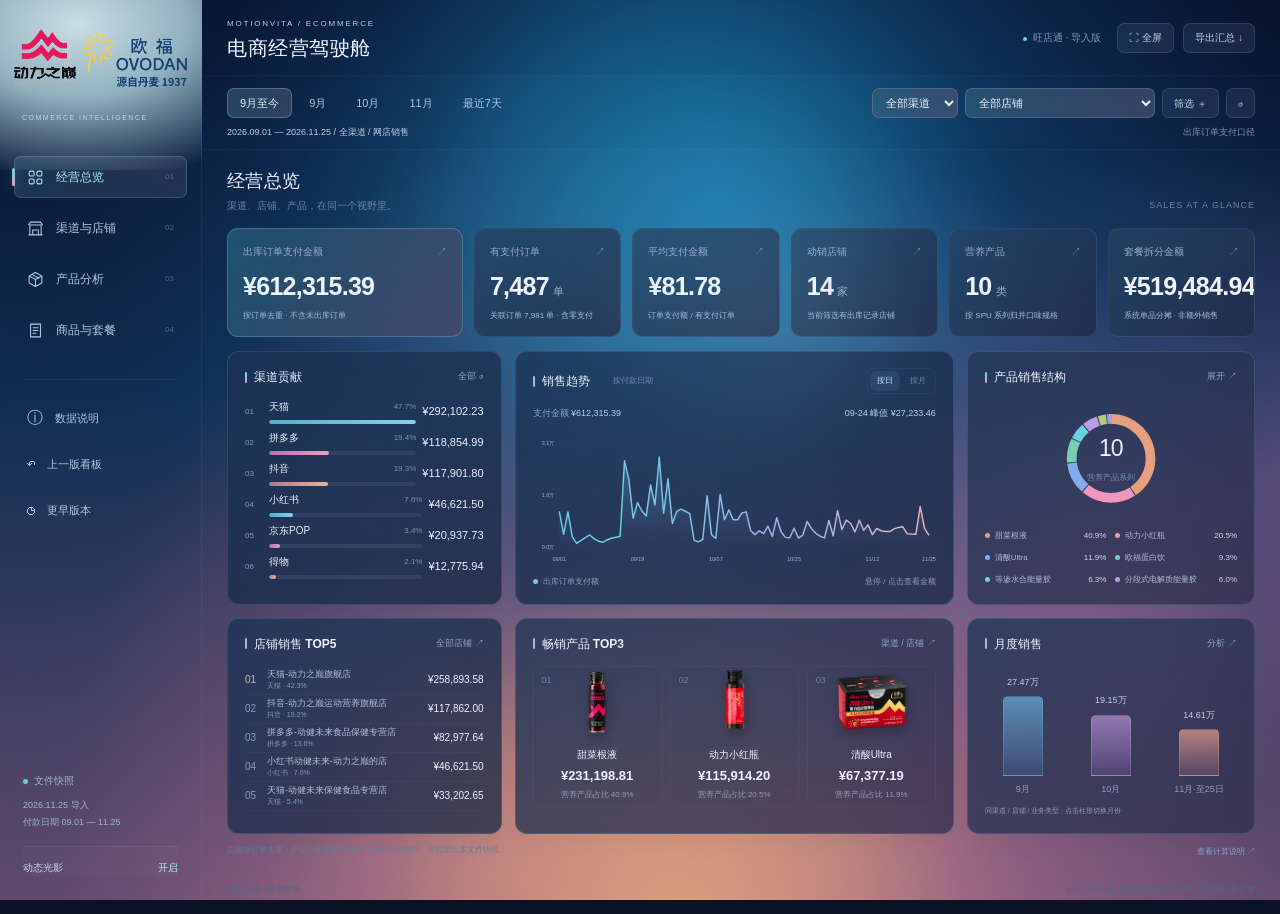
<file: index.html>
<!doctype html>
<html lang="zh-CN"><head><meta charset="utf-8"><meta name="viewport" content="width=device-width,initial-scale=1"><meta name="theme-color" content="#0c1226"><title>动力之巅｜电商经营驾驶舱</title><link rel="stylesheet" href="cockpit.css?v=20261126-v8"></head>
<body><div class="light-field" aria-hidden="true"><i></i><i></i><i></i></div><div class="pointer-glow" aria-hidden="true"></div>
<aside class="sidebar"><a class="brand" href="#overview" aria-label="动力之巅与欧福 · 经营总览"><img src="brand-dual-20261126.svg" alt="动力之巅 × 欧福 OVODAN"></a><div class="sidebar-label">COMMERCE INTELLIGENCE</div><nav aria-label="看板模块"><button data-view="overview" class="active"><svg viewBox="0 0 24 24"><rect x="3" y="3" width="7" height="7" rx="2"/><rect x="14" y="3" width="7" height="7" rx="2"/><rect x="3" y="14" width="7" height="7" rx="2"/><rect x="14" y="14" width="7" height="7" rx="2"/></svg><span>经营总览</span><small>01</small></button><button data-view="channels"><svg viewBox="0 0 24 24"><path d="M4 21V7h16v14M2 7l3-4h14l3 4M8 21v-7h8v7M2 21h20"/></svg><span>渠道与店铺</span><small>02</small></button><button data-view="products"><svg viewBox="0 0 24 24"><path d="m12 2 9 5v10l-9 5-9-5V7l9-5ZM3 7l9 5 9-5M12 12v10M7 4.8l10 5.5"/></svg><span>产品分析</span><small>03</small></button><button data-view="details"><svg viewBox="0 0 24 24"><path d="M5 3h14v18H5zM8 8h8M8 12h8M8 16h5"/></svg><span>商品与套餐</span><small>04</small></button></nav><div class="sidebar-separator"></div><button class="side-utility" id="notes"><span>ⓘ</span> 数据说明</button><a class="side-utility" href="snapshot-cockpit-v7.html"><span>↶</span> 上一版看板</a><a class="side-utility" href="previous.html"><span>◷</span> 更早版本</a><div class="sidebar-bottom"><span class="snapshot-dot"></span><b>文件快照</b><p>2026.11.25 导入<br>付款日期 09.01 — 11.25</p><button id="motion" aria-pressed="false">动态光影 <span>开启</span></button></div></aside>
<div class="workspace"><header class="app-header"><div><a class="mobile-brand" href="#overview" aria-label="动力之巅与欧福"><img src="brand-dual-20261126.svg" alt="动力之巅 × 欧福"></a><span class="header-eyebrow">MOTIONVITA / ECOMMERCE</span><h1 id="page-title">电商经营驾驶舱</h1></div><div class="header-actions"><a class="header-rollback" href="snapshot-cockpit-v7.html">上一版 ↶</a><span class="file-badge"><i></i>旺店通 · 导入版</span><button id="fullscreen" title="进入或退出全屏">⛶ <span>全屏</span></button><button id="export">导出汇总 ↓</button></div></header>
<section class="global-controls" aria-label="全局筛选"><div class="filter-row"><div class="range-tabs" role="group" aria-label="快捷周期"><button data-range="all" class="selected">9月至今</button><button data-range="09">9月</button><button data-range="10">10月</button><button data-range="11">11月</button><button data-range="week">最近7天</button></div><div class="filter-selects"><select id="channel" aria-label="选择渠道"><option value="all">全部渠道</option></select><select id="store" aria-label="选择店铺"><option value="all">全部店铺</option></select><button id="more" aria-expanded="false">筛选 <span>＋</span></button><button id="reset" title="重置全部筛选">↺</button></div></div><div id="extra-filters" hidden><label>开始 <input id="from" type="date" min="2026-09-01" max="2026-11-25" value="2026-09-01"></label><label>截止 <input id="to" type="date" min="2026-09-01" max="2026-11-25" value="2026-11-25"></label><label>业务类型 <select id="type"><option>网店销售</option><option value="all">全部出库业务</option><option>线下零售</option><option>订单补发</option></select></label></div><div class="filter-context"><span id="context">正在读取旺店通数据…</span><span id="filter-alert" role="alert"></span><span class="data-scope">出库订单支付口径</span></div></section>
<main id="main"><div class="loading" role="status">正在整理渠道、店铺与产品数据…</div></main><footer><span>动力之巅 × 丹麦欧福</span><span>出库订单去重 · 套餐按系统单品分摊 · 不含未出库订单</span></footer></div>
<dialog id="detail-dialog"><button class="dialog-close" aria-label="关闭详情">×</button><div id="dialog-body"></div></dialog><div id="toast" role="status"></div><script src="cockpit.js?v=20261126-v8"></script></body></html>
</file>
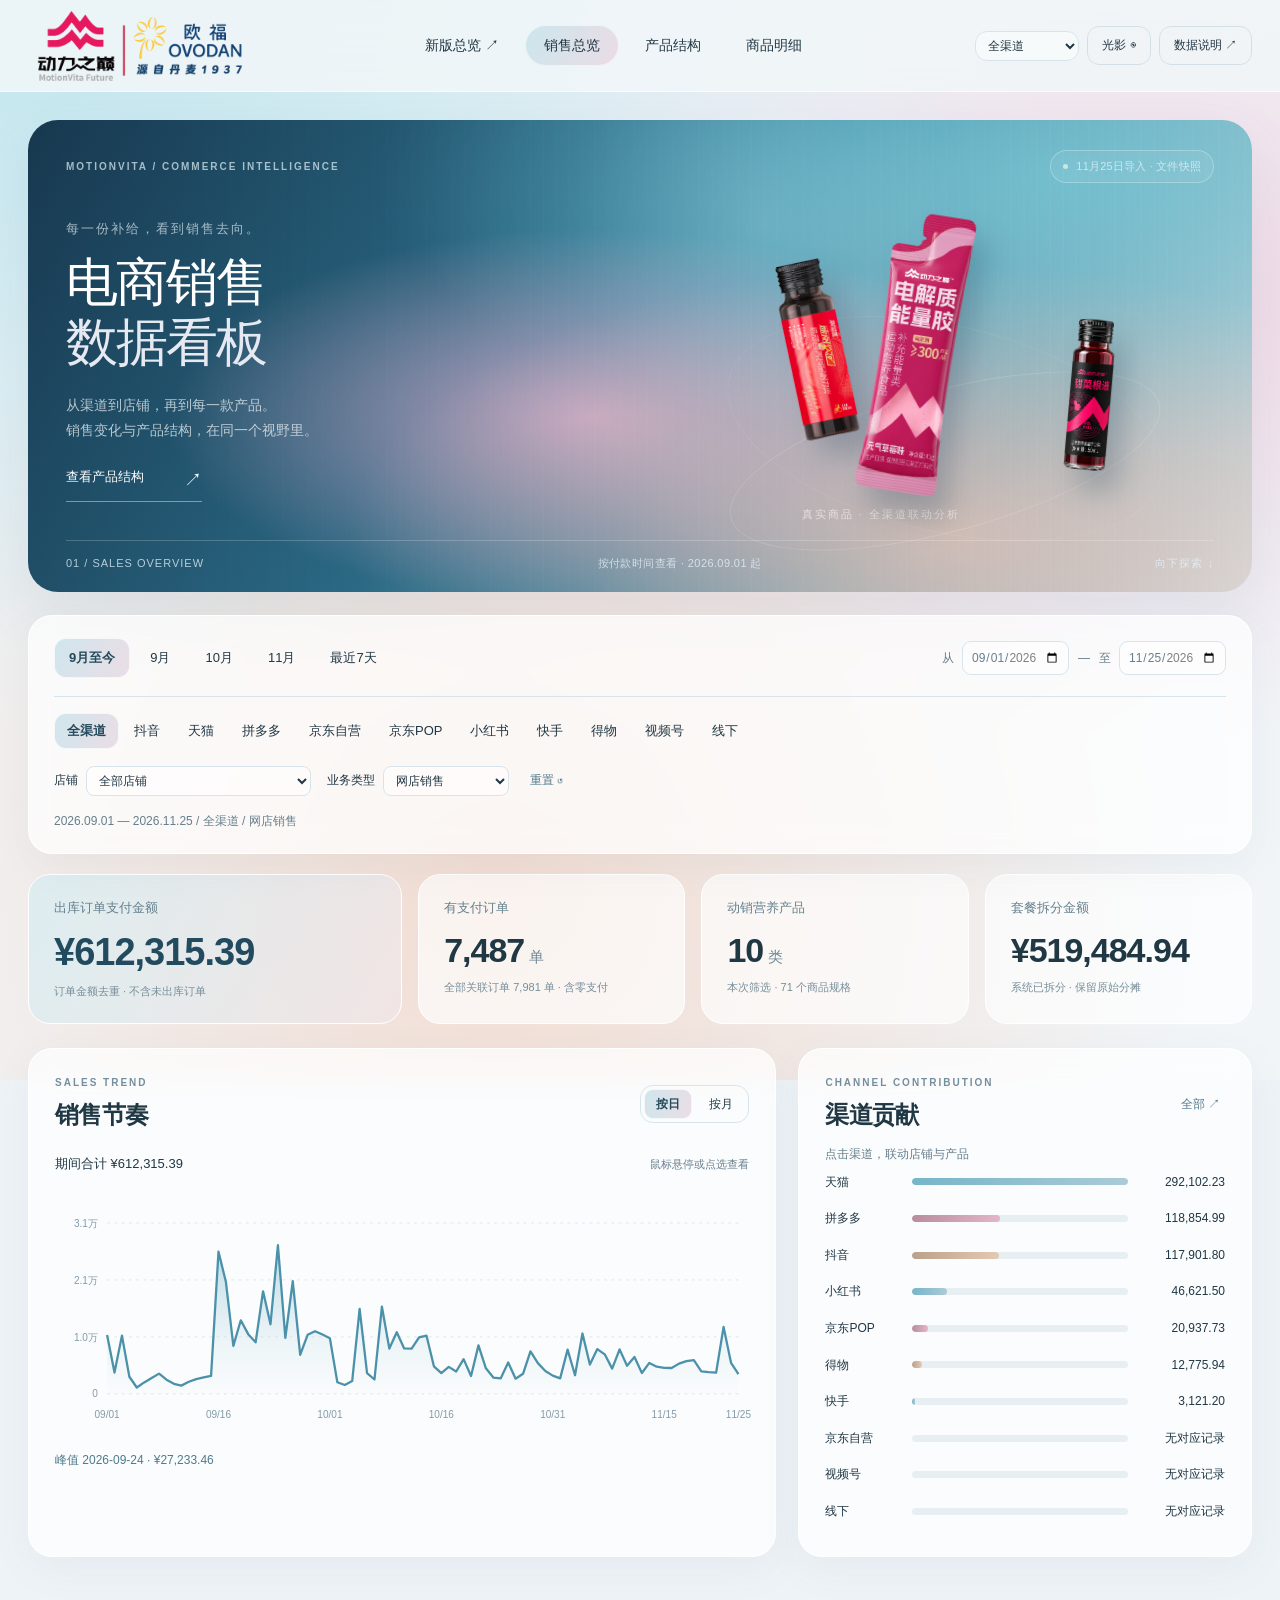
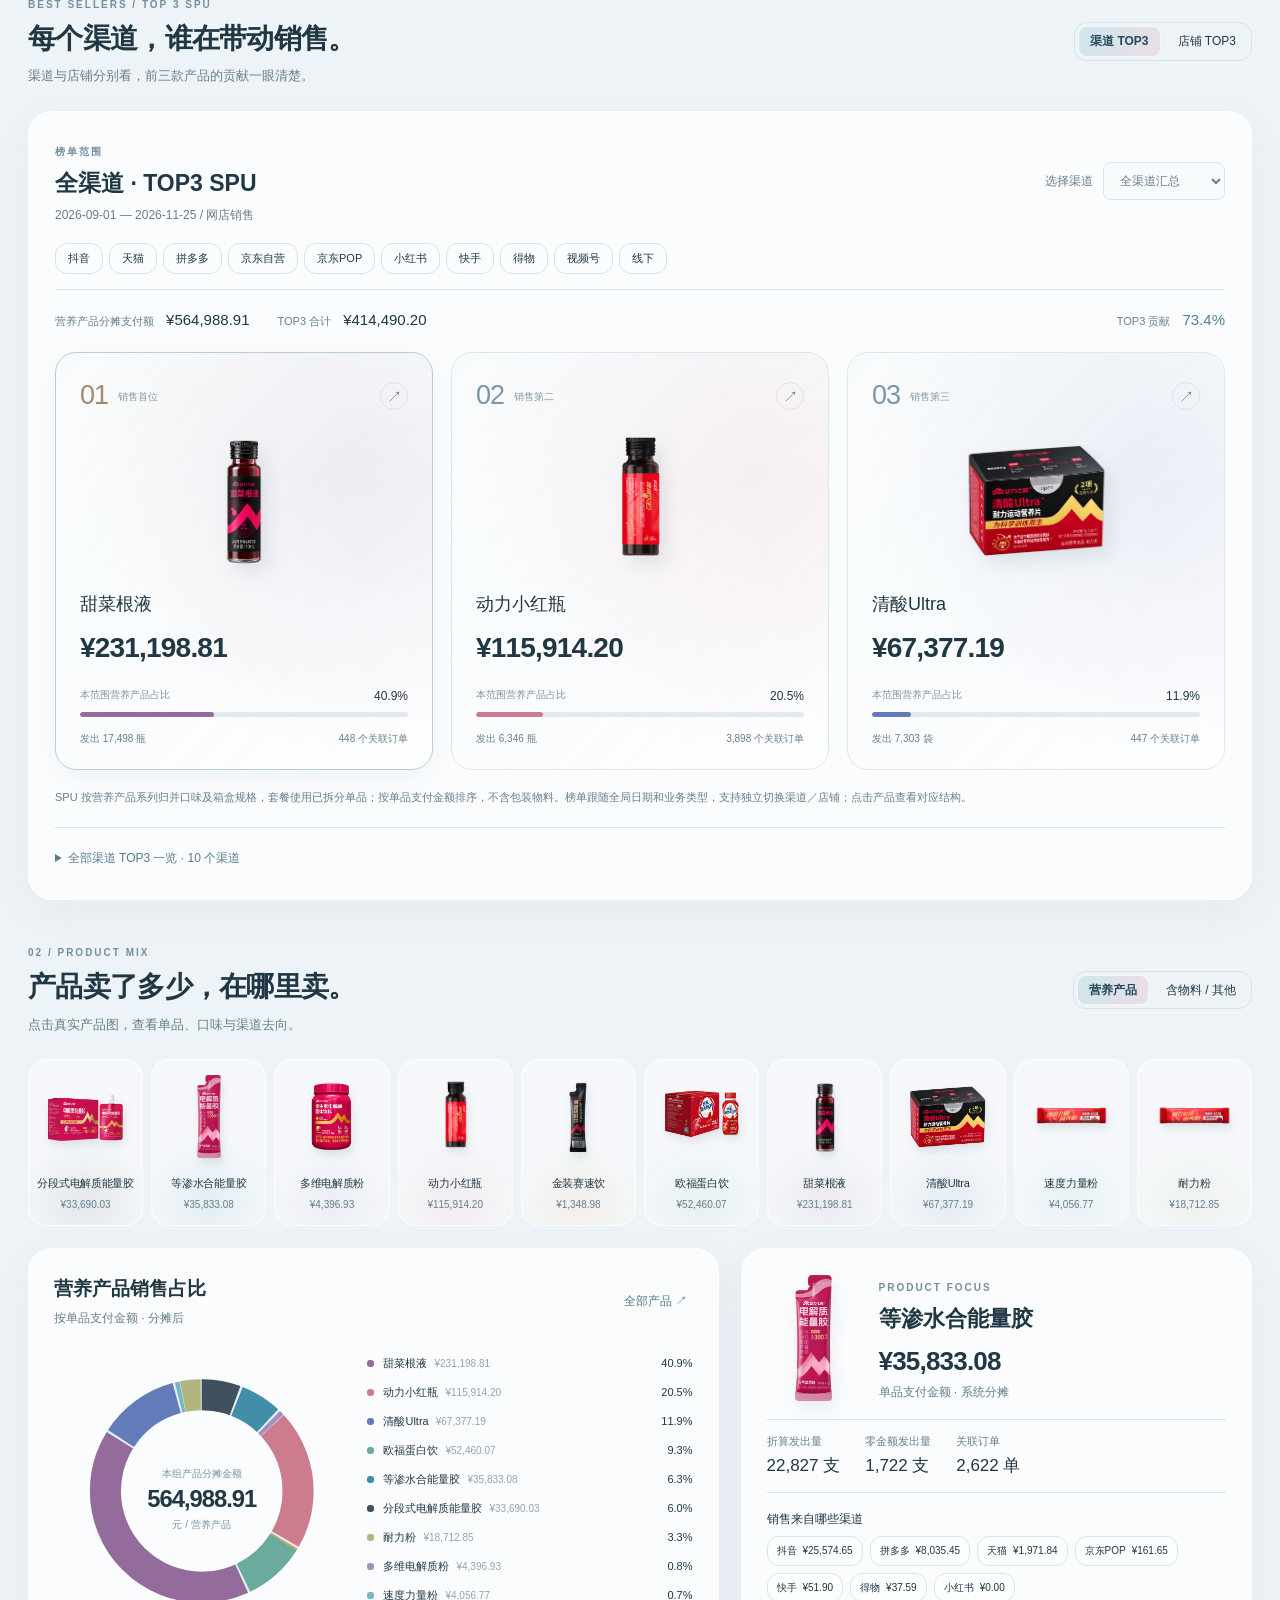
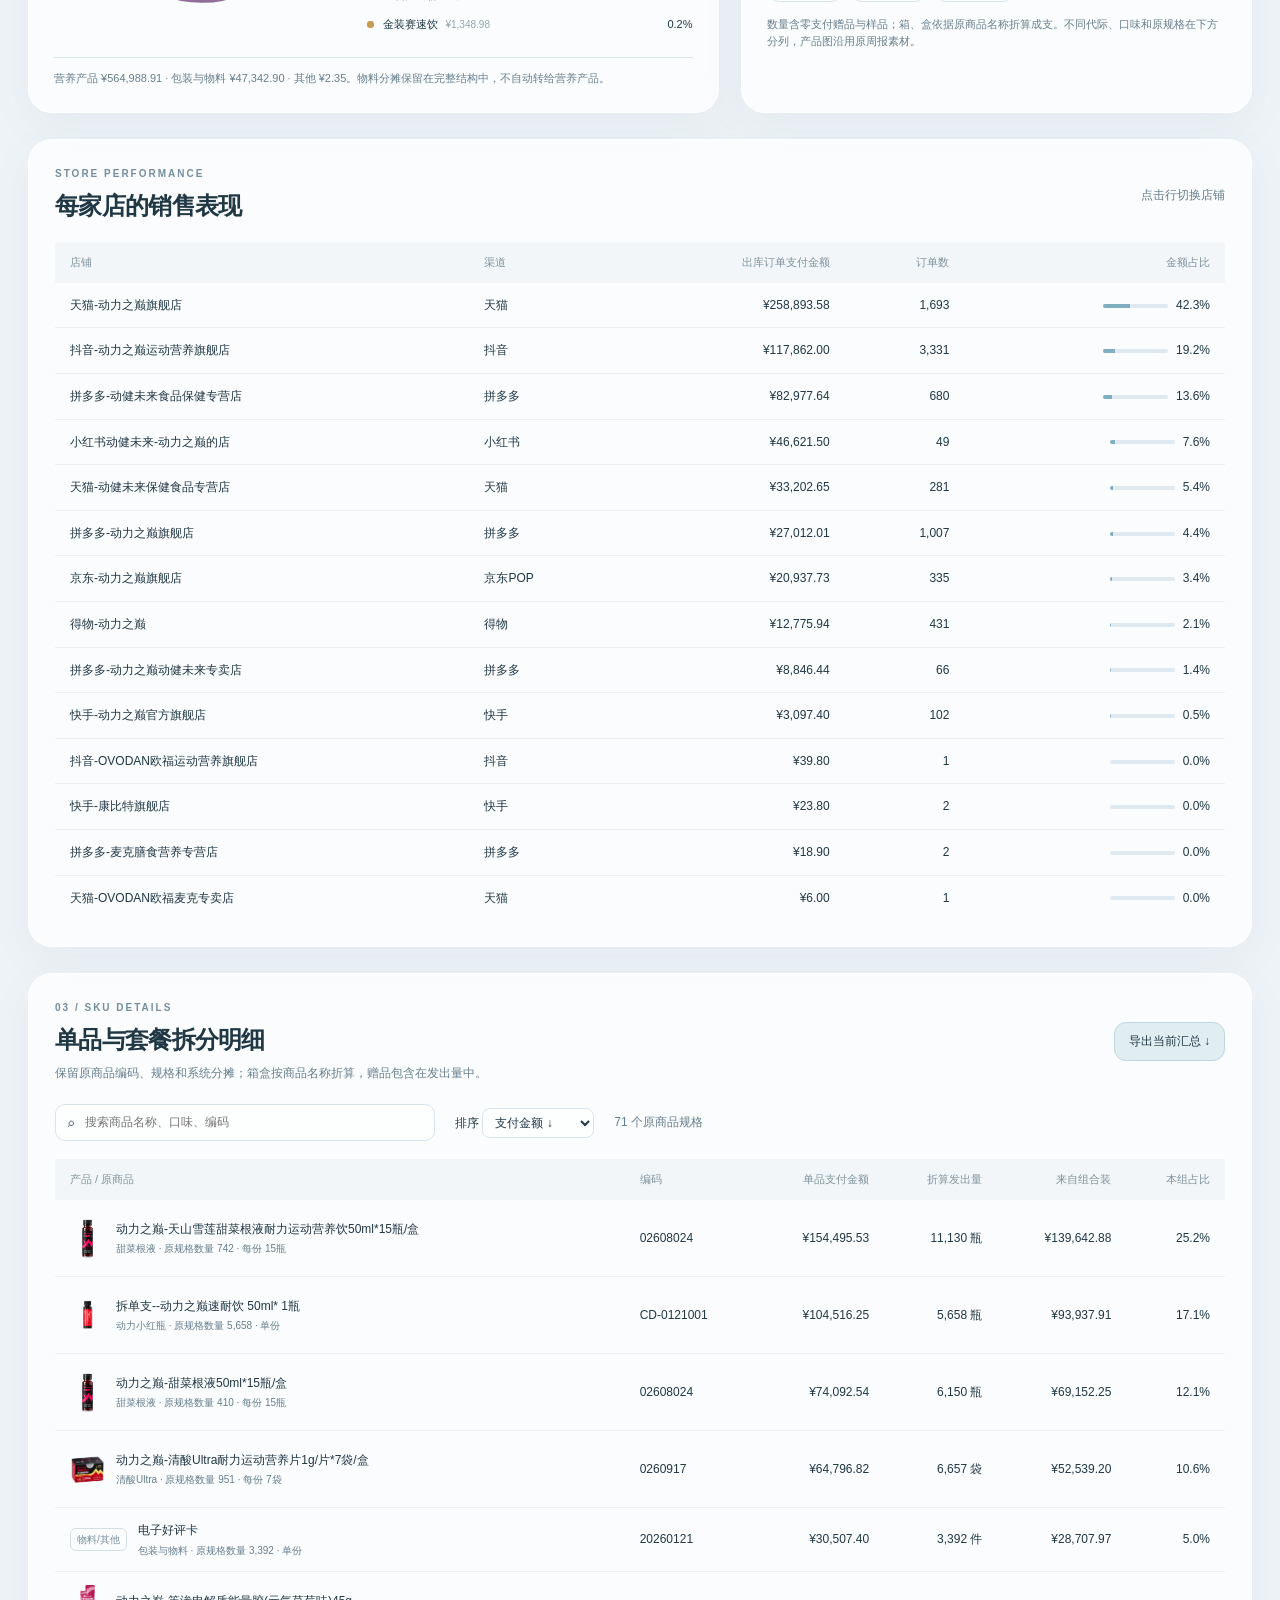
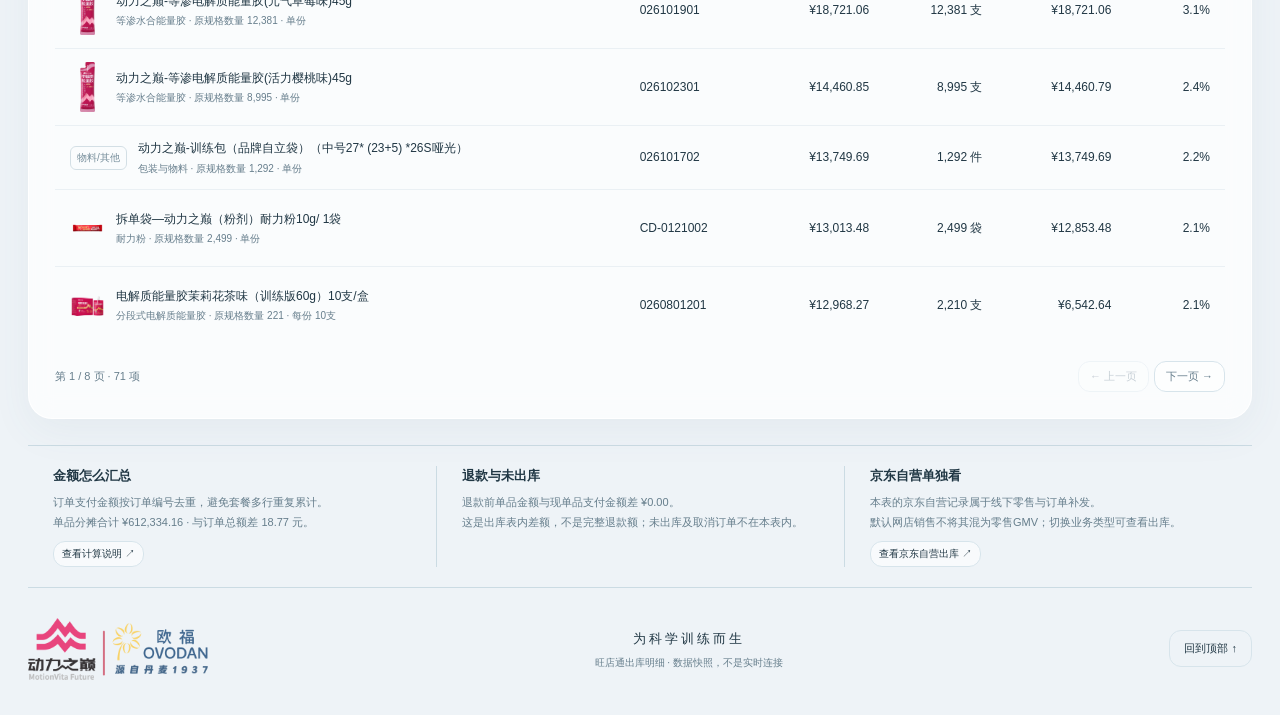
<file: previous.html>
<!doctype html><html lang="zh-CN"><head><meta charset="utf-8"><meta name="viewport" content="width=device-width,initial-scale=1"><meta name="theme-color" content="#d8e9ef"><title>动力之巅｜电商数据看板</title><link rel="stylesheet" href="style.css"><link rel="stylesheet" href="enhancements.css"></head><body>
<div class="ambient" aria-hidden="true"></div><div class="cursor-light" aria-hidden="true"></div>
<header class="topbar"><a class="brand" href="#overview" aria-label="动力之巅与欧福"><img src="assets/brand-dual-header.svg" alt="动力之巅 × 欧福 OVODAN"></a><nav aria-label="主导航"><a href="index.html">新版总览 ↗</a><a class="active" href="#overview">销售总览</a><a href="#products">产品结构</a><a href="#details">商品明细</a></nav><div class="top-actions"><select id="quick-channel" aria-label="随时切换渠道"><option value="all">全渠道</option></select><button id="motion" aria-pressed="false" title="暂停动态光影">光影 <span>◉</span></button><button id="help">数据说明 ↗</button></div></header>
<main><section class="hero" id="overview"><div class="hero-flutes" aria-hidden="true"></div><div class="hero-top"><span class="eyebrow">MOTIONVITA / COMMERCE INTELLIGENCE</span><span class="snapshot"><i></i> 11月25日导入 · 文件快照</span></div><div class="hero-body"><div><p class="hero-kicker">每一份补给，看到销售去向。</p><h1>电商销售<span>数据看板</span></h1><p class="hero-sub">从渠道到店铺，再到每一款产品。<br>销售变化与产品结构，在同一个视野里。</p><a class="hero-link" href="#products">查看产品结构 <span>↗</span></a></div><div class="hero-products" aria-label="动力之巅真实产品展示"><div class="orbit one"></div><div class="orbit two"></div><img class="hp hp1" src="assets/product-red-bottle.png" alt="动力小红瓶"><img class="hp hp2" src="assets/product-isotonic-gel.png" alt="等渗能量胶"><img class="hp hp3" src="assets/product-beet.png" alt="甜菜根液"><div class="hero-product-caption">真实商品 · 全渠道联动分析</div></div></div><div class="hero-bottom"><span>01 / SALES OVERVIEW</span><p>按付款时间查看 · 2026.09.01 起</p><span>向下探索 ↓</span></div></section>
<div id="filter-sentinel" aria-hidden="true"></div><section class="controls panel" aria-label="数据筛选"><div class="control-top"><div class="range-tabs" aria-label="快捷日期"><button data-range="all" class="selected">9月至今</button><button data-range="09">9月</button><button data-range="10">10月</button><button data-range="11">11月</button><button data-range="week">最近7天</button></div><button id="filter-expand" aria-expanded="false">更多筛选 ＋</button><div class="date-fields"><label>从 <input type="date" id="from" value="2026-09-01" min="2026-09-01" max="2026-11-25"></label><span>—</span><label>至 <input type="date" id="to" value="2026-11-25" min="2026-09-01" max="2026-11-25"></label></div></div><div class="control-bottom"><div id="channel-tabs" class="channel-tabs" aria-label="渠道选择"></div><div class="selectors"><label>店铺 <select id="store"><option value="all">全部店铺</option></select></label><label>业务类型 <select id="type"><option value="网店销售">网店销售</option><option value="all">全部出库业务</option><option value="线下零售">线下零售</option><option value="订单补发">订单补发</option></select></label><button id="reset" class="text-button">重置 ↺</button></div></div><div class="scope"><span id="scope-text">正在读取数据…</span><span id="filter-product"></span><span id="validation" role="alert"></span></div></section>
<div id="loading" role="status">正在读取旺店通明细…</div><div id="dashboard" hidden>
<section class="kpis" aria-label="销售核心数据" id="kpis"></section>
<section class="analysis-grid"><article class="panel trend-panel"><div class="section-heading"><div><span class="eyebrow">SALES TREND</span><h2>销售节奏</h2></div><div class="segmented" aria-label="趋势粒度"><button data-grain="day" class="selected">按日</button><button data-grain="month">按月</button></div></div><div class="chart-meta"><strong id="trend-caption"></strong><span>鼠标悬停或点选查看</span></div><div id="trend" class="trend"></div><div id="trend-tooltip" class="chart-tooltip" aria-live="polite"></div></article><article class="panel channels-panel"><div class="section-heading"><div><span class="eyebrow">CHANNEL CONTRIBUTION</span><h2>渠道贡献</h2></div><button class="text-button" id="all-channels">全部 ↗</button></div><p class="subtle">点击渠道，联动店铺与产品</p><div id="channel-chart"></div></article></section>
<section id="spu-ranking" class="ranking-section"><div class="section-heading section-large"><div><span class="eyebrow">BEST SELLERS / TOP 3 SPU</span><h2>每个渠道，谁在带动销售。</h2><p>渠道与店铺分别看，前三款产品的贡献一眼清楚。</p></div><div class="segmented" aria-label="TOP3榜单类型"><button data-rank-mode="channel" class="selected">渠道 TOP3</button><button data-rank-mode="store">店铺 TOP3</button></div></div><div class="panel ranking-panel"><div class="rank-toolbar"><div><span class="eyebrow">榜单范围</span><h3 id="rank-title"></h3><p id="rank-period" class="subtle"></p></div><label><span id="rank-select-label">选择渠道</span><select id="rank-entity" aria-label="切换TOP3榜单范围"></select></label></div><div id="rank-switches" class="rank-switches"></div><div id="rank-summary" class="rank-summary"></div><div id="rank-cards" class="rank-cards" aria-live="polite"></div><p class="rank-note">SPU 按营养产品系列归并口味及箱盒规格，套餐使用已拆分单品；按单品支付金额排序，不含包装物料。榜单跟随全局日期和业务类型，支持独立切换渠道／店铺；点击产品查看对应结构。</p><details class="rank-overview"><summary id="rank-overview-title">全部渠道 TOP3 一览</summary><div id="rank-overview"></div></details></div></section>
<section id="products" class="products-section"><div class="section-heading section-large"><div><span class="eyebrow">02 / PRODUCT MIX</span><h2>产品卖了多少，在哪里卖。</h2><p>点击真实产品图，查看单品、口味与渠道去向。</p></div><div class="segmented" aria-label="产品结构范围"><button data-mix="nutrition" class="selected">营养产品</button><button data-mix="all">含物料 / 其他</button></div></div><div class="product-deck" id="product-deck" aria-label="选择产品"></div><div class="mix-grid"><article class="panel mix-panel"><div class="section-heading"><div><h3 id="mix-heading">产品销售占比</h3><p class="subtle">按单品支付金额 · 分摊后</p></div><button id="clear-product" class="text-button">全部产品 ↗</button></div><div class="donut-layout"><div id="donut"></div><div id="mix-list"></div></div><div class="mix-foot" id="mix-foot"></div></article><article class="panel focus-panel" id="focus-panel"></article></div></section>
<section class="panel store-panel"><div class="section-heading"><div><span class="eyebrow">STORE PERFORMANCE</span><h2>每家店的销售表现</h2></div><span class="subtle">点击行切换店铺</span></div><div class="table-scroll"><table><thead><tr><th>店铺</th><th>渠道</th><th id="store-amount-label">支付金额</th><th>订单数</th><th>金额占比</th></tr></thead><tbody id="store-table"></tbody></table></div></section>
<section id="details" class="panel detail-panel"><div class="section-heading"><div><span class="eyebrow">03 / SKU DETAILS</span><h2>单品与套餐拆分明细</h2><p class="subtle">保留原商品编码、规格和系统分摊；箱盒按商品名称折算，赠品包含在发出量中。</p></div><button id="export" class="primary-button">导出当前汇总 ↓</button></div><div class="table-toolbar"><label class="search">⌕ <input id="search" type="search" placeholder="搜索商品名称、口味、编码"></label><label>排序 <select id="sort"><option value="amount">支付金额 ↓</option><option value="quantity">发出量 ↓</option><option value="name">商品名称</option></select></label><span id="sku-count" class="subtle"></span></div><div class="table-scroll"><table class="sku-table"><thead><tr><th>产品 / 原商品</th><th>编码</th><th>单品支付金额</th><th>折算发出量</th><th>来自组合装</th><th>本组占比</th></tr></thead><tbody id="sku-table"></tbody></table></div><div class="pagination"><span id="page-label"></span><div><button id="prev">← 上一页</button><button id="next">下一页 →</button></div></div></section>
<section class="audit-strip" id="audit"></section></div>
<footer><img src="assets/brand-dual-header.svg" alt="动力之巅与欧福"><div><strong>为科学训练而生</strong><p>旺店通出库明细 · 数据快照，不是实时连接</p></div><button id="backtop">回到顶部 ↑</button></footer></main>
<dialog id="method"><div class="modal-head"><span class="eyebrow">DATA NOTES</span><button id="close-help" aria-label="关闭说明">×</button></div><h2>看数据前，先看清范围</h2><div id="method-body"></div></dialog><script src="previous-app.js"></script></body></html>
</file>
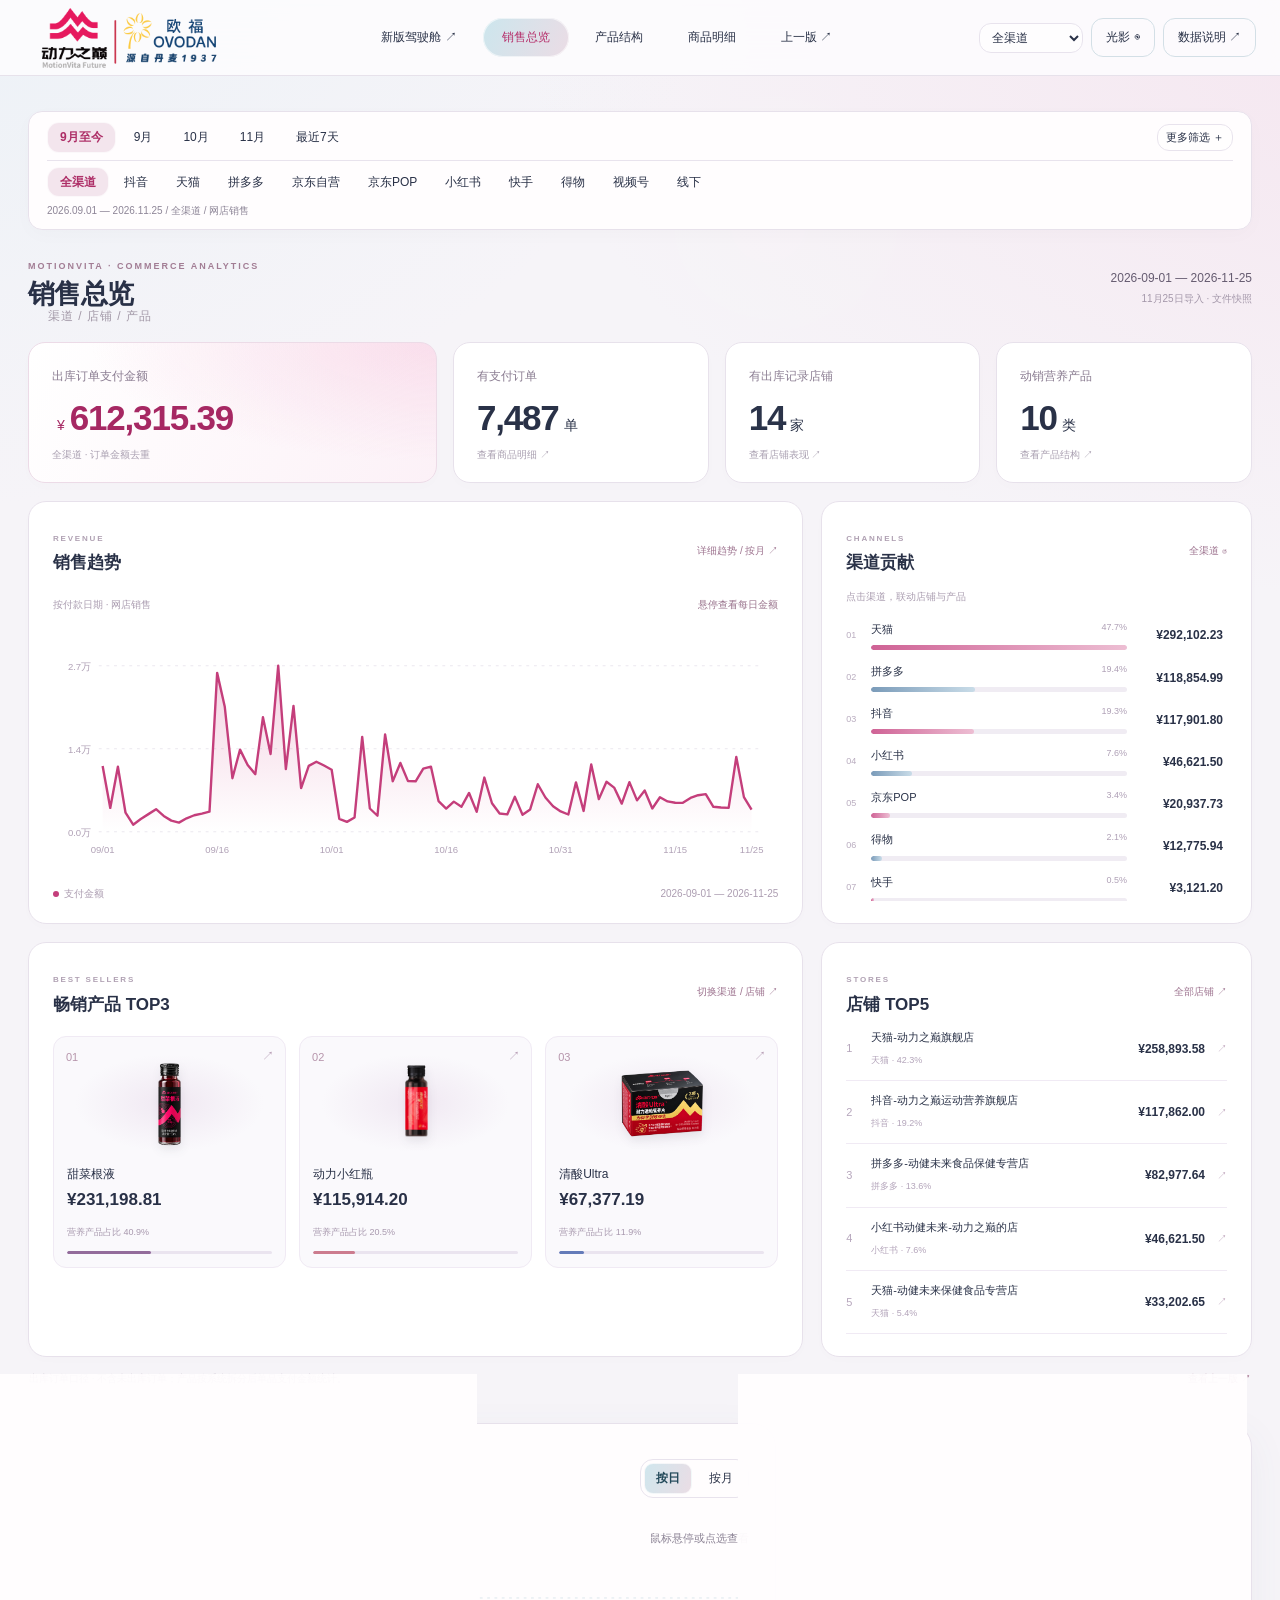
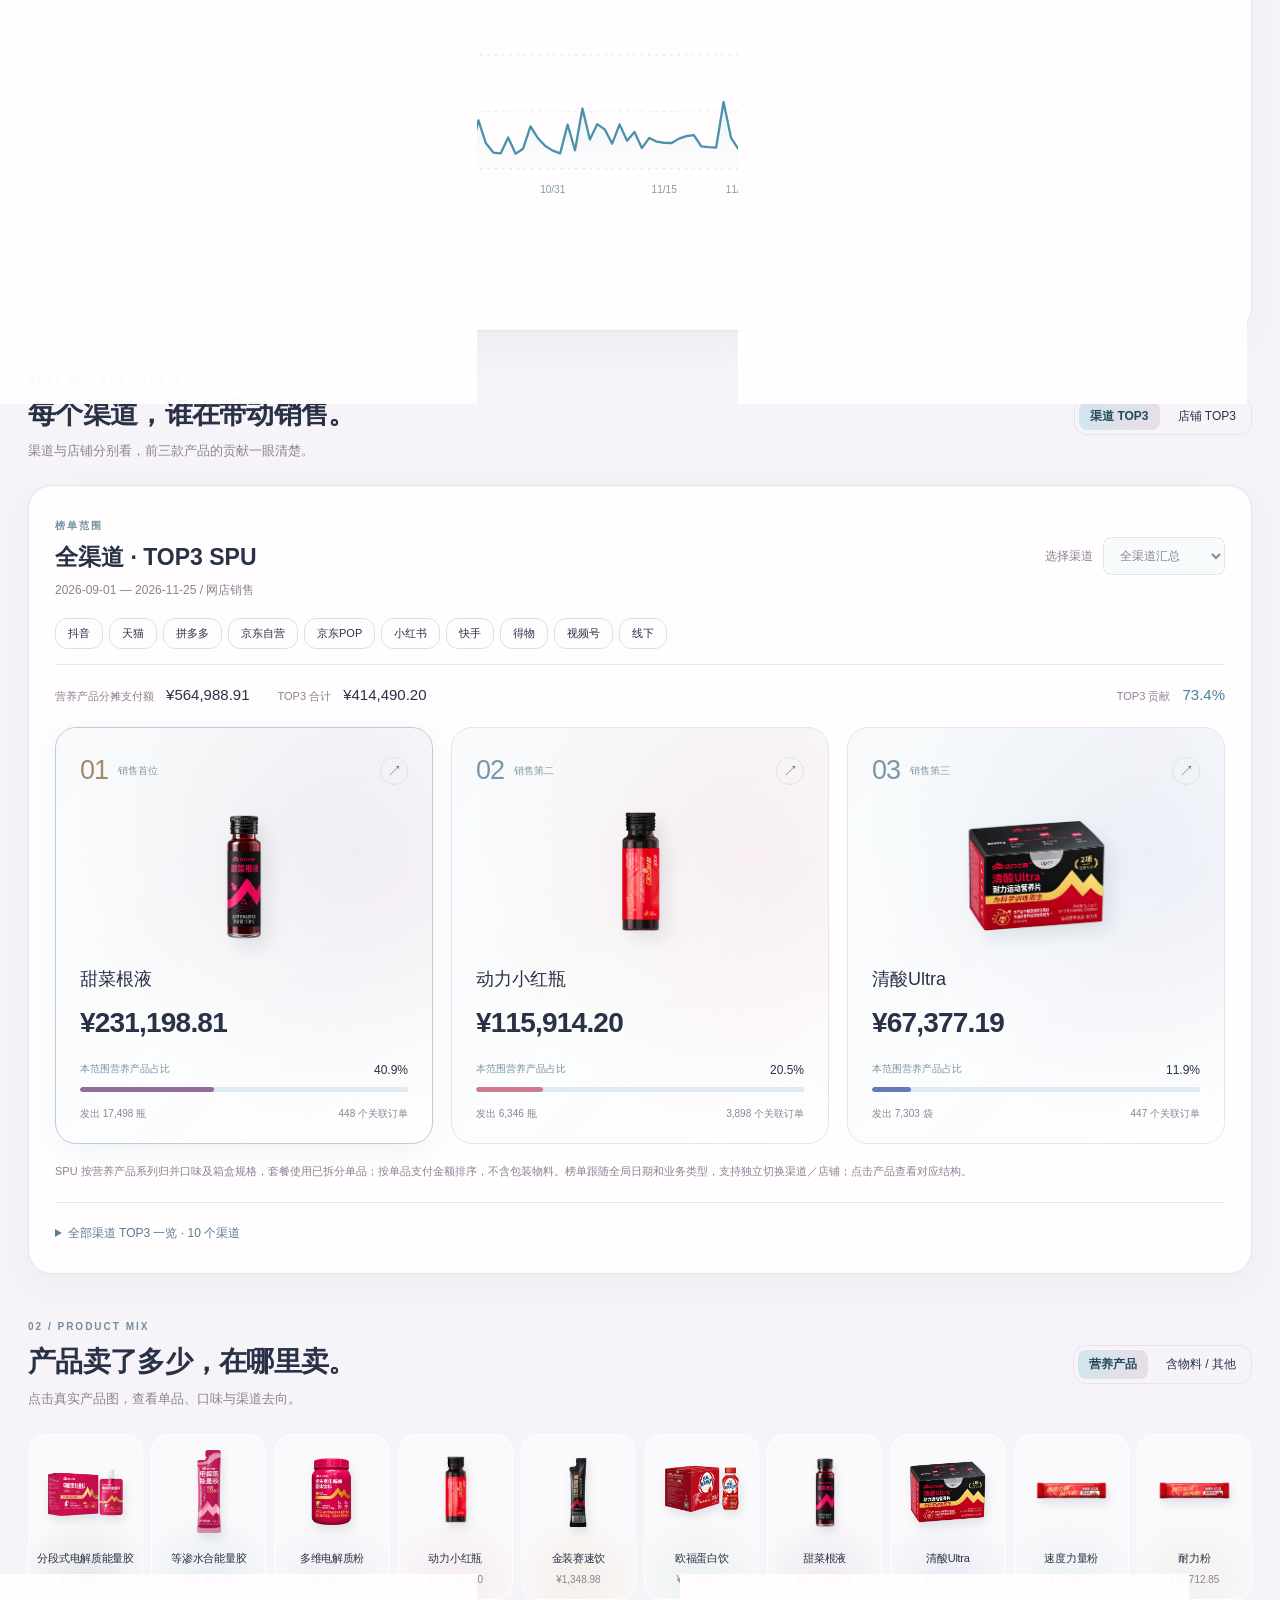
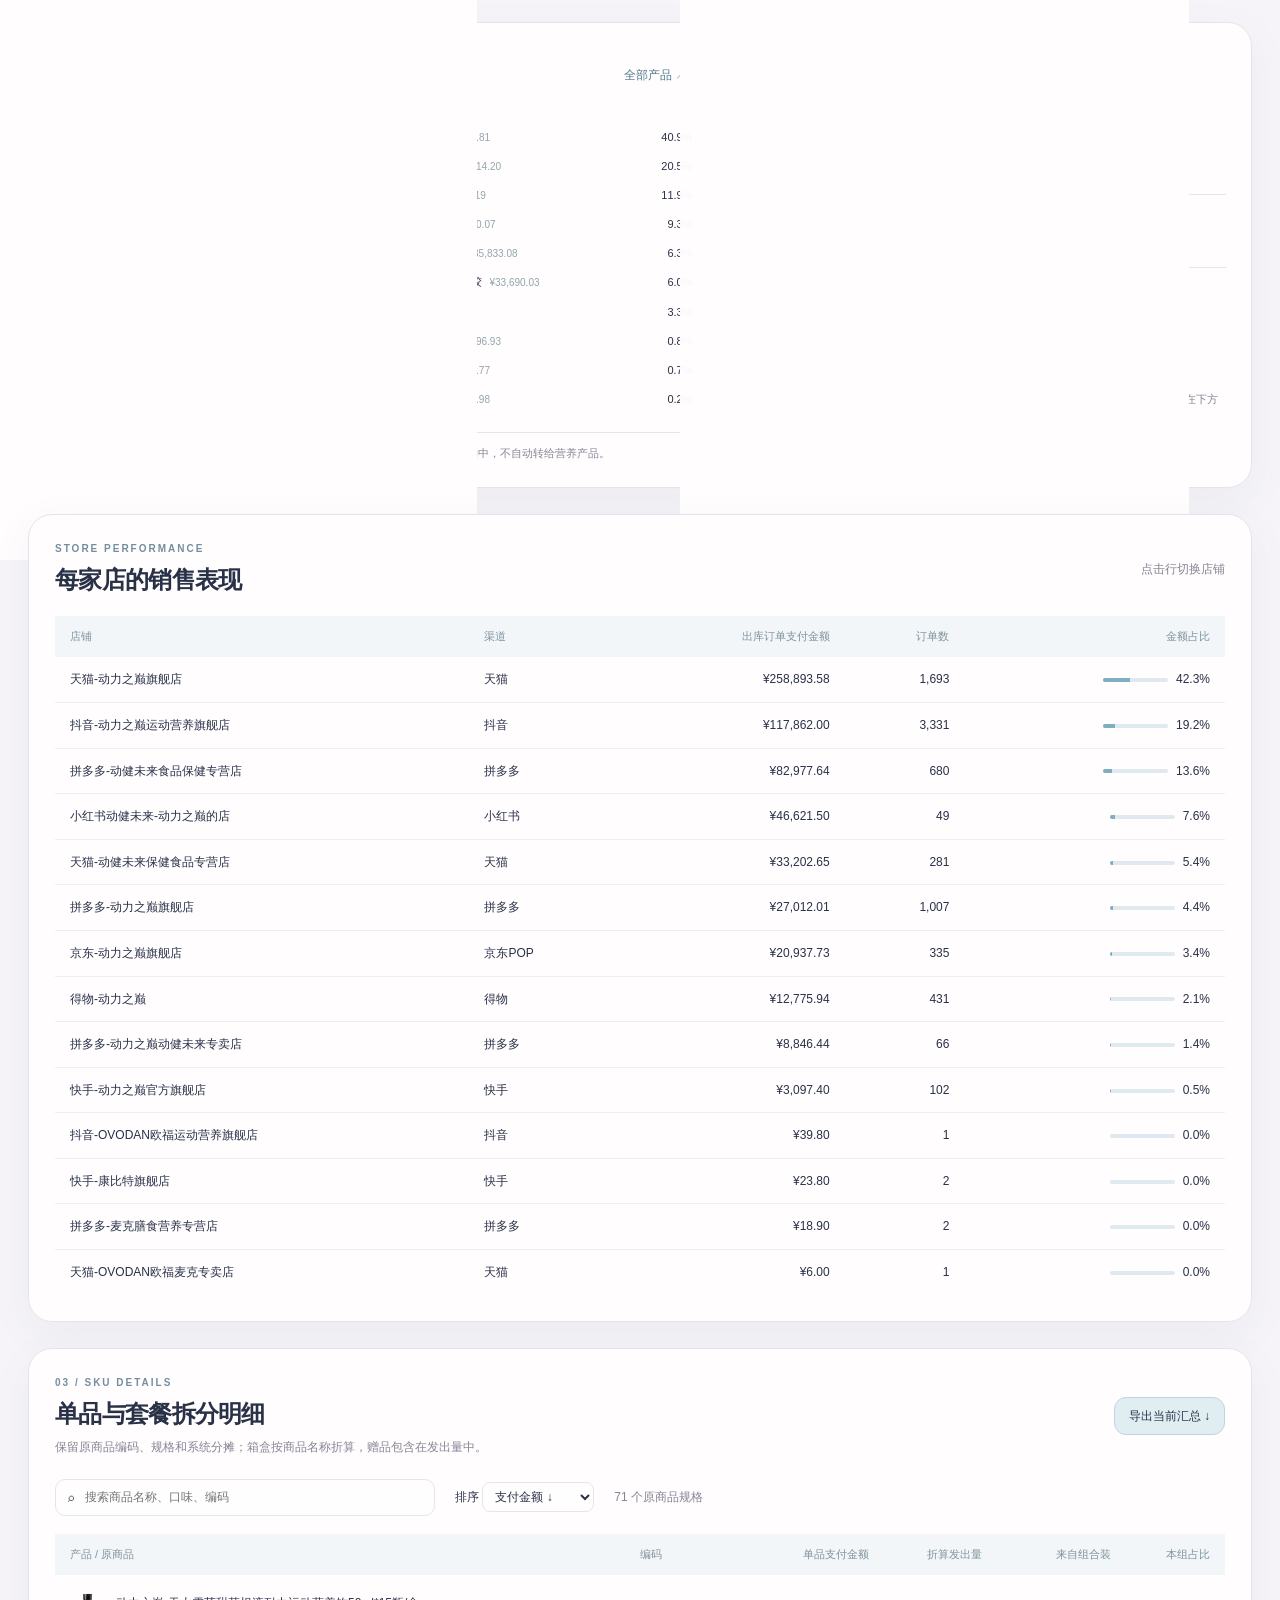
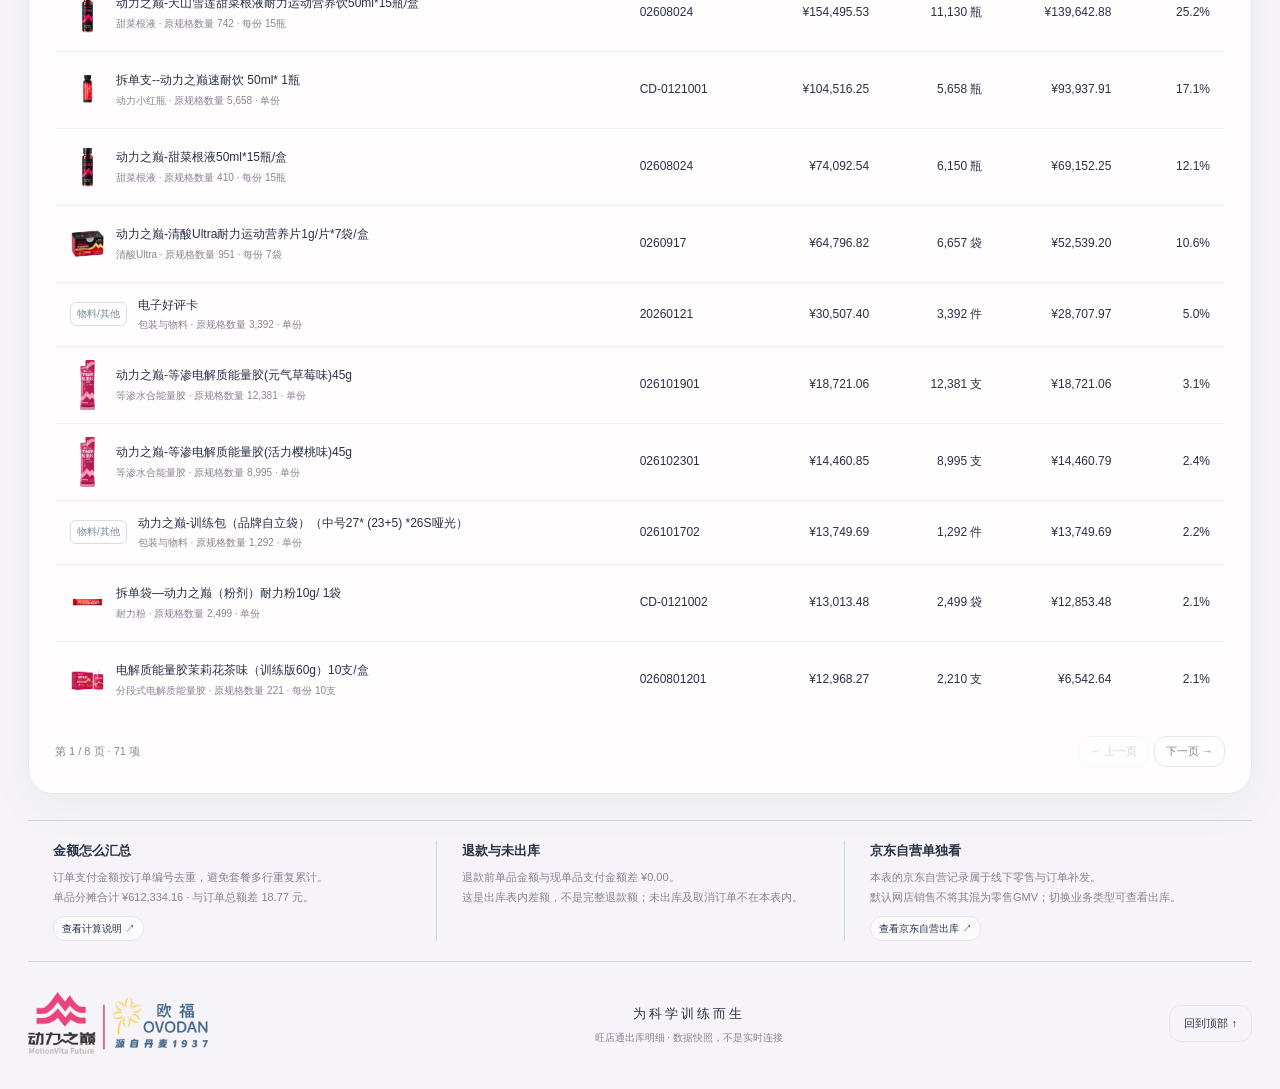
<file: snapshot-20261126.html>
<!doctype html><html lang="zh-CN"><head><meta charset="utf-8"><meta name="viewport" content="width=device-width,initial-scale=1"><meta name="theme-color" content="#d8e9ef"><title>动力之巅｜上一版看板</title><link rel="stylesheet" href="style.css?v=20261126-clear1"><link rel="stylesheet" href="enhancements.css?v=20261126-clear1"><link rel="stylesheet" href="panorama.css?v=20261126-clear1"></head><body>
<div class="ambient" aria-hidden="true"></div><div class="cursor-light" aria-hidden="true"></div>
<header class="topbar"><a class="brand" href="#panorama" aria-label="动力之巅与欧福"><img src="assets/brand-dual-header.svg" alt="动力之巅 × 欧福 OVODAN"></a><nav aria-label="主导航"><a href="index.html">新版驾驶舱 ↗</a><a class="active" href="#panorama">销售总览</a><a href="#products">产品结构</a><a href="#details">商品明细</a><a href="previous.html">上一版 ↗</a></nav><div class="top-actions"><select id="quick-channel" aria-label="随时切换渠道"><option value="all">全渠道</option></select><button id="motion" aria-pressed="false" title="暂停动态光影">光影 <span>◉</span></button><button id="help">数据说明 ↗</button></div></header>
<main><section class="hero" id="overview"><div class="hero-flutes" aria-hidden="true"></div><div class="hero-top"><span class="eyebrow">MOTIONVITA / COMMERCE INTELLIGENCE</span><span class="snapshot"><i></i> 11月25日导入 · 文件快照</span></div><div class="hero-body"><div><p class="hero-kicker">每一份补给，看到销售去向。</p><h1>电商销售<span>数据看板</span></h1><p class="hero-sub">从渠道到店铺，再到每一款产品。<br>销售变化与产品结构，在同一个视野里。</p><a class="hero-link" href="#products">查看产品结构 <span>↗</span></a></div><div class="hero-products" aria-label="动力之巅真实产品展示"><div class="orbit one"></div><div class="orbit two"></div><img class="hp hp1" src="assets/product-red-bottle.png" alt="动力小红瓶"><img class="hp hp2" src="assets/product-isotonic-gel.png" alt="等渗能量胶"><img class="hp hp3" src="assets/product-beet.png" alt="甜菜根液"><div class="hero-product-caption">真实商品 · 全渠道联动分析</div></div></div><div class="hero-bottom"><span>01 / SALES OVERVIEW</span><p>按付款时间查看 · 2026.09.01 起</p><span>向下探索 ↓</span></div></section>
<div id="filter-sentinel" aria-hidden="true"></div><section class="controls panel" aria-label="数据筛选"><div class="control-top"><div class="range-tabs" aria-label="快捷日期"><button data-range="all" class="selected">9月至今</button><button data-range="09">9月</button><button data-range="10">10月</button><button data-range="11">11月</button><button data-range="week">最近7天</button></div><button id="filter-expand" aria-expanded="false">更多筛选 ＋</button><div class="date-fields"><label>从 <input type="date" id="from" value="2026-09-01" min="2026-09-01" max="2026-11-25"></label><span>—</span><label>至 <input type="date" id="to" value="2026-11-25" min="2026-09-01" max="2026-11-25"></label></div></div><div class="control-bottom"><div id="channel-tabs" class="channel-tabs" aria-label="渠道选择"></div><div class="selectors"><label>店铺 <select id="store"><option value="all">全部店铺</option></select></label><label>业务类型 <select id="type"><option value="网店销售">网店销售</option><option value="all">全部出库业务</option><option value="线下零售">线下零售</option><option value="订单补发">订单补发</option></select></label><button id="reset" class="text-button">重置 ↺</button></div></div><div class="scope"><span id="scope-text">正在读取数据…</span><span id="filter-product"></span><span id="validation" role="alert"></span></div></section>
<section id="panorama" aria-label="电商经营全景"></section><div id="loading" role="status">正在读取旺店通明细…</div><div id="dashboard" hidden>
<section class="kpis" aria-label="销售核心数据" id="kpis"></section>
<section class="analysis-grid"><article class="panel trend-panel"><div class="section-heading"><div><span class="eyebrow">SALES TREND</span><h2>销售节奏</h2></div><div class="segmented" aria-label="趋势粒度"><button data-grain="day" class="selected">按日</button><button data-grain="month">按月</button></div></div><div class="chart-meta"><strong id="trend-caption"></strong><span>鼠标悬停或点选查看</span></div><div id="trend" class="trend"></div><div id="trend-tooltip" class="chart-tooltip" aria-live="polite"></div></article><article class="panel channels-panel"><div class="section-heading"><div><span class="eyebrow">CHANNEL CONTRIBUTION</span><h2>渠道贡献</h2></div><button class="text-button" id="all-channels">全部 ↗</button></div><p class="subtle">点击渠道，联动店铺与产品</p><div id="channel-chart"></div></article></section>
<section id="spu-ranking" class="ranking-section"><div class="section-heading section-large"><div><span class="eyebrow">BEST SELLERS / TOP 3 SPU</span><h2>每个渠道，谁在带动销售。</h2><p>渠道与店铺分别看，前三款产品的贡献一眼清楚。</p></div><div class="segmented" aria-label="TOP3榜单类型"><button data-rank-mode="channel" class="selected">渠道 TOP3</button><button data-rank-mode="store">店铺 TOP3</button></div></div><div class="panel ranking-panel"><div class="rank-toolbar"><div><span class="eyebrow">榜单范围</span><h3 id="rank-title"></h3><p id="rank-period" class="subtle"></p></div><label><span id="rank-select-label">选择渠道</span><select id="rank-entity" aria-label="切换TOP3榜单范围"></select></label></div><div id="rank-switches" class="rank-switches"></div><div id="rank-summary" class="rank-summary"></div><div id="rank-cards" class="rank-cards" aria-live="polite"></div><p class="rank-note">SPU 按营养产品系列归并口味及箱盒规格，套餐使用已拆分单品；按单品支付金额排序，不含包装物料。榜单跟随全局日期和业务类型，支持独立切换渠道／店铺；点击产品查看对应结构。</p><details class="rank-overview"><summary id="rank-overview-title">全部渠道 TOP3 一览</summary><div id="rank-overview"></div></details></div></section>
<section id="products" class="products-section"><div class="section-heading section-large"><div><span class="eyebrow">02 / PRODUCT MIX</span><h2>产品卖了多少，在哪里卖。</h2><p>点击真实产品图，查看单品、口味与渠道去向。</p></div><div class="segmented" aria-label="产品结构范围"><button data-mix="nutrition" class="selected">营养产品</button><button data-mix="all">含物料 / 其他</button></div></div><div class="product-deck" id="product-deck" aria-label="选择产品"></div><div class="mix-grid"><article class="panel mix-panel"><div class="section-heading"><div><h3 id="mix-heading">产品销售占比</h3><p class="subtle">按单品支付金额 · 分摊后</p></div><button id="clear-product" class="text-button">全部产品 ↗</button></div><div class="donut-layout"><div id="donut"></div><div id="mix-list"></div></div><div class="mix-foot" id="mix-foot"></div></article><article class="panel focus-panel" id="focus-panel"></article></div></section>
<section class="panel store-panel"><div class="section-heading"><div><span class="eyebrow">STORE PERFORMANCE</span><h2>每家店的销售表现</h2></div><span class="subtle">点击行切换店铺</span></div><div class="table-scroll"><table><thead><tr><th>店铺</th><th>渠道</th><th id="store-amount-label">支付金额</th><th>订单数</th><th>金额占比</th></tr></thead><tbody id="store-table"></tbody></table></div></section>
<section id="details" class="panel detail-panel"><div class="section-heading"><div><span class="eyebrow">03 / SKU DETAILS</span><h2>单品与套餐拆分明细</h2><p class="subtle">保留原商品编码、规格和系统分摊；箱盒按商品名称折算，赠品包含在发出量中。</p></div><button id="export" class="primary-button">导出当前汇总 ↓</button></div><div class="table-toolbar"><label class="search">⌕ <input id="search" type="search" placeholder="搜索商品名称、口味、编码"></label><label>排序 <select id="sort"><option value="amount">支付金额 ↓</option><option value="quantity">发出量 ↓</option><option value="name">商品名称</option></select></label><span id="sku-count" class="subtle"></span></div><div class="table-scroll"><table class="sku-table"><thead><tr><th>产品 / 原商品</th><th>编码</th><th>单品支付金额</th><th>折算发出量</th><th>来自组合装</th><th>本组占比</th></tr></thead><tbody id="sku-table"></tbody></table></div><div class="pagination"><span id="page-label"></span><div><button id="prev">← 上一页</button><button id="next">下一页 →</button></div></div></section>
<section class="audit-strip" id="audit"></section></div>
<footer><img src="assets/brand-dual-header.svg" alt="动力之巅与欧福"><div><strong>为科学训练而生</strong><p>旺店通出库明细 · 数据快照，不是实时连接</p></div><button id="backtop">回到顶部 ↑</button></footer></main>
<dialog id="method"><div class="modal-head"><span class="eyebrow">DATA NOTES</span><button id="close-help" aria-label="关闭说明">×</button></div><h2>看数据前，先看清范围</h2><div id="method-body"></div></dialog><script src="app.js?v=20261126-clear1"></script><script src="panorama.js?v=20261126-clear1"></script></body></html>
</file>
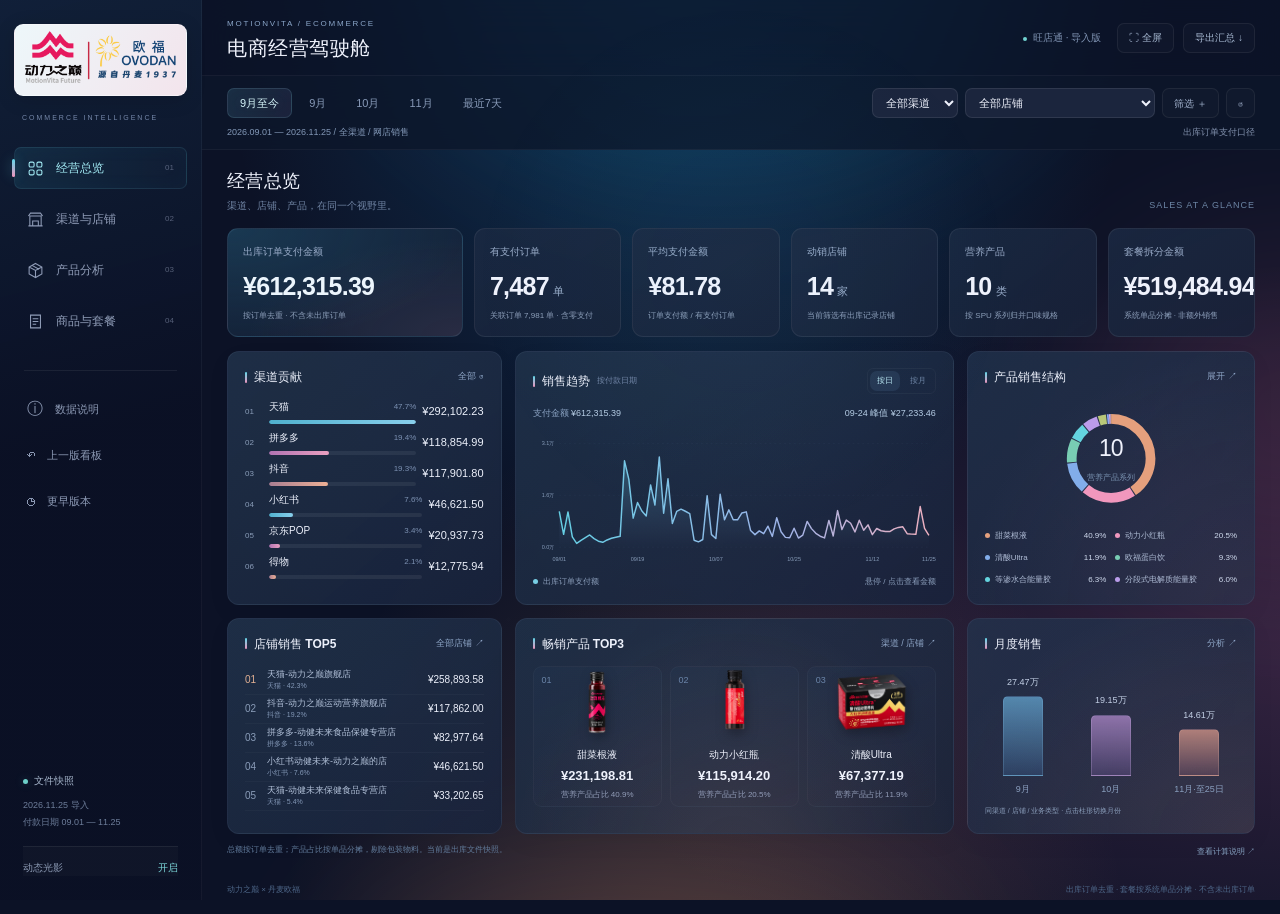
<file: snapshot-cockpit-v5.html>
<!doctype html>
<html lang="zh-CN"><head><meta charset="utf-8"><meta name="viewport" content="width=device-width,initial-scale=1"><meta name="theme-color" content="#0c1226"><title>动力之巅｜电商经营驾驶舱</title><link rel="stylesheet" href="cockpit-v5.css"></head>
<body><div class="light-field" aria-hidden="true"><i></i><i></i><i></i></div><div class="pointer-glow" aria-hidden="true"></div>
<aside class="sidebar"><a class="brand" href="#overview" aria-label="动力之巅与欧福 · 经营总览"><img src="assets/brand-dual-header.svg" alt="动力之巅 × 欧福 OVODAN"></a><div class="sidebar-label">COMMERCE INTELLIGENCE</div><nav aria-label="看板模块"><button data-view="overview" class="active"><svg viewBox="0 0 24 24"><rect x="3" y="3" width="7" height="7" rx="2"/><rect x="14" y="3" width="7" height="7" rx="2"/><rect x="3" y="14" width="7" height="7" rx="2"/><rect x="14" y="14" width="7" height="7" rx="2"/></svg><span>经营总览</span><small>01</small></button><button data-view="channels"><svg viewBox="0 0 24 24"><path d="M4 21V7h16v14M2 7l3-4h14l3 4M8 21v-7h8v7M2 21h20"/></svg><span>渠道与店铺</span><small>02</small></button><button data-view="products"><svg viewBox="0 0 24 24"><path d="m12 2 9 5v10l-9 5-9-5V7l9-5ZM3 7l9 5 9-5M12 12v10M7 4.8l10 5.5"/></svg><span>产品分析</span><small>03</small></button><button data-view="details"><svg viewBox="0 0 24 24"><path d="M5 3h14v18H5zM8 8h8M8 12h8M8 16h5"/></svg><span>商品与套餐</span><small>04</small></button></nav><div class="sidebar-separator"></div><button class="side-utility" id="notes"><span>ⓘ</span> 数据说明</button><a class="side-utility" href="snapshot-20261126.html"><span>↶</span> 上一版看板</a><a class="side-utility" href="previous.html"><span>◷</span> 更早版本</a><div class="sidebar-bottom"><span class="snapshot-dot"></span><b>文件快照</b><p>2026.11.25 导入<br>付款日期 09.01 — 11.25</p><button id="motion" aria-pressed="false">动态光影 <span>开启</span></button></div></aside>
<div class="workspace"><header class="app-header"><div><a class="mobile-brand" href="#overview" aria-label="动力之巅与欧福"><img src="assets/brand-dual-header.svg" alt="动力之巅 × 欧福"></a><span class="header-eyebrow">MOTIONVITA / ECOMMERCE</span><h1 id="page-title">电商经营驾驶舱</h1></div><div class="header-actions"><a class="header-rollback" href="snapshot-20261126.html">上一版 ↶</a><span class="file-badge"><i></i>旺店通 · 导入版</span><button id="fullscreen" title="进入或退出全屏">⛶ <span>全屏</span></button><button id="export">导出汇总 ↓</button></div></header>
<section class="global-controls" aria-label="全局筛选"><div class="filter-row"><div class="range-tabs" role="group" aria-label="快捷周期"><button data-range="all" class="selected">9月至今</button><button data-range="09">9月</button><button data-range="10">10月</button><button data-range="11">11月</button><button data-range="week">最近7天</button></div><div class="filter-selects"><select id="channel" aria-label="选择渠道"><option value="all">全部渠道</option></select><select id="store" aria-label="选择店铺"><option value="all">全部店铺</option></select><button id="more" aria-expanded="false">筛选 <span>＋</span></button><button id="reset" title="重置全部筛选">↺</button></div></div><div id="extra-filters" hidden><label>开始 <input id="from" type="date" min="2026-09-01" max="2026-11-25" value="2026-09-01"></label><label>截止 <input id="to" type="date" min="2026-09-01" max="2026-11-25" value="2026-11-25"></label><label>业务类型 <select id="type"><option>网店销售</option><option value="all">全部出库业务</option><option>线下零售</option><option>订单补发</option></select></label></div><div class="filter-context"><span id="context">正在读取旺店通数据…</span><span id="filter-alert" role="alert"></span><span class="data-scope">出库订单支付口径</span></div></section>
<main id="main"><div class="loading" role="status">正在整理渠道、店铺与产品数据…</div></main><footer><span>动力之巅 × 丹麦欧福</span><span>出库订单去重 · 套餐按系统单品分摊 · 不含未出库订单</span></footer></div>
<dialog id="detail-dialog"><button class="dialog-close" aria-label="关闭详情">×</button><div id="dialog-body"></div></dialog><div id="toast" role="status"></div><script src="cockpit-v5.js"></script></body></html>
</file>
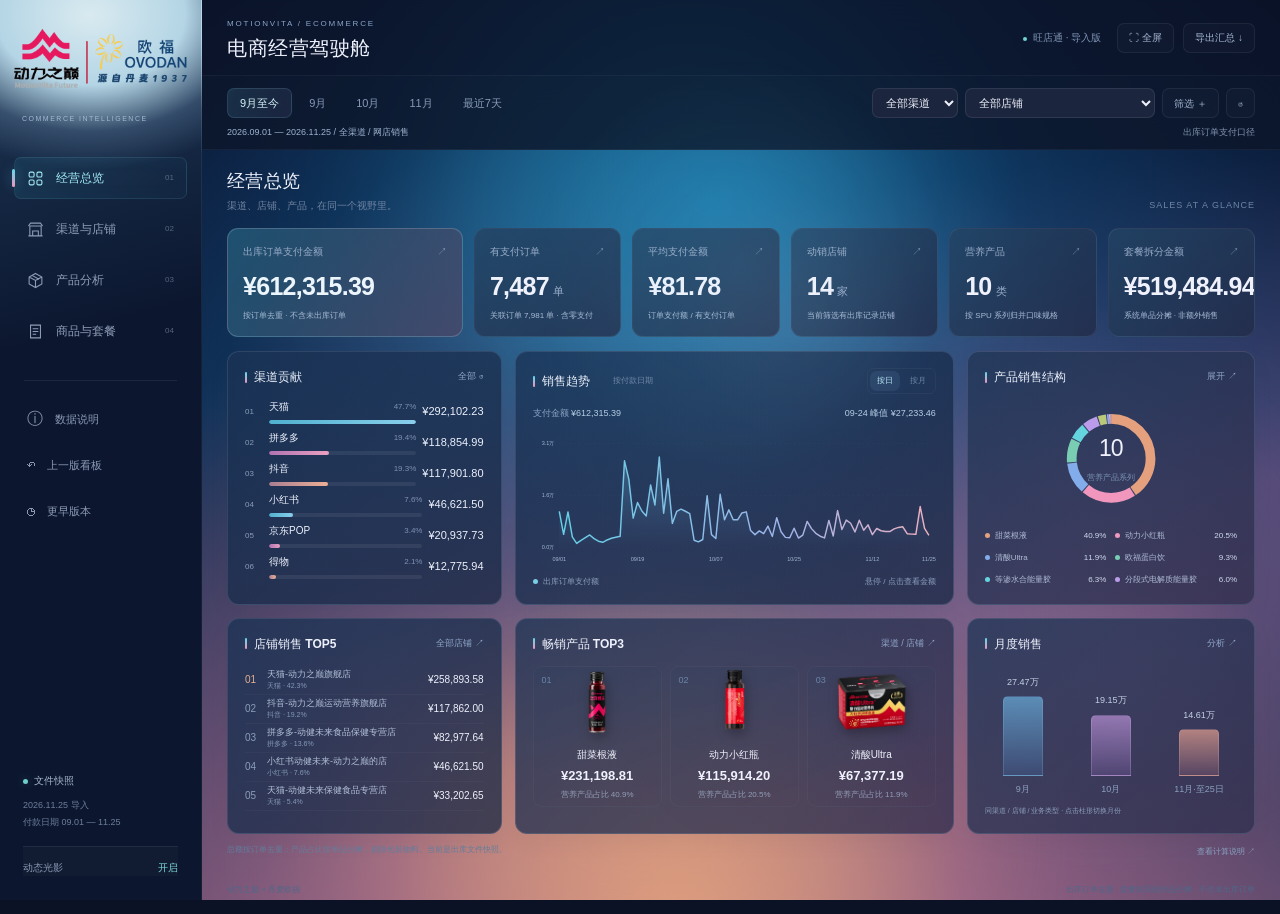
<file: snapshot-cockpit-v6.html>
<!doctype html>
<html lang="zh-CN"><head><meta charset="utf-8"><meta name="viewport" content="width=device-width,initial-scale=1"><meta name="theme-color" content="#0c1226"><title>动力之巅｜电商经营驾驶舱</title><link rel="stylesheet" href="cockpit-v6.css"></head>
<body><div class="light-field" aria-hidden="true"><i></i><i></i><i></i></div><div class="pointer-glow" aria-hidden="true"></div>
<aside class="sidebar"><a class="brand" href="#overview" aria-label="动力之巅与欧福 · 经营总览"><img src="assets/brand-dual-header.svg" alt="动力之巅 × 欧福 OVODAN"></a><div class="sidebar-label">COMMERCE INTELLIGENCE</div><nav aria-label="看板模块"><button data-view="overview" class="active"><svg viewBox="0 0 24 24"><rect x="3" y="3" width="7" height="7" rx="2"/><rect x="14" y="3" width="7" height="7" rx="2"/><rect x="3" y="14" width="7" height="7" rx="2"/><rect x="14" y="14" width="7" height="7" rx="2"/></svg><span>经营总览</span><small>01</small></button><button data-view="channels"><svg viewBox="0 0 24 24"><path d="M4 21V7h16v14M2 7l3-4h14l3 4M8 21v-7h8v7M2 21h20"/></svg><span>渠道与店铺</span><small>02</small></button><button data-view="products"><svg viewBox="0 0 24 24"><path d="m12 2 9 5v10l-9 5-9-5V7l9-5ZM3 7l9 5 9-5M12 12v10M7 4.8l10 5.5"/></svg><span>产品分析</span><small>03</small></button><button data-view="details"><svg viewBox="0 0 24 24"><path d="M5 3h14v18H5zM8 8h8M8 12h8M8 16h5"/></svg><span>商品与套餐</span><small>04</small></button></nav><div class="sidebar-separator"></div><button class="side-utility" id="notes"><span>ⓘ</span> 数据说明</button><a class="side-utility" href="snapshot-cockpit-v5.html"><span>↶</span> 上一版看板</a><a class="side-utility" href="previous.html"><span>◷</span> 更早版本</a><div class="sidebar-bottom"><span class="snapshot-dot"></span><b>文件快照</b><p>2026.11.25 导入<br>付款日期 09.01 — 11.25</p><button id="motion" aria-pressed="false">动态光影 <span>开启</span></button></div></aside>
<div class="workspace"><header class="app-header"><div><a class="mobile-brand" href="#overview" aria-label="动力之巅与欧福"><img src="assets/brand-dual-header.svg" alt="动力之巅 × 欧福"></a><span class="header-eyebrow">MOTIONVITA / ECOMMERCE</span><h1 id="page-title">电商经营驾驶舱</h1></div><div class="header-actions"><a class="header-rollback" href="snapshot-cockpit-v5.html">上一版 ↶</a><span class="file-badge"><i></i>旺店通 · 导入版</span><button id="fullscreen" title="进入或退出全屏">⛶ <span>全屏</span></button><button id="export">导出汇总 ↓</button></div></header>
<section class="global-controls" aria-label="全局筛选"><div class="filter-row"><div class="range-tabs" role="group" aria-label="快捷周期"><button data-range="all" class="selected">9月至今</button><button data-range="09">9月</button><button data-range="10">10月</button><button data-range="11">11月</button><button data-range="week">最近7天</button></div><div class="filter-selects"><select id="channel" aria-label="选择渠道"><option value="all">全部渠道</option></select><select id="store" aria-label="选择店铺"><option value="all">全部店铺</option></select><button id="more" aria-expanded="false">筛选 <span>＋</span></button><button id="reset" title="重置全部筛选">↺</button></div></div><div id="extra-filters" hidden><label>开始 <input id="from" type="date" min="2026-09-01" max="2026-11-25" value="2026-09-01"></label><label>截止 <input id="to" type="date" min="2026-09-01" max="2026-11-25" value="2026-11-25"></label><label>业务类型 <select id="type"><option>网店销售</option><option value="all">全部出库业务</option><option>线下零售</option><option>订单补发</option></select></label></div><div class="filter-context"><span id="context">正在读取旺店通数据…</span><span id="filter-alert" role="alert"></span><span class="data-scope">出库订单支付口径</span></div></section>
<main id="main"><div class="loading" role="status">正在整理渠道、店铺与产品数据…</div></main><footer><span>动力之巅 × 丹麦欧福</span><span>出库订单去重 · 套餐按系统单品分摊 · 不含未出库订单</span></footer></div>
<dialog id="detail-dialog"><button class="dialog-close" aria-label="关闭详情">×</button><div id="dialog-body"></div></dialog><div id="toast" role="status"></div><script src="cockpit-v6.js"></script></body></html>
</file>
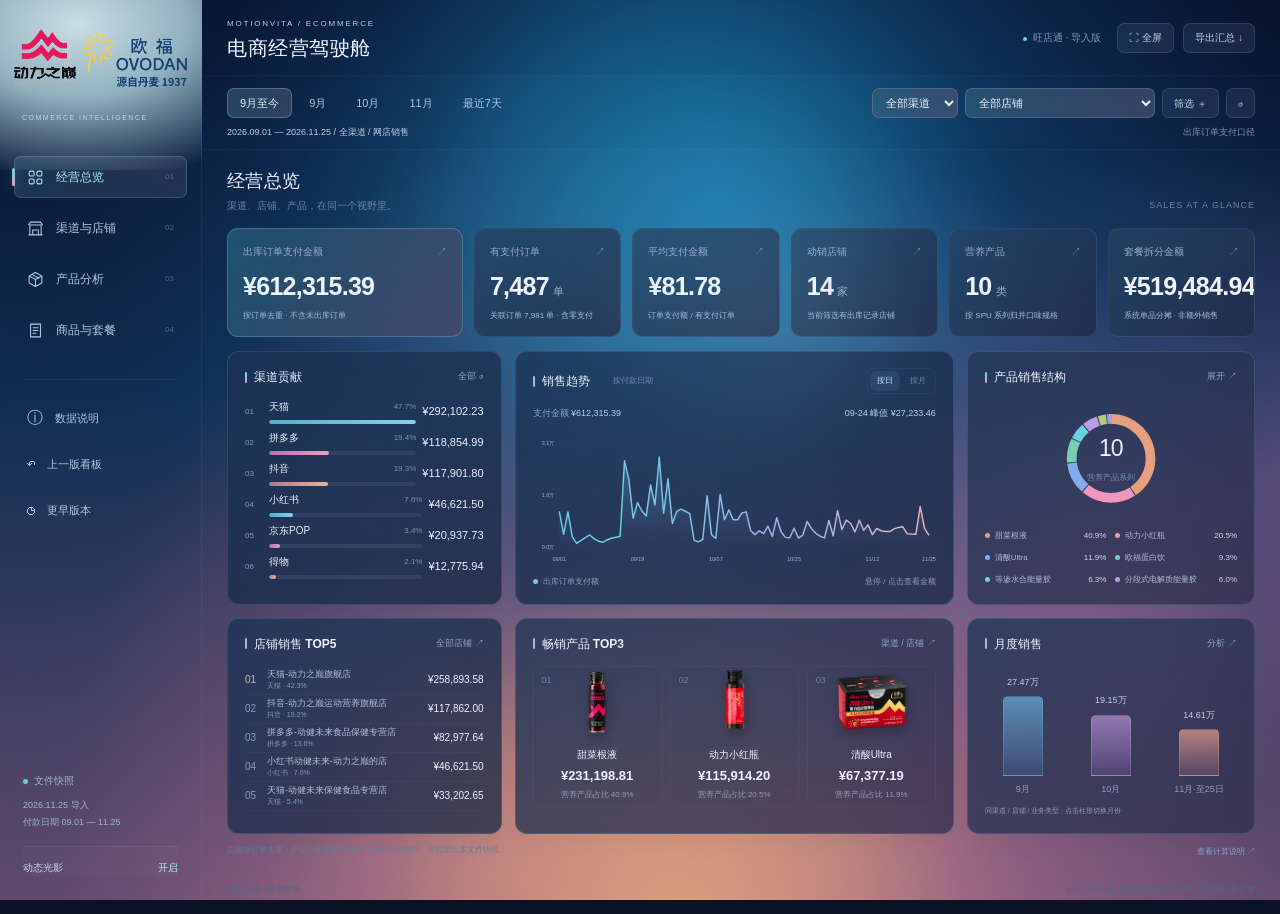
<file: snapshot-cockpit-v7.html>
<!doctype html>
<html lang="zh-CN"><head><meta charset="utf-8"><meta name="viewport" content="width=device-width,initial-scale=1"><meta name="theme-color" content="#0c1226"><title>动力之巅｜电商经营驾驶舱</title><link rel="stylesheet" href="cockpit-v7.css"></head>
<body><div class="light-field" aria-hidden="true"><i></i><i></i><i></i></div><div class="pointer-glow" aria-hidden="true"></div>
<aside class="sidebar"><a class="brand" href="#overview" aria-label="动力之巅与欧福 · 经营总览"><img src="brand-dual-20261126.svg" alt="动力之巅 × 欧福 OVODAN"></a><div class="sidebar-label">COMMERCE INTELLIGENCE</div><nav aria-label="看板模块"><button data-view="overview" class="active"><svg viewBox="0 0 24 24"><rect x="3" y="3" width="7" height="7" rx="2"/><rect x="14" y="3" width="7" height="7" rx="2"/><rect x="3" y="14" width="7" height="7" rx="2"/><rect x="14" y="14" width="7" height="7" rx="2"/></svg><span>经营总览</span><small>01</small></button><button data-view="channels"><svg viewBox="0 0 24 24"><path d="M4 21V7h16v14M2 7l3-4h14l3 4M8 21v-7h8v7M2 21h20"/></svg><span>渠道与店铺</span><small>02</small></button><button data-view="products"><svg viewBox="0 0 24 24"><path d="m12 2 9 5v10l-9 5-9-5V7l9-5ZM3 7l9 5 9-5M12 12v10M7 4.8l10 5.5"/></svg><span>产品分析</span><small>03</small></button><button data-view="details"><svg viewBox="0 0 24 24"><path d="M5 3h14v18H5zM8 8h8M8 12h8M8 16h5"/></svg><span>商品与套餐</span><small>04</small></button></nav><div class="sidebar-separator"></div><button class="side-utility" id="notes"><span>ⓘ</span> 数据说明</button><a class="side-utility" href="snapshot-cockpit-v6.html"><span>↶</span> 上一版看板</a><a class="side-utility" href="previous.html"><span>◷</span> 更早版本</a><div class="sidebar-bottom"><span class="snapshot-dot"></span><b>文件快照</b><p>2026.11.25 导入<br>付款日期 09.01 — 11.25</p><button id="motion" aria-pressed="false">动态光影 <span>开启</span></button></div></aside>
<div class="workspace"><header class="app-header"><div><a class="mobile-brand" href="#overview" aria-label="动力之巅与欧福"><img src="brand-dual-20261126.svg" alt="动力之巅 × 欧福"></a><span class="header-eyebrow">MOTIONVITA / ECOMMERCE</span><h1 id="page-title">电商经营驾驶舱</h1></div><div class="header-actions"><a class="header-rollback" href="snapshot-cockpit-v6.html">上一版 ↶</a><span class="file-badge"><i></i>旺店通 · 导入版</span><button id="fullscreen" title="进入或退出全屏">⛶ <span>全屏</span></button><button id="export">导出汇总 ↓</button></div></header>
<section class="global-controls" aria-label="全局筛选"><div class="filter-row"><div class="range-tabs" role="group" aria-label="快捷周期"><button data-range="all" class="selected">9月至今</button><button data-range="09">9月</button><button data-range="10">10月</button><button data-range="11">11月</button><button data-range="week">最近7天</button></div><div class="filter-selects"><select id="channel" aria-label="选择渠道"><option value="all">全部渠道</option></select><select id="store" aria-label="选择店铺"><option value="all">全部店铺</option></select><button id="more" aria-expanded="false">筛选 <span>＋</span></button><button id="reset" title="重置全部筛选">↺</button></div></div><div id="extra-filters" hidden><label>开始 <input id="from" type="date" min="2026-09-01" max="2026-11-25" value="2026-09-01"></label><label>截止 <input id="to" type="date" min="2026-09-01" max="2026-11-25" value="2026-11-25"></label><label>业务类型 <select id="type"><option>网店销售</option><option value="all">全部出库业务</option><option>线下零售</option><option>订单补发</option></select></label></div><div class="filter-context"><span id="context">正在读取旺店通数据…</span><span id="filter-alert" role="alert"></span><span class="data-scope">出库订单支付口径</span></div></section>
<main id="main"><div class="loading" role="status">正在整理渠道、店铺与产品数据…</div></main><footer><span>动力之巅 × 丹麦欧福</span><span>出库订单去重 · 套餐按系统单品分摊 · 不含未出库订单</span></footer></div>
<dialog id="detail-dialog"><button class="dialog-close" aria-label="关闭详情">×</button><div id="dialog-body"></div></dialog><div id="toast" role="status"></div><script src="cockpit-v7.js"></script></body></html>
</file>
<file: cockpit.css>
@charset "UTF-8";
:root{--bg:#0c1226;--surface:#141e34;--line:#ffffff10;--text:#eff2fc;--muted:#929db8;--cyan:#61d9eb;--pink:#ef95bd;--orange:#f4ad8d;--blue:#7da9f3;--x:58%;--y:30%;--side:202px;font-synthesis:none;color-scheme:dark}*{box-sizing:border-box}html{scroll-behavior:smooth}body{margin:0;background:var(--bg);color:var(--text);font:13px/1.5 -apple-system,BlinkMacSystemFont,"PingFang SC","Microsoft YaHei",sans-serif}button,input,select{font:inherit;color:inherit}button,a{-webkit-tap-highlight-color:transparent}button{cursor:pointer;border:1px solid var(--line);background:#ffffff05;border-radius:7px;padding:6px 11px;transition:background .2s,border-color .2s,transform .2s}button:hover{background:#ffffff0b;border-color:#ffffff28}button:active{transform:translateY(1px)}button:focus-visible,a:focus-visible,input:focus-visible,select:focus-visible{outline:2px solid var(--cyan);outline-offset:3px}a{color:inherit;text-decoration:none}h1,h2,h3,p{margin:0}button,select{min-height:30px}select,input{background:#1b253d;border:1px solid #ffffff16;border-radius:7px;padding:6px 9px;font-size:11px;min-width:0}select option{background:#18223a}small{font-size:10px;color:var(--muted)}[hidden]{display:none!important}svg{display:block}.light-field{position:fixed;inset:0;pointer-events:none;z-index:-1;overflow:hidden;background:radial-gradient(ellipse at 58% 0,#0c396a70,transparent 44%),#0c1226}.light-field i{position:absolute;filter:blur(85px);opacity:.22;border-radius:50%;animation:drift 25s ease-in-out infinite alternate}.light-field i:nth-child(1){width:48vw;height:35vw;background:#0d9dca;top:-24vw;left:32%}.light-field i:nth-child(2){width:30vw;height:25vw;background:#f16d9b;right:-16vw;top:28%;animation-delay:-8s;opacity:.13}.light-field i:nth-child(3){width:45vw;height:20vw;background:#d8845c;left:28%;bottom:-18vw;animation-delay:-16s;opacity:.2}.pointer-glow{position:fixed;inset:0;background:radial-gradient(420px circle at var(--x) var(--y),#75d8ff0a,transparent 65%);pointer-events:none;z-index:50}.sidebar{width:var(--side);position:fixed;inset:0 auto 0 0;background:linear-gradient(165deg,#12213aeb,#0b1125f5 48%);border-right:1px solid #ffffff0b;padding:24px 14px;z-index:40;display:flex;flex-direction:column}.brand{display:block;background:linear-gradient(120deg,#edf7fa,#f3e4ec);border-radius:9px;padding:6px 8px;border:1px solid #fff5;box-shadow:0 4px 20px #0002}.brand img{width:100%;height:52px;object-fit:contain}.sidebar-label{font-size:7px;letter-spacing:2px;color:#7689aa;margin:17px 8px 24px}.sidebar nav{display:grid;gap:9px}.sidebar nav button{display:flex;align-items:center;gap:12px;text-align:left;padding:11px 12px;background:none;border:1px solid transparent;position:relative;color:#8f9cb7}.sidebar nav svg{width:17px;height:17px;fill:none;stroke:currentColor;stroke-width:1.5;flex-shrink:0}.sidebar nav span{font-size:12px}.sidebar nav small{margin-left:auto;font-size:8px;opacity:.55}.sidebar nav button.active{color:#a3ecf5;background:linear-gradient(90deg,#3590ab23,#3d6b8f0d);border-color:#6bcade20;box-shadow:inset 0 0 20px #3a91bb0a}.sidebar nav button.active:before{content:'';position:absolute;left:-3px;top:11px;bottom:11px;width:3px;border-radius:3px;background:linear-gradient(var(--cyan),var(--pink));box-shadow:0 0 12px #61d9eb60}.sidebar-separator{height:1px;background:#fff1;margin:28px 10px 15px}.side-utility{display:flex;align-items:center;gap:12px;padding:11px 13px;color:#8c99b4;font-size:11px;text-align:left;border:0;background:none}.side-utility span{font-size:16px}.side-utility:hover{color:#ecf5ff}.sidebar-bottom{margin-top:auto;padding:20px 9px 0;color:#6d7d9a}.sidebar-bottom b{font-size:10px;font-weight:400;color:#a7b7cd}.snapshot-dot{display:inline-block;width:5px;height:5px;background:#6dcfc9;border-radius:50%;margin-right:6px;box-shadow:0 0 9px #6dcfc944}.sidebar-bottom p{font-size:9px;margin-top:7px;line-height:1.9}.sidebar-bottom button{display:flex;justify-content:space-between;width:100%;border:0;border-top:1px solid #fff1;border-radius:0;margin-top:15px;padding:13px 0 0;font-size:10px;color:#8c9ab4}.sidebar-bottom button span{color:#7cd7db}.workspace{margin-left:var(--side);min-width:0}.app-header{height:76px;display:flex;justify-content:space-between;align-items:center;gap:20px;padding:0 25px;border-bottom:1px solid #ffffff0c;position:sticky;top:0;z-index:30;backdrop-filter:blur(24px);background:#0c1428c9}.header-eyebrow{font-size:8px;letter-spacing:1.8px;color:#718fb4}.app-header h1{font-size:20px;font-weight:550;letter-spacing:.5px;margin-top:2px}.header-actions{display:flex;gap:9px;align-items:center}.header-actions button{font-size:10px;color:#a9bbd4}.file-badge{font-size:10px;color:#8094b3;margin-right:7px}.file-badge i{width:4px;height:4px;background:#71d2d0;border-radius:50%;display:inline-block;margin-right:6px}.global-controls{position:sticky;top:76px;z-index:29;padding:12px 25px 9px;background:#0d172bcf;backdrop-filter:blur(28px);border-bottom:1px solid #ffffff0b}.filter-row{display:flex;justify-content:space-between;align-items:center;gap:15px}.range-tabs{display:flex;gap:4px;flex-shrink:0}.range-tabs button{font-size:11px;border-color:transparent;background:none;color:#889ab8;padding:5px 12px}.range-tabs button.selected{color:#d7f7fb;background:linear-gradient(110deg,#559ab630,#8272ae21);border-color:#9ce3ed24;box-shadow:inset 0 0 15px #8bcfe205}.filter-selects{display:flex;align-items:center;gap:7px;min-width:0}.filter-selects select{max-width:190px}.filter-selects button{font-size:10px;color:#a1b1cc}.filter-context{display:flex;justify-content:space-between;gap:10px;font-size:9px;color:#6e82a2;margin-top:8px}.data-scope{white-space:nowrap;color:#8392ae}.filter-context [role=alert]{color:#f7b1b1}#extra-filters{display:flex;align-items:center;gap:18px;padding-top:12px}#extra-filters label{font-size:10px;color:#8d9bb4;display:flex;align-items:center;gap:8px}main{padding:18px 25px 12px;min-height:calc(100svh - 194px);max-width:1920px;margin:auto}.loading{display:grid;place-items:center;min-height:50vh;color:#8da9c8}.section-title{display:flex;justify-content:space-between;align-items:flex-end;gap:12px;margin:0 0 15px}.section-title h2{font-size:18px;font-weight:550;letter-spacing:.4px}.section-title p{font-size:10px;color:#6f83a2;margin-top:3px}.section-title>span{font-size:9px;letter-spacing:1px;color:#6c85a5}.kpi-grid{display:grid;grid-template-columns:1.6fr repeat(5,1fr);gap:11px;margin-bottom:14px}.kpi{min-width:0;border:1px solid #ffffff10;border-radius:11px;background:linear-gradient(145deg,#1b2a43d9,#182239de);padding:15px 15px 12px;position:relative;overflow:hidden}.kpi:first-child{background:radial-gradient(ellipse at 0 0,#27759944,transparent 75%),radial-gradient(ellipse at 100% 100%,#ab607b22,transparent 65%),#17263cd9;border-color:#81b6cf22}.kpi-label{font-size:10px;color:#9aacc9;white-space:nowrap}.kpi strong{font-size:25px;font-weight:550;letter-spacing:-.7px;display:block;margin:9px 0 5px;font-variant-numeric:tabular-nums;white-space:nowrap}.kpi:first-child strong{color:#ecf5fc}.kpi strong small{font-size:11px;letter-spacing:0;color:#9aaecb;margin-left:4px}.kpi p{font-size:8px;color:#6f86a6;min-height:14px}.delta{color:#7ed8c9}.delta.down{color:#e9a8b6}.kpi-spark{position:absolute;right:-3px;bottom:0;width:75px;height:30px;opacity:.2}.dashboard-grid{display:grid;grid-template-columns:minmax(210px,1fr) minmax(330px,1.6fr) minmax(230px,1.05fr);grid-template-rows:minmax(252px,calc((100svh - 360px)*.54)) minmax(215px,calc((100svh - 360px)*.46));gap:13px}.card{min-width:0;position:relative;border:1px solid #ffffff10;border-radius:12px;background:linear-gradient(140deg,#1b2941ed,#152039f0);padding:16px 17px;box-shadow:0 8px 24px #0000000b;overflow:hidden}.card:before{content:'';position:absolute;inset:0;pointer-events:none;border-radius:inherit;background:radial-gradient(300px circle at var(--x) var(--y),#87c9ff05,transparent)}.card-head{display:flex;justify-content:space-between;align-items:center;gap:8px;margin-bottom:13px}.card-head h3{font-size:12px;font-weight:550;display:flex;align-items:center;gap:7px;white-space:nowrap}.card-head h3:before{content:'';height:11px;width:2px;border-radius:2px;background:linear-gradient(var(--cyan),var(--pink));box-shadow:0 0 7px #69d8eb22}.card-head small{font-size:8px;color:#7386a6;font-weight:400}.card-head>button{border:0;background:none;font-size:9px;color:#90a7c8;padding:0;min-height:18px}.segment{display:flex;gap:3px;border:1px solid #ffffff0a;border-radius:6px;padding:2px}.segment button{font-size:8px;background:none;border:0;min-height:20px;padding:2px 7px;color:#6f85a6}.segment button.active{background:#6386b128;color:#bdeaf6}.channel-list{display:flex;flex-direction:column;justify-content:space-between;gap:9px;height:calc(100% - 43px);overflow:auto;scrollbar-width:thin;scrollbar-color:#435979 transparent}.channel-row{display:grid;grid-template-columns:18px 1fr auto;gap:6px;text-align:left;background:none;border:0;border-radius:0;padding:0;min-height:22px}.channel-row>em{font-style:normal;color:#677f9f;font-size:8px;align-self:center}.channel-row .channel-name{font-size:10px;display:flex;justify-content:space-between;gap:5px;align-items:center}.channel-name small{font-size:8px;color:#7d91b2}.channel-row i{display:block;height:4px;background:#fff1;border-radius:5px;margin-top:6px;overflow:hidden}.channel-row u{display:block;height:100%;border-radius:5px;background:linear-gradient(90deg,#50b1ce,#88cfec);animation:bar-in .8s ease both;text-decoration:none}.channel-row:nth-child(3n+2) u{background:linear-gradient(90deg,#b073b2,#eaa0c1)}.channel-row:nth-child(3n) u{background:linear-gradient(90deg,#a97e92,#edb095)}.channel-row strong{font-size:11px;font-weight:500;align-self:center;white-space:nowrap}.channel-row.selected .channel-name{color:var(--cyan)}.channel-row:hover strong{color:var(--cyan)}.trend-card{display:flex;flex-direction:column}.chart-summary{display:flex;justify-content:space-between;font-size:9px;color:#718bad;gap:8px;min-height:18px}.chart-summary b{font-weight:400;color:#b7cde5}.chart-shell{flex:1;min-height:0;display:flex;position:relative;align-items:center}.chart-shell svg{width:100%;height:100%;max-height:245px;overflow:visible}.chart-grid{stroke:#8db2e712;stroke-dasharray:3 5}.chart-label{fill:#6d85a6;font-size:9px}.chart-hit{cursor:crosshair}.chart-hit:hover,.chart-hit:focus{fill:#8bd7ff07;outline:none}.chart-dot{fill:#a0e2ed;stroke:#213650;stroke-width:2;opacity:0;pointer-events:none}.trend-line{stroke-dasharray:3000;animation:line-in 1.2s ease-out}.trend-foot{display:flex;justify-content:space-between;font-size:8px;color:#7187a9;margin-top:4px}.trend-foot i{display:inline-block;width:5px;height:5px;background:#78cee4;border-radius:50%;margin-right:5px}.mix-card{display:flex;flex-direction:column}.ring-layout{display:flex;align-items:center;justify-content:center;min-height:0;flex:1;gap:8px}.ring-wrap{position:relative;width:100%;height:100%;max-height:165px;min-height:110px;display:grid;place-items:center}.ring-wrap svg{position:absolute;width:100%;height:100%;overflow:visible}.ring-wrap circle[role=button]{cursor:pointer;transition:stroke-width .2s,filter .2s;outline:none}.ring-wrap circle[role=button]:hover,.ring-wrap circle[role=button]:focus{stroke-width:23;filter:brightness(1.2)}.ring-center{pointer-events:none;text-align:center}.ring-center b{font-size:23px;font-weight:500;display:block;letter-spacing:-1px}.ring-center span{font-size:8px;color:#7a92b1}.mix-legend{display:grid;grid-template-columns:1fr 1fr;gap:6px 9px;margin-top:10px}.mix-legend button{display:flex;align-items:center;gap:5px;padding:0;border:0;background:none;font-size:8px;min-height:16px;text-align:left;min-width:0;color:#a4b3cd}.mix-legend i{width:5px;height:5px;border-radius:50%;flex-shrink:0}.mix-legend span{white-space:nowrap;overflow:hidden;text-overflow:ellipsis;flex:1}.mix-legend b{font-weight:400;color:#d1dbee;font-size:8px}.store-list{height:calc(100% - 42px);display:flex;flex-direction:column;justify-content:space-around}.store-row{display:flex;align-items:center;gap:9px;min-height:29px;text-align:left;background:none;border:0;border-bottom:1px solid #ffffff07;border-radius:0;padding:5px 0;box-shadow:none}.store-row em{font-style:normal;font-size:10px;color:#657fa2;width:13px;flex-shrink:0}.store-row:first-child em{color:#e1af92}.store-row>span{min-width:0;flex:1}.store-row b{display:block;font-size:9px;white-space:nowrap;overflow:hidden;text-overflow:ellipsis;font-weight:400;color:#b2c0d7}.store-row small{font-size:7px;color:#647d9f;display:block}.store-row strong{font-size:10px;font-weight:500;white-space:nowrap}.store-row:hover b{color:var(--cyan)}.top-products{display:grid;grid-template-columns:repeat(3,minmax(0,1fr));gap:8px;height:calc(100% - 41px)}.top-product{position:relative;background:linear-gradient(160deg,#29436328,#63354d0a);border:1px solid #ffffff08;border-radius:9px;padding:9px;text-align:center;min-width:0;display:flex;flex-direction:column;align-items:center;justify-content:center}.top-product:hover{background:linear-gradient(160deg,#285b743e,#78436625);border-color:#9ec7e42e}.top-product>em{position:absolute;top:7px;left:8px;font-style:normal;color:#6b85a9;font-size:9px}.top-product img{width:100%;height:75px;object-fit:contain;filter:drop-shadow(2px 5px 6px #0004);transition:transform .35s}.top-product:hover img{transform:translateY(-5px) rotate(-3deg)}.top-product b{font-size:10px;font-weight:400;margin-top:8px;white-space:nowrap}.top-product strong{font-size:13px;display:block;margin:4px 0;font-weight:550;white-space:nowrap}.top-product small{font-size:8px}.mini-track{height:2px;background:#fff1;width:85%;margin-top:8px;border-radius:3px;overflow:hidden}.mini-track i{display:block;height:100%}.monthly-card{display:flex;flex-direction:column}.monthly-chart{display:flex;justify-content:space-around;align-items:flex-end;flex:1;gap:12px;min-height:80px;padding-top:10px}.month-bar{display:flex;flex-direction:column;align-items:center;justify-content:flex-end;flex:1;height:100%;border:0;background:none;padding:0;box-shadow:none;min-width:0}.month-bar strong{font-size:9px;font-weight:400;color:#c4d0e5;margin-bottom:7px;white-space:nowrap}.month-bar i{display:block;width:60%;max-width:40px;background:linear-gradient(#6db5e2aa,#4276b440);border:1px solid #8bcdf333;border-radius:5px 5px 0 0;min-height:2px;animation:bar-in .8s ease both}.month-bar:nth-child(2) i{background:linear-gradient(#c095dbaa,#8865b444);border-color:#cfb0e944}.month-bar:nth-child(3) i{background:linear-gradient(#efa793aa,#aa6b8044);border-color:#f6c3b433}.month-bar:hover i{filter:brightness(1.3)}.month-bar span{margin-top:7px;font-size:9px;color:#8ba0bf}.monthly-note{font-size:7px;color:#7188aa;margin-top:10px}.overview-bottom{display:flex;justify-content:space-between;gap:12px;margin-top:10px;font-size:8px;color:#647e9e}.overview-bottom button{font-size:8px;border:0;background:none;padding:0;min-height:16px;color:#88a4c3}.view-enter{animation:view-in .35s ease both}.analysis-grid{display:grid;grid-template-columns:minmax(0,1.6fr) minmax(280px,1fr);gap:15px;margin-top:15px}.wide-card{margin-top:15px}.table-scroll{overflow-x:auto;scrollbar-width:thin;scrollbar-color:#405b79 transparent}table{border-collapse:collapse;width:100%;font-size:11px;text-align:left}th{font-size:9px;color:#6c83a5;font-weight:400;background:#0f1a2a44;white-space:nowrap}th,td{padding:12px 10px;border-bottom:1px solid #ffffff08}td{color:#a5b5d0}td.money{font-variant-numeric:tabular-nums;color:#e0e8f5;text-align:right;white-space:nowrap}th.num{text-align:right}tr[data-detail-store]{cursor:pointer}tr[data-detail-store]:hover{background:#7ba7dd09}.table-channel{display:inline-block;border:1px solid #698fb227;background:#5c84a810;padding:2px 6px;border-radius:4px;font-size:9px;color:#87b9d4}.table-bar{height:3px;background:#fff1;min-width:50px;border-radius:3px;margin-top:5px}.table-bar i{display:block;height:100%;border-radius:3px;background:linear-gradient(90deg,#7197c8,#bf95c0)}.scope-tabs{display:flex;gap:6px;overflow:auto;scrollbar-width:thin;padding:2px 0 10px}.scope-tabs button{white-space:nowrap;font-size:10px;color:#7f98b9;border-color:transparent}.scope-tabs button.active{border-color:#83d1e62e;background:#4f9bb922;color:#b5e7f4}.channel-summary{display:grid;grid-template-columns:1fr 1fr;gap:15px}.channel-summary .card{min-height:310px}.rank-switch-row{display:flex;justify-content:space-between;align-items:center;gap:15px;margin-bottom:15px}.rank-switch-row p{font-size:10px;color:#7d94b5}.rank-switch-row select{max-width:290px}.product-grid{display:grid;grid-template-columns:repeat(5,minmax(0,1fr));gap:12px;margin-top:15px}.product-tile{position:relative;text-align:left;padding:16px;background:linear-gradient(150deg,#26385270,#19223d90);border:1px solid #ffffff0b;border-radius:12px;overflow:hidden}.product-tile:hover{border-color:#93c7e13a;background:#26375499}.product-tile img{height:105px;width:100%;object-fit:contain;filter:drop-shadow(3px 8px 8px #0004);transition:transform .3s}.product-tile:hover img{transform:translateY(-5px)}.product-tile h3{font-size:11px;font-weight:400;margin-top:12px}.product-tile strong{font-size:19px;font-weight:500;display:block;margin-top:4px}.product-tile small{display:block;margin-top:5px;font-size:9px}.product-tile .product-percent{position:absolute;right:12px;top:12px;font-size:9px;color:#b8cee6}.product-analysis{display:grid;grid-template-columns:1fr 1.2fr;gap:15px}.product-analysis .mix-card{min-height:340px}.product-analysis .ring-wrap{max-height:210px}.product-analysis .mix-legend{grid-template-columns:repeat(2,1fr)}.product-analysis .mix-legend button{font-size:10px;min-height:23px}.product-analysis .mix-legend b{font-size:10px}.product-focus{display:grid;grid-template-columns:140px 1fr;gap:22px;align-items:center;padding:20px 0}.product-focus>img{width:140px;height:170px;object-fit:contain;filter:drop-shadow(4px 8px 10px #0004)}.product-focus h2{font-size:22px;font-weight:500}.product-focus strong{font-size:29px;display:block;margin:8px 0}.focus-data{display:grid;grid-template-columns:repeat(3,1fr);gap:12px;border-top:1px solid #fff1;padding-top:16px}.focus-data span{font-size:9px;color:#7e94b4}.focus-data b{font-size:14px;font-weight:400;display:block;color:#cedbef;margin-top:5px}.empty{display:grid;place-items:center;min-height:140px;text-align:center;font-size:11px;color:#8198ba;line-height:2}.empty small{display:block}.searchbar{display:flex;justify-content:space-between;align-items:center;gap:12px;margin-bottom:15px}.searchbar input{width:260px;max-width:100%}.searchbar>div{display:flex;gap:8px;align-items:center;font-size:10px;color:#839bbd}.sku-name{max-width:430px;min-width:200px}.sku-name small{display:block;font-size:8px;color:#627d9f;margin-top:3px}.tag{font-size:8px;border-radius:4px;background:#728bab1a;color:#8eafd4;padding:2px 5px;margin-right:5px}.pagination{display:flex;justify-content:space-between;gap:15px;margin-top:15px;color:#7c91af;font-size:10px}.pagination>div{display:flex;gap:8px}.pagination button{font-size:10px}.pagination button:disabled{opacity:.3;cursor:default}.explanation{font-size:10px;color:#7f95b4;line-height:1.9;margin-top:15px}.explanation b{font-weight:500;color:#b5c9e4}.audit-grid{display:grid;grid-template-columns:repeat(3,1fr);gap:14px;margin-top:15px}.audit-grid h3{font-size:11px;font-weight:500;margin-bottom:9px}.audit-grid p{font-size:10px;line-height:1.9;color:#7f95b4}footer{padding:12px 25px 18px;display:flex;justify-content:space-between;gap:12px;color:#4f688a;font-size:8px}dialog{background:linear-gradient(140deg,#1b2b45,#121d34);color:var(--text);border:1px solid #85b2d433;border-radius:17px;width:min(760px,calc(100% - 28px));max-height:88svh;padding:30px;box-shadow:0 30px 120px #0009}dialog::backdrop{background:#040a16aa;backdrop-filter:blur(8px)}.dialog-close{position:sticky;top:0;float:right;font-size:22px;border:0;background:none;color:#95a9c8;padding:0 5px;z-index:2}.dialog-eyebrow{color:#7b9dbf;font-size:9px;letter-spacing:2px}.dialog-heading{font-size:23px;margin:8px 0 20px;font-weight:500}.dialog-content h3{font-size:13px;color:#b8d7ed;margin:20px 0 7px}.dialog-content p{font-size:11px;color:#92a9c9;line-height:1.9}.dialog-action{background:#4c98b42a;border-color:#83d1e645;color:#b8ebf5;margin-top:20px;font-size:11px}.dialog-product .product-focus{padding-top:0}#toast{position:fixed;bottom:24px;left:calc(50% + 80px);transform:translateX(-50%) translateY(15px);border:1px solid #91c9e830;background:#192d46ef;backdrop-filter:blur(20px);padding:10px 18px;border-radius:8px;font-size:11px;opacity:0;pointer-events:none;transition:opacity .2s,transform .2s;z-index:100}#toast.show{opacity:1;transform:translateX(-50%) translateY(0)}.paused .light-field i,.paused .trend-line,.paused .channel-row u,.paused .month-bar i{animation:none}.paused .pointer-glow{display:none}body:fullscreen{overflow:auto}@keyframes drift{to{transform:translate(7vw,5vw) scale(1.15)}}@keyframes view-in{from{opacity:0;transform:translateY(6px)}to{opacity:1;transform:none}}@keyframes bar-in{from{opacity:.15;max-height:0}to{opacity:1;max-height:250px}}@keyframes line-in{from{stroke-dashoffset:3000}to{stroke-dashoffset:0}}
@media(min-width:1700px){:root{--side:225px}.sidebar{padding-inline:18px}.app-header{height:84px}.global-controls{top:84px}.kpi strong{font-size:29px}.kpi{padding:18px}.dashboard-grid{grid-template-rows:minmax(290px,calc((100svh - 390px)*.55)) minmax(240px,calc((100svh - 390px)*.45))}.card{padding:20px}.card-head h3{font-size:14px}.channel-row .channel-name{font-size:12px}.channel-row strong{font-size:13px}.store-row b{font-size:11px}.store-row strong{font-size:12px}.top-product img{height:100px}.top-product b{font-size:12px}.top-product strong{font-size:17px}.mix-legend button{font-size:10px}.mix-legend b{font-size:10px}.ring-wrap{max-height:210px}.monthly-chart strong{font-size:11px}}
@media(max-width:1200px){:root{--side:176px}.sidebar{padding:20px 10px}.sidebar nav button{gap:9px;padding:11px 9px}.sidebar nav small{display:none}.sidebar-label{font-size:6px;letter-spacing:1.4px}.app-header,.global-controls{padding-inline:18px}main{padding:16px 18px 10px}.header-actions{gap:6px}.file-badge{display:none}.filter-selects #store{max-width:140px}.range-tabs button{padding:5px 9px;font-size:10px}.kpi-grid{gap:8px;grid-template-columns:1.6fr repeat(5,1fr)}.kpi{padding:12px 11px}.kpi strong{font-size:22px}.kpi-label{font-size:9px}.kpi p{font-size:7px}.dashboard-grid{grid-template-columns:minmax(170px,1fr) minmax(280px,1.5fr) minmax(190px,1fr);gap:10px;grid-template-rows:270px 230px}.card{padding:14px 12px}.card-head h3{font-size:11px}.card-head small{display:none}.channel-row strong{font-size:10px;letter-spacing:-.3px}.channel-row{grid-template-columns:13px 1fr auto;gap:5px}.mix-legend{gap:4px 6px}.mix-legend button{font-size:7px}.mix-legend b{font-size:7px}.store-row{gap:6px}.store-row strong{font-size:9px}.store-row b{font-size:8px}.top-products{gap:5px}.top-product{padding:6px}.top-product img{height:70px}.top-product b{font-size:9px}.top-product strong{font-size:11px}.top-product small{font-size:7px}.product-grid{grid-template-columns:repeat(4,minmax(0,1fr))}.product-focus{grid-template-columns:100px 1fr;gap:12px}.product-focus>img{width:100px;height:140px}.product-focus h2{font-size:18px}.product-focus strong{font-size:24px}}
@media(max-width:960px){:root{--side:70px}.sidebar{padding:17px 8px}.brand{padding:3px;background:#edf0f5}.brand img{height:29px;width:100%}.sidebar-label{font-size:0;margin:18px 0}.sidebar nav button{justify-content:center;padding:12px}.sidebar nav span,.sidebar nav small,.sidebar-bottom,.side-utility{display:none}.sidebar nav svg{width:19px;height:19px}.sidebar-separator{display:none}.filter-selects #store{max-width:135px}.filter-selects #channel{max-width:110px}.product-grid{grid-template-columns:repeat(3,minmax(0,1fr))}.channel-summary{grid-template-columns:1fr}.product-analysis{grid-template-columns:1fr 1.2fr}.data-scope{display:none}}
@media(max-width:760px){:root{--side:0px}.sidebar{width:100%;height:60px;bottom:0;top:auto;display:block;padding:4px 9px;background:#0b1429f5;border-top:1px solid #ffffff16;border-right:0;backdrop-filter:blur(25px)}.sidebar>.brand,.sidebar-label,.sidebar-separator{display:none}.sidebar nav{display:grid;grid-template-columns:repeat(4,1fr);gap:2px}.sidebar nav button{display:flex;flex-direction:column;gap:3px;padding:5px;border-radius:6px}.sidebar nav svg{width:17px;height:17px}.sidebar nav span{display:block;font-size:8px}.sidebar nav button.active:before{display:none}.workspace{margin:0;padding-bottom:60px}.app-header{height:65px;padding:0 14px}.header-eyebrow{font-size:6px;letter-spacing:1.3px}.app-header h1{font-size:17px}.header-actions button{font-size:9px;padding:5px 7px}#fullscreen{display:none}.global-controls{top:65px;padding:9px 13px}.filter-row{display:block}.range-tabs{gap:3px}.range-tabs button{flex:1;font-size:10px;padding:4px 6px}.filter-selects{margin-top:8px;gap:6px}.filter-selects #channel{max-width:none;flex:1}.filter-selects #store{max-width:none;flex:1;width:100px}.filter-selects select{font-size:10px;padding:5px 7px;min-height:28px}.filter-selects button{font-size:9px;min-height:28px}.filter-context{font-size:7px;margin-top:7px}.filter-context #context{white-space:nowrap;overflow:hidden;text-overflow:ellipsis}#extra-filters{flex-wrap:wrap;gap:8px}#extra-filters label{font-size:9px;gap:6px}#extra-filters input{font-size:9px;width:120px}.section-title{margin-bottom:12px}.section-title h2{font-size:15px}.section-title p{font-size:8px}.section-title>span{font-size:7px}main{padding:14px 12px 10px}.kpi-grid{grid-template-columns:repeat(3,minmax(0,1fr));gap:7px;margin-bottom:10px}.kpi{padding:11px 9px;border-radius:9px}.kpi:first-child{grid-column:span 2}.kpi:last-child{grid-column:span 2}.kpi strong{font-size:22px;margin:6px 0 4px}.kpi:first-child strong{font-size:27px}.kpi-label{font-size:8px}.kpi p{font-size:7px}.kpi strong small{font-size:9px}.dashboard-grid{grid-template-columns:1fr 1fr;grid-template-rows:auto;gap:9px}.overview-trend{grid-column:1/-1;grid-row:1;height:245px}.overview-channels{grid-column:1;grid-row:2;height:285px}.overview-mix{grid-column:2;grid-row:2;height:285px}.overview-top{grid-column:1/-1;grid-row:3;height:215px}.overview-stores{grid-column:1/-1;grid-row:4;height:240px}.overview-monthly{grid-column:1/-1;grid-row:5;height:230px}.card{padding:14px 12px;border-radius:10px}.card-head h3{font-size:11px}.card-head>button{font-size:8px}.channel-row{grid-template-columns:10px 1fr;gap:4px;min-height:28px}.channel-row>strong{grid-column:2;font-size:9px;margin-top:-4px}.channel-row>em{font-size:7px}.channel-row .channel-name{font-size:9px}.channel-name small{font-size:7px}.channel-row i{margin-top:4px;height:3px}.channel-list{gap:8px}.mix-legend{grid-template-columns:1fr;gap:2px;max-height:90px;overflow:auto;scrollbar-width:thin}.mix-legend button{font-size:7px;min-height:15px}.mix-legend b{font-size:7px}.ring-wrap{min-height:80px;max-height:110px}.ring-center b{font-size:18px}.ring-center span{font-size:7px}.top-product img{height:80px}.top-product b{font-size:10px}.top-product strong{font-size:13px}.top-product small{font-size:8px}.store-row b{font-size:10px}.store-row strong{font-size:11px}.store-row small{font-size:8px}.chart-summary{font-size:8px}.trend-foot{font-size:7px}.overview-bottom{font-size:7px;line-height:1.8;align-items:flex-start}.overview-bottom>span{max-width:75%}.channel-summary,.analysis-grid,.product-analysis{grid-template-columns:1fr}.rank-switch-row{align-items:flex-start}.rank-switch-row p{font-size:8px}.rank-switch-row select{max-width:180px;font-size:9px}.product-grid{grid-template-columns:repeat(2,minmax(0,1fr));gap:9px}.product-tile{padding:12px}.product-tile img{height:90px}.product-tile strong{font-size:18px}.product-tile h3{font-size:10px}.product-analysis .ring-wrap{max-height:190px;min-height:180px}.product-analysis .mix-legend{max-height:none;grid-template-columns:1fr 1fr}.product-analysis .mix-legend button{font-size:9px;min-height:23px}.product-analysis .mix-legend b{font-size:9px}.product-focus{grid-template-columns:100px 1fr}.product-focus h2{font-size:19px}.product-focus strong{font-size:25px}.searchbar{align-items:flex-start;flex-wrap:wrap}.searchbar input{width:100%;flex:1}.searchbar>div{font-size:9px}.searchbar select{font-size:9px}.audit-grid{grid-template-columns:1fr}.explanation{font-size:9px}th,td{padding:10px 7px;font-size:10px}.sku-name{min-width:180px}.pagination{font-size:9px}.pagination button{font-size:9px}.focus-data{gap:10px}.focus-data b{font-size:13px}footer{padding:12px 14px 20px;display:block;font-size:7px}footer span{display:block;margin-bottom:3px}dialog{padding:23px 18px}.dialog-heading{font-size:20px}.dialog-content p{font-size:10px}#toast{left:50%;max-width:90%;width:max-content;font-size:10px;bottom:80px}}
/* The light continues through the whole canvas; charts keep stable contrast. */
.light-field{background:radial-gradient(ellipse at 53% -10%,#176ba269,transparent 49%),radial-gradient(ellipse at 104% 72%,#ab568d42,transparent 42%),radial-gradient(ellipse at 55% 112%,#e1997038,transparent 43%),#0c1226}
.card{background:linear-gradient(140deg,#21334bce,#18223bd9);border-color:#abc8ed14}.card:hover{border-color:#a8c8e52a}.overview-mix{background:radial-gradient(ellipse at 100% 100%,#a4759520,transparent 72%),linear-gradient(140deg,#20314bcc,#19233bdf)}.overview-top{background:radial-gradient(ellipse at 50% 115%,#ca958421,transparent 72%),linear-gradient(140deg,#20324bcc,#1b2439d9)}.overview-monthly{background:radial-gradient(ellipse at 100% 100%,#c9868627,transparent 80%),linear-gradient(140deg,#22314bcc,#1b243bd9)}
.chart-label{fill:#8a9fbc}.kpi p{color:#8d9fba}.channel-row>em,.store-row em{color:#8b9db8}.store-row small{color:#8498b6}.monthly-note,.trend-foot{color:#8da0bd}.mix-legend button{color:#b0bdd6}.chart-summary{color:#8ca3c3}.filter-context{color:#8499b8}.header-eyebrow{color:#8ba6c9}.header-rollback{font-size:10px;color:#8eabd0;padding:5px 8px;border:1px solid #ffffff13;border-radius:7px;display:none}.mobile-brand{display:none}
@media(min-width:761px){.overview-channels .channel-list{height:calc(100% - 32px);gap:6px}.overview-channels .channel-row{min-height:22px;flex-shrink:0}}
@media(min-width:1201px) and (max-width:1699px){.dashboard-grid{grid-template-rows:minmax(240px,calc((100svh - 430px)*.54)) minmax(210px,calc((100svh - 430px)*.46))}}
@media(min-width:1700px){.dashboard-grid{grid-template-rows:minmax(260px,calc((100svh - 460px)*.55)) minmax(230px,calc((100svh - 460px)*.45))}}
@media(max-width:760px){.header-rollback{display:block;font-size:9px}.mobile-brand{display:inline-block;width:93px;background:linear-gradient(120deg,#e7f3f7,#eddfeb);border-radius:5px;padding:2px 3px;vertical-align:middle;margin-right:8px}.mobile-brand img{width:100%;height:32px;object-fit:contain}.app-header>div:first-child{display:flex;align-items:center}.app-header .header-eyebrow{display:none}.app-header h1{font-size:12px;max-width:83px;line-height:1.6}.header-actions{gap:5px}.header-actions #export{font-size:8px;padding:4px 6px}.header-rollback{font-size:8px;padding:5px 6px}}
/* Continuous luminous blue, pink and apricot; original logo sits directly on the field. */
.sidebar{background:radial-gradient(ellipse 210px 155px at 45% 15px,#d9eaf0 0,#b4d5e5 45%,#607f9f66 75%,transparent 100%),linear-gradient(165deg,#2a415b 0,#162a46 155px,#0c172f 340px);padding-top:26px}.brand,.mobile-brand{background:none;border:0;border-radius:0;box-shadow:none;padding:0}.brand img{height:65px;width:100%;filter:none}.sidebar-label{margin-top:17px;color:#a4b8d2;letter-spacing:1.5px}.sidebar nav{margin-top:9px}
.light-field{background:radial-gradient(ellipse at 56% 23%,#127fbaaa 0,#145a9160 30%,transparent 61%),radial-gradient(ellipse at 53% 105%,#f2ac88c4 0,#d27c9e75 30%,transparent 65%),radial-gradient(ellipse at 100% 53%,#a16baa60,transparent 48%),linear-gradient(#080e28,#102e53 45%,#614b6e 100%)}
.light-field:after{content:'';position:absolute;inset:0;background:repeating-linear-gradient(90deg,transparent 0,transparent 7px,#9edfff09 8px,transparent 10px);mask-image:radial-gradient(ellipse at 60% 60%,#0009,transparent 75%);opacity:.7}.light-field i:nth-child(1){background:#31c1ea;top:0;left:33%;height:35vw;width:38vw;opacity:.25}.light-field i:nth-child(2){background:#ef9ac2;top:48%;right:0;opacity:.2}.light-field i:nth-child(3){background:#f6ae78;bottom:-8vw;left:28%;height:25vw;opacity:.4}.pointer-glow{background:radial-gradient(390px circle at var(--x) var(--y),#98e3ff13,transparent 55%),radial-gradient(180px circle at calc(var(--x) + 55px) calc(var(--y) + 45px),#ffb0c40a,transparent 70%)}
.card{background:linear-gradient(140deg,#193153c2,#152440ba);border-color:#c0dfff23;backdrop-filter:blur(20px)}.overview-top,.overview-monthly,.overview-mix{background:linear-gradient(140deg,#203555c9,#302d4cc4)}.kpi{background:linear-gradient(140deg,#234464cc,#222b48c9);text-align:left;cursor:pointer}.kpi:first-child{background:linear-gradient(120deg,#235c7ac7,#514563a6);border-color:#c4efff35}.kpi:hover{transform:translateY(-3px);border-color:#a8e9fa6b;background:linear-gradient(135deg,#315a79e6,#5a4367c9);box-shadow:0 8px 25px #06122f35}.kpi-arrow{float:right;font-style:normal;color:#b0c9df;opacity:.6}.kpi:hover .kpi-arrow{opacity:1;color:#d4faff}.card-title{display:flex;align-items:center;gap:7px;border:0;background:none!important;padding:0;min-height:18px;font-size:inherit;font-weight:inherit;text-align:left;box-shadow:none}.card-title span{font-size:9px;opacity:0;transition:opacity .2s;color:#a9e7fa}.card-title:hover{color:#c2f2fc}.card-title:hover span{opacity:1}.workspace-tabs{display:flex;gap:8px;padding:4px 0 14px;border-bottom:1px solid #ffffff17;margin-bottom:13px}.workspace-tabs button{font-size:11px;border-color:transparent;padding:7px 15px;color:#9fb5d1;background:transparent}.workspace-tabs button.active{background:linear-gradient(110deg,#4c9fc33d,#b08ba830);border-color:#9bddee35;color:#d5f6fc}.workspace-tabs+ .scope-tabs{margin-bottom:5px}.workspace-tabs~.wide-card{margin-top:4px}.card-head h3{min-width:0}.card:hover{border-color:#c3e0f044}.chart-label{fill:#a5b9d4}.kpi p{color:#a9bdd7}.filter-context{color:#9eb4d1}
@media(max-width:760px){.sidebar{padding:4px 9px;background:#10213be8}.sidebar nav{margin-top:0}.mobile-brand{background:none;position:relative;isolation:isolate;padding:2px}.mobile-brand:before{content:'';position:absolute;inset:-13px -11px;z-index:-1;background:radial-gradient(ellipse,#dcecf4de 0,#c4deebbb 45%,transparent 76%);filter:blur(5px)}.workspace-tabs{gap:4px}.workspace-tabs button{padding:7px 10px;font-size:9px}.light-field:after{opacity:.4}.kpi-arrow{font-size:9px}.card-title span{opacity:.6}.pointer-glow{display:none}}
/* Shared viewport gradients keep the fixed frame connected to the canvas. */
.app-header,.global-controls,.sidebar{background-image:radial-gradient(ellipse 250px 165px at 80px 25px,#d4e9eef2 0,#b4d8e4cc 45%,transparent 100%),radial-gradient(ellipse at 58% 28%,#1e91bd6b,transparent 60%),radial-gradient(ellipse at 67% 112%,#e8a184a6 0,#b8799b66 40%,transparent 77%),linear-gradient(130deg,#193d65ee,#214768e0 48%,#564a73d9);background-size:100vw 100vh;background-attachment:fixed;background-repeat:no-repeat;box-shadow:none;backdrop-filter:blur(22px)}
.app-header{border-bottom-color:#c7e7f20b}.global-controls{border-bottom-color:#c7e7f218}.sidebar{border-right-color:#cce8f21a}.sidebar-label{color:#c4d4e5}.sidebar nav button,.side-utility{color:#b5c7dc}.sidebar nav button.active{background:linear-gradient(90deg,#76b9d02b,#b4a2bf22);border-color:#c7e9f52b}.sidebar-bottom{color:#9cb5cf}.brand img{height:64px}.app-header h1{color:#f0f6ff}.header-eyebrow{color:#b6d0e6}.filter-context{color:#bdd1e6}.filter-selects select{background:linear-gradient(115deg,#36627e9c,#5b5b7b8c);border-color:#d2e7f52a}.range-tabs button{color:#b0c7df}.range-tabs button.selected{background:linear-gradient(115deg,#6db2cd40,#c2a3bc35);border-color:#c6eaf745}.header-actions button,.filter-selects button{background:linear-gradient(125deg,#3c6d8b33,#9b799c26);border-color:#c3dff123;color:#c5d9ed}.sidebar-bottom button{color:#c4d5e9}.sidebar-bottom button span{color:#adf1ea}
@media(max-width:760px){.sidebar{background-image:radial-gradient(ellipse at 60% 100%,#d197a957,transparent 75%),linear-gradient(110deg,#244361e8,#435375e8);background-attachment:scroll}.mobile-brand:before{inset:-10px -9px}.sidebar nav button{color:#c4d6ec}}
/* Let the same light field show through every fixed surface, without a color seam. */
.app-header,.global-controls{background:transparent;border-bottom-color:#cdeafa0a;backdrop-filter:blur(18px)}.sidebar{background:radial-gradient(ellipse 245px 160px at 78px 25px,#d4e9eef2 0,#b4d8e4cc 45%,transparent 100%);background-repeat:no-repeat;background-size:245px 170px;backdrop-filter:blur(18px);border-right-color:#d1e8f40f}
@media(max-width:760px){.sidebar{background:#294361cd;background-size:auto}}
.product-analysis{grid-template-columns:minmax(250px,.85fr) minmax(0,1.65fr);align-items:stretch}.product-leaders{padding:20px}.product-leaders .card-head{margin-bottom:12px}.leaders-scope{display:flex;align-items:center;justify-content:space-between;gap:10px;border-bottom:1px solid #c1d9ed13;padding-bottom:13px;margin-bottom:16px}.leaders-scope>span{font-size:12px;color:#d0e5f4;overflow:hidden;text-overflow:ellipsis;white-space:nowrap}.leaders-scope>small{font-size:9px;white-space:nowrap;color:#a2bdd9}.leaders-grid{display:grid;grid-template-columns:repeat(3,minmax(0,1fr));gap:12px}.leader-product{position:relative;isolation:isolate;min-width:0;padding:13px 14px 15px;text-align:left;border:1px solid #cae5fa14;border-radius:11px;background:linear-gradient(150deg,#7da5d012,#5e668b08);overflow:hidden;transition:transform .3s,border-color .3s,background .3s}.leader-product:before{content:'';position:absolute;inset:0;z-index:-1;background:radial-gradient(ellipse at 50% 32%,var(--product-color),transparent 70%);opacity:.075;transition:opacity .3s}.leader-product.leader-1{border-color:#d8c5ba35;background:linear-gradient(135deg,#c3b4bc12,#75b9dc0c)}.leader-product:hover{transform:translateY(-4px);border-color:#c4ecfa66;background:#c3daed0a}.leader-product:hover:before{opacity:.15}.leader-rank{display:flex;align-items:center;gap:7px}.leader-rank>span{font-size:22px;line-height:1;font-weight:450;letter-spacing:-1px;color:#8fabce}.leader-1 .leader-rank>span{color:#e5bfab}.leader-rank small{font-size:8px;color:#8ba5c6}.leader-rank i{font-style:normal;margin-left:auto;color:#a7c4de;font-size:11px}.leader-stage{position:relative;height:152px;display:grid;place-items:center;margin:8px 0 15px;perspective:700px}.leader-stage>div{position:absolute;inset:5% -15%;background:radial-gradient(ellipse at 50% 70%,var(--product-color),transparent 66%);opacity:.1;pointer-events:none}.leader-stage img{width:100%;max-width:140px;height:145px;object-fit:contain;filter:drop-shadow(4px 11px 10px #0005);transition:transform .4s}.leader-product:hover img{transform:translateY(-6px) rotate(-3deg)}.leader-product h3{font-size:13px;min-height:20px;font-weight:500;line-height:1.6;overflow-wrap:anywhere}.leader-product>strong{display:block;font-size:22px;font-weight:550;letter-spacing:-.6px;margin:5px 0 15px;font-variant-numeric:tabular-nums;white-space:nowrap}.leader-share{display:flex;align-items:center;justify-content:space-between;gap:5px;font-size:8px;color:#9bb1cf}.leader-share b{font-size:11px;font-weight:500;color:#d6e5f6}.leader-meter{height:3px;overflow:hidden;background:#ffffff13;border-radius:3px;margin-top:7px}.leader-meter i{display:block;height:100%;background:var(--product-color);border-radius:3px;animation:leader-grow .55s ease-out}.leader-product>p{font-size:8px;color:#92aac8;margin-top:10px}.leader-product>p span{margin:0 4px;color:#647f9e}.leaders-note{font-size:9px;line-height:1.8;color:#9cb0cb;margin-top:14px}.all-products-heading{display:flex;align-items:flex-end;justify-content:space-between;gap:12px;margin-top:24px}.all-products-heading span{display:block;font-size:8px;letter-spacing:1.8px;color:#8ca5c3;margin-bottom:4px}.all-products-heading h2{font-size:16px;font-weight:500}.all-products-heading p{font-size:10px;color:#b7c9df}.product-grid{margin-top:13px}.product-grid .product-tile img{height:90px}.leaders-grid>.empty{grid-column:1/-1;min-height:300px}.paused .leader-meter i{animation:none}@keyframes leader-grow{from{max-width:0}to{max-width:100%}}
@media(max-width:1200px){.product-analysis{grid-template-columns:minmax(220px,.8fr) minmax(0,1.6fr)}.product-leaders{padding:17px}.leaders-grid{gap:8px}.leader-product{padding:11px 10px 13px}.leader-stage{height:135px}.leader-stage img{height:128px}.leader-product>strong{font-size:18px}.leader-product h3{font-size:11px}.leader-rank small{font-size:7px}.leader-share{font-size:7px}.leader-product>p{font-size:7px}.leaders-scope>small{font-size:8px}}
@media(max-width:960px){.product-analysis{grid-template-columns:1fr}.product-leaders{grid-row:1}.product-analysis .mix-card{grid-row:2;min-height:340px}.leader-stage{height:175px}.leader-stage img{height:165px;max-width:155px}.leader-product>strong{font-size:23px}.leader-product h3{font-size:13px}.leader-share{font-size:9px}.leader-product>p{font-size:9px}.leader-rank small{font-size:9px}}
@media(max-width:760px){.product-leaders{padding:15px 12px}.leaders-grid{gap:6px}.leader-product{padding:10px 8px;border-radius:9px}.leaders-scope{padding-bottom:10px;margin-bottom:12px}.leaders-scope>span{font-size:10px}.leaders-scope>small{font-size:7px}.leader-stage{height:108px;margin:9px 0 10px}.leader-stage img{height:104px;max-width:90px}.leader-rank>span{font-size:19px}.leader-rank small{font-size:6px}.leader-rank{gap:5px}.leader-rank i{font-size:8px}.leader-product h3{font-size:10px;min-height:32px;line-height:1.6}.leader-product>strong{font-size:14px;margin:5px 0 11px}.leader-share{font-size:6px;gap:3px}.leader-share b{font-size:9px}.leader-product>p{font-size:6px;line-height:1.8}.leader-product>p span{margin:0 1px}.leaders-note{font-size:8px;margin-top:12px}.all-products-heading{margin-top:20px;align-items:flex-start}.all-products-heading h2{font-size:14px}.all-products-heading p{font-size:8px;text-align:right;max-width:50%}.product-grid .product-tile img{height:82px}.leaders-grid>.empty{min-height:220px}}
@media(prefers-reduced-motion:reduce){html{scroll-behavior:auto}*,*:before,*:after{animation:none!important;transition:none!important}.pointer-glow{display:none}}
</file>
<file: style.css>
:root{--ink:#203744;--muted:#667e8c;--line:#d7e4eb;--cyan:#428da8;--pink:#cc7c8e;--paper:#f1f5f8;--x:60%;--y:25%}*{box-sizing:border-box}html{scroll-behavior:smooth;scroll-padding-top:108px}body{margin:0;color:var(--ink);font:15px/1.55 -apple-system,BlinkMacSystemFont,"PingFang SC","Microsoft YaHei",sans-serif;background:#eef3f7;font-weight:400}button,input,select{font:inherit;color:inherit}button,a,input,select{-webkit-tap-highlight-color:transparent}button{cursor:pointer;border:1px solid var(--line);background:#ffffff99;border-radius:12px;padding:9px 14px;transition:background .2s,transform .2s,box-shadow .2s}button:hover{background:white;box-shadow:0 4px 18px #47758b12}button:active{transform:translateY(1px)}button:focus-visible,a:focus-visible,input:focus-visible,select:focus-visible{outline:3px solid #428da899;outline-offset:3px}a{color:inherit;text-decoration:none}h1,h2,h3,p{margin:0}h2{font-size:24px;letter-spacing:-.7px;font-weight:600}h3{font-size:19px;font-weight:600}small,.subtle{color:var(--muted);font-size:12px}.ambient{position:fixed;inset:-20%;z-index:-2;background:radial-gradient(ellipse at 16% 15%,#acdfeaaf,transparent 46%),radial-gradient(ellipse at 80% 38%,#efc8dc95,transparent 40%),radial-gradient(ellipse at 42% 85%,#f1d0bfaa,transparent 48%),#f1f5f8;animation:field 20s ease-in-out infinite alternate}.cursor-light{position:fixed;inset:0;pointer-events:none;z-index:5;background:radial-gradient(450px circle at var(--x) var(--y),#fff8 0,#d5eff123 45%,transparent 75%);mix-blend-mode:soft-light}.topbar{position:sticky;top:0;z-index:20;height:92px;border-bottom:1px solid #fff9;background:#f2f6f8db;backdrop-filter:blur(24px);display:flex;align-items:center;justify-content:space-between;padding:0 max(28px,calc((100vw - 1400px)/2));gap:28px}.brand img{width:224px;height:70px;display:block}.topbar nav{display:flex;gap:7px}.topbar nav a{padding:10px 19px;font-size:14px;border-radius:25px;white-space:nowrap}.topbar nav a:hover,.topbar nav a.active{background:linear-gradient(115deg,#cce6ed,#ebdce5);box-shadow:inset 0 0 0 1px #fff9}.top-actions{display:flex;gap:8px}.top-actions button{font-size:12px;border-color:#d3dfe6;background:transparent;white-space:nowrap}main{max-width:1456px;margin:auto;padding:28px 28px 0}.hero{position:relative;overflow:hidden;border-radius:30px;min-height:460px;padding:30px 38px 20px;background:radial-gradient(ellipse at 75% 88%,#f3c4b3b0,transparent 46%),radial-gradient(ellipse at 46% 63%,#d7aac8d9,transparent 45%),radial-gradient(ellipse at 85% 12%,#75cbd9b3,transparent 47%),linear-gradient(120deg,#17384f,#327b98 55%,#d0dce0);color:white;box-shadow:0 22px 60px #456b8519}.hero-flutes{position:absolute;inset:0;pointer-events:none;background:repeating-linear-gradient(90deg,transparent,transparent 7px,#fff2 8px,#133e5012 10px,transparent 13px);opacity:.28;mask-image:linear-gradient(90deg,transparent,#000);mix-blend-mode:overlay}.hero-top,.hero-bottom{position:relative;display:flex;align-items:center;justify-content:space-between;gap:16px;font-size:11px;letter-spacing:1px;color:#e8f6ffbe}.eyebrow{font-size:10px;letter-spacing:2px;font-weight:600;color:#748e9e}.hero .eyebrow{color:#e0f2f6b3}.snapshot{display:flex;align-items:center;gap:8px;letter-spacing:.2px;padding:7px 12px;border:1px solid #fff4;background:#fff1;border-radius:20px;white-space:nowrap}.snapshot i{width:5px;height:5px;border-radius:50%;background:#c9e6e1}.hero-body{display:grid;grid-template-columns:1.2fr 1fr;align-items:center;position:relative;padding:30px 0 32px}.hero-kicker{font-size:13px;letter-spacing:2px;color:#e4eef2b0;margin-bottom:13px}h1{font-size:52px;line-height:1.16;font-weight:500;letter-spacing:-2px}h1 span{display:block;color:#e6e9f1}.hero-sub{margin-top:20px;font-size:14px;color:#eff4f5bb;line-height:1.8}.hero-link{display:inline-flex;gap:40px;margin-top:24px;border-bottom:1px solid #ffffff6b;padding-bottom:6px;font-size:13px}.hero-link span{font-size:18px}.hero-products{position:relative;height:295px;isolation:isolate}.hp{position:absolute;object-fit:contain;filter:drop-shadow(14px 20px 14px #17384f40);transition:transform .8s;max-width:44%}.hp1{height:225px;left:2%;top:29px;transform:rotate(-12deg)}.hp2{height:280px;left:35%;top:0;transform:rotate(9deg);z-index:2}.hp3{height:185px;left:63%;top:87px;transform:rotate(5deg)}.hero-products:hover .hp1{transform:translateY(-9px) rotate(-10deg)}.hero-products:hover .hp2{transform:translateY(-12px) rotate(4deg)}.hero-products:hover .hp3{transform:translateY(-5px) rotate(8deg)}.hero-product-caption{position:absolute;bottom:-15px;left:21%;font-size:11px;letter-spacing:2px;color:#fff9}.orbit{position:absolute;width:85%;height:48%;border:1px solid #ffffff25;border-radius:50%;top:60%;left:6%;transform:rotate(-15deg);z-index:-1}.orbit.two{transform:rotate(13deg);top:38%;height:70%;border-color:#fff1}.hero-bottom{border-top:1px solid #fff3;padding-top:14px}.hero-bottom p{letter-spacing:.4px}.panel{background:#ffffffb8;border:1px solid #fffffff2;border-radius:24px;box-shadow:0 12px 40px #4c748710;backdrop-filter:blur(12px)}.controls{margin-top:23px;padding:22px 25px}.control-top,.control-bottom{display:flex;justify-content:space-between;gap:15px;align-items:center}.control-top{padding-bottom:18px;border-bottom:1px solid var(--line)}.range-tabs,.channel-tabs,.segmented{display:flex;gap:5px;align-items:center;flex-wrap:wrap}.range-tabs button,.channel-tabs button,.segmented button{background:transparent;border-color:transparent;white-space:nowrap;font-size:13px}.range-tabs button.selected,.channel-tabs button.selected,.segmented button.selected{background:linear-gradient(110deg,#d0e6ed,#eadde5);border-color:#ffffffb8;color:#23495a;font-weight:600}.date-fields{display:flex;gap:9px;align-items:center;font-size:12px;color:var(--muted)}.date-fields label{display:flex;gap:8px;align-items:center}input[type=date]{padding:6px 8px;border:1px solid var(--line);border-radius:9px;background:#fff8;max-width:145px}.control-bottom{align-items:flex-start;padding-top:16px;flex-wrap:wrap}.channel-tabs{gap:2px}.channel-tabs button{padding:7px 12px}.selectors{display:flex;gap:16px;align-items:center;flex-wrap:wrap;font-size:12px}.selectors label{display:flex;gap:8px;align-items:center}select{border:1px solid var(--line);border-radius:8px;background:#fff8;padding:6px 24px 6px 8px;font-size:12px;max-width:225px}.text-button{border:0;background:transparent;font-size:12px;color:#53798d;padding:7px 5px}.scope{display:flex;gap:10px;margin-top:15px;align-items:center;font-size:12px;color:var(--muted)}#filter-product button{padding:3px 9px;background:#e4eef3;border:0;font-size:12px}.scope #validation{color:#a45454}.kpis{display:grid;grid-template-columns:1.4fr 1fr 1fr 1fr;gap:16px;margin:20px 0 24px}.kpi{position:relative;padding:23px 25px;border-radius:22px;background:#ffffffa8;border:1px solid #fff;overflow:hidden}.kpi:first-child{background:linear-gradient(120deg,#d8edf1c9,#f1e6e7c9)}.kpi-label{font-size:13px;color:#65808e}.kpi strong{display:block;margin:12px 0 8px;font-size:34px;line-height:1.2;font-weight:550;font-variant-numeric:tabular-nums;letter-spacing:-1px}.kpi:first-child strong{font-size:38px;color:#234b5f}.kpi .unit{font-size:15px;margin-left:5px;color:#6c8794}.kpi p{font-size:11px;color:#768e9a}.analysis-grid{display:grid;grid-template-columns:1.65fr 1fr;gap:22px}.trend-panel,.channels-panel{padding:26px}.section-heading{display:flex;align-items:center;justify-content:space-between;gap:14px}.section-heading .eyebrow{display:block;margin-bottom:5px}.section-heading p{margin-top:6px}.segmented{padding:3px;border:1px solid var(--line);border-radius:13px}.segmented button{padding:5px 11px;font-size:12px;border-radius:9px}.chart-meta{display:flex;justify-content:space-between;align-items:center;gap:12px;margin-top:21px;font-size:11px;color:var(--muted)}.chart-meta strong{font-weight:500;color:var(--ink);font-size:13px}.trend{height:260px;margin-top:14px}.trend svg{width:100%;height:100%;overflow:visible}.trend text{font:11px -apple-system,BlinkMacSystemFont,"PingFang SC",sans-serif;fill:#839ba8}.trend .hit{fill:transparent;cursor:crosshair}.trend .hit:hover{fill:#428da811}.chart-tooltip{font-size:12px;min-height:23px;margin-top:3px;color:#4e7a8c}.channels-panel>p{margin-top:12px}.channel-row{display:grid;grid-template-columns:75px 1fr 85px;gap:12px;align-items:center;width:100%;padding:9px 0;border:0;background:transparent;border-radius:0;font-size:12px;text-align:left}.channel-row:hover{box-shadow:none;background:#d7e8ed45}.channel-row.selected{font-weight:600}.channel-row .bar{height:7px;background:#e7eff3;border-radius:20px;overflow:hidden}.channel-row .bar i{display:block;height:100%;border-radius:20px;background:linear-gradient(90deg,#76b5c9,#abcbd7)}.channel-row:nth-child(3n+2) .bar i{background:linear-gradient(90deg,#b98d9e,#e2b6c6)}.channel-row:nth-child(3n) .bar i{background:linear-gradient(90deg,#bba08a,#e4c9b3)}.channel-row b{font-weight:500;text-align:right;font-variant-numeric:tabular-nums}.products-section{padding-top:45px;scroll-margin-top:20px}.section-large{margin-bottom:24px}.section-large h2{font-size:28px}.section-large p{color:var(--muted);font-size:13px}.product-deck{display:grid;grid-template-columns:repeat(10,minmax(0,1fr));gap:8px;margin-bottom:22px}.product-card{position:relative;min-width:0;background:#ffffff73;border:1px solid #fff9;padding:15px 5px 12px;border-radius:18px;text-align:center;overflow:hidden}.product-card:before{content:'';position:absolute;inset:45% -20% -30%;background:radial-gradient(ellipse,var(--color),transparent 65%);opacity:.1;pointer-events:none}.product-card[aria-pressed=true]{background:#ffffffe6;border-color:var(--color);box-shadow:0 8px 24px #42637a14;transform:translateY(-3px)}.product-card img{height:83px;width:100%;object-fit:contain;filter:drop-shadow(2px 5px 4px #25415c20);transition:transform .3s}.product-card:hover img{transform:translateY(-5px) rotate(-3deg)}.product-card span{position:relative;display:block;font-size:11px;white-space:nowrap;margin-top:11px;letter-spacing:-.3px}.product-card small{position:relative;display:block;margin-top:5px;font-size:10px;font-variant-numeric:tabular-nums}.mix-grid{display:grid;grid-template-columns:1.35fr 1fr;gap:22px}.mix-panel,.focus-panel{padding:25px}.donut-layout{display:grid;grid-template-columns:1fr 1.1fr;gap:18px;align-items:center;margin-top:18px}.donut{width:100%;max-height:290px;overflow:visible}.donut circle[role=button]{cursor:pointer;transition:stroke-width .2s,opacity .2s}.donut circle[role=button]:hover{stroke-width:35}.donut text{fill:var(--ink);font-family:inherit}.donut .center-small{font-size:10px;fill:#7892a0}.donut .center-value{font-size:23px;font-weight:550;letter-spacing:-1px}.mix-row{width:100%;display:grid;grid-template-columns:9px 1fr auto;gap:7px;align-items:center;background:transparent;border:0;padding:6px 0;text-align:left;font-size:11px}.mix-row:hover{box-shadow:none}.mix-row i{width:7px;height:7px;border-radius:3px}.mix-row b{font-weight:500;font-variant-numeric:tabular-nums}.mix-row span em{color:#93a4ac;margin-left:7px;font-style:normal;font-size:10px}.mix-foot{font-size:11px;color:var(--muted);border-top:1px solid var(--line);padding-top:12px;margin-top:15px}.focus-top{display:flex;gap:18px;align-items:center}.focus-top img{width:94px;height:126px;object-fit:contain;filter:drop-shadow(2px 7px 8px #2a5c761a)}.focus-top .placeholder-product{width:80px;height:80px;background:#e3eaf0;border-radius:50%;display:grid;place-items:center;color:#93a8b5;font-size:25px}.focus-top h3{margin:5px 0;font-size:22px}.focus-top strong{font-size:26px;letter-spacing:-.8px;font-weight:550}.focus-top p{font-size:12px;color:var(--muted);margin-top:2px}.focus-stat{display:flex;gap:25px;margin:17px 0;padding:13px 0;border-top:1px solid var(--line);border-bottom:1px solid var(--line);font-size:11px;color:var(--muted)}.focus-stat b{display:block;font-size:17px;font-weight:500;color:var(--ink);margin-top:3px}.focus-panel h4{font-size:12px;font-weight:500;margin:0 0 7px}.destination{display:flex;flex-wrap:wrap;gap:7px}.destination button{font-size:10px;padding:6px 9px;background:#ffffff80}.destination button b{font-weight:500;margin-left:6px}.focus-note{font-size:11px;color:var(--muted);margin-top:14px}.store-panel,.detail-panel{padding:26px;margin-top:26px;scroll-margin-top:112px}.table-scroll{overflow:auto;margin-top:18px}table{border-collapse:collapse;width:100%;font-size:12px;white-space:nowrap;text-align:left}th{background:#edf3f6a6;font-size:11px;color:#7f939e;font-weight:500;padding:12px 15px}td{padding:13px 15px;border-bottom:1px solid #dce6ec8a;font-variant-numeric:tabular-nums}th:not(:first-child),td:not(:first-child){text-align:right}td:nth-child(2),th:nth-child(2){text-align:left}tbody tr:last-child td{border-bottom:0}#store-table tr{cursor:pointer}#store-table tr:hover,#store-table tr.active{background:#dcebf144}.store-share{display:inline-block;width:65px;height:4px;vertical-align:middle;background:#e0e9ef;margin-right:8px;border-radius:10px;overflow:hidden}.store-share i{display:block;height:100%;background:#7faec1}.primary-button{border:1px solid #bfd5df;background:#e0edf1;font-size:12px}.table-toolbar{display:flex;align-items:center;gap:20px;margin-top:22px;font-size:12px}.search{display:flex;gap:9px;align-items:center;padding:7px 12px;border:1px solid var(--line);border-radius:10px;max-width:380px;flex:1;background:#fff9}.search input{border:0;outline:none;background:transparent;width:100%;font-size:12px}.sku-name{display:flex;align-items:center;gap:11px;white-space:normal;min-width:270px}.sku-name img{width:35px;height:50px;object-fit:contain}.sku-name p{max-width:360px;font-size:12px}.sku-name small{display:block;font-size:10px;margin-top:3px}.badge{padding:3px 6px;border:1px solid #d3dfe5;border-radius:6px;font-size:10px;color:#768e9b}.pagination{display:flex;justify-content:space-between;align-items:center;font-size:11px;color:var(--muted);margin-top:18px}.pagination button{font-size:11px;padding:6px 11px;margin-left:5px}button:disabled{opacity:.35;cursor:default;box-shadow:none}.audit-strip{display:grid;grid-template-columns:1fr 1fr 1fr;gap:0;margin:26px 0 0;padding:20px 0;border-top:1px solid #cbdbe3;border-bottom:1px solid #cbdbe3}.audit-strip>div{padding:0 25px;border-left:1px solid #cbdbe3}.audit-strip>div:first-child{border:0}.audit-strip h3{font-size:13px;margin-bottom:7px}.audit-strip p{font-size:11px;color:var(--muted);line-height:1.8}.audit-strip button{font-size:10px;padding:4px 8px;margin-top:8px}footer{display:flex;justify-content:space-between;align-items:center;padding:30px 0 35px;gap:20px}footer img{width:180px;height:62px;opacity:.8}footer>div{text-align:center}footer strong{font-size:13px;font-weight:500;letter-spacing:3px}footer p{font-size:10px;color:var(--muted);margin-top:6px}footer button{font-size:11px;background:transparent}dialog{max-width:640px;width:calc(100% - 32px);padding:30px;border:1px solid white;border-radius:26px;color:var(--ink);background:#f4f8fa;box-shadow:0 30px 100px #163b5a33}dialog::backdrop{background:#17384f66;backdrop-filter:blur(5px)}.modal-head{display:flex;justify-content:space-between;align-items:center}.modal-head button{border:0;background:transparent;font-size:25px;padding:0 8px}dialog h2{margin:12px 0 20px}dialog h3{font-size:14px;margin:18px 0 7px}dialog p{font-size:13px;color:var(--muted);line-height:1.8}#loading{padding:50px;text-align:center;color:#758f9e}.empty{text-align:center;padding:25px;color:var(--muted);font-size:12px}.paused *{animation-play-state:paused!important;transition:none!important}.paused .cursor-light{display:none}@keyframes field{to{transform:translate(3%,3%) rotate(5deg)}}@media(prefers-reduced-motion:reduce){html{scroll-behavior:auto}*,*:before,*:after{animation:none!important;transition:none!important}.cursor-light{display:none}}
@media(min-width:1600px){main{padding-top:34px}.hero{min-height:490px}.hero-body{padding-top:40px}}@media(max-width:1150px){.topbar{padding:0 24px;gap:15px}.brand img{width:205px}.topbar nav a{padding:9px 12px}.top-actions #motion{display:none}.control-top{flex-wrap:wrap}.kpi strong,.kpi:first-child strong{font-size:29px}.kpi{padding:20px}.analysis-grid{grid-template-columns:1.4fr 1fr}.trend-panel,.channels-panel{padding:22px}.product-deck{grid-template-columns:repeat(5,1fr)}.product-card{display:grid;grid-template-columns:50px 1fr;align-items:center;padding:10px}.product-card img{height:65px;grid-row:span 2}.product-card span{margin:0;white-space:normal}.product-card small{margin-top:0}.mix-grid{grid-template-columns:1.3fr 1fr}.donut-layout{grid-template-columns:1fr}.donut{max-height:230px}#mix-list{display:grid;grid-template-columns:1fr 1fr;gap:0 15px}.mix-row span em{display:none}.focus-top{gap:10px}.focus-top img{width:75px}.hero-products{height:270px}h1{font-size:46px}}@media(max-width:760px){html{scroll-padding-top:76px}.topbar{height:76px;padding:0 16px;gap:10px}.brand img{width:180px;height:60px}.topbar nav{display:none}.top-actions button{font-size:11px;padding:7px 10px}main{padding:16px 14px 0}.hero{padding:22px 22px 17px;border-radius:23px;min-height:0}.hero-top{align-items:flex-start}.hero-top .eyebrow{max-width:150px;font-size:8px;line-height:1.8}.snapshot{font-size:9px;padding:4px 8px;gap:5px}.hero-body{grid-template-columns:1fr;padding:25px 0 20px}.hero-kicker{font-size:11px;letter-spacing:1px}h1{font-size:40px;letter-spacing:-1px}h1 span{display:inline;margin-left:9px}.hero-sub{font-size:12px;margin-top:15px}.hero-link{font-size:12px;margin-top:17px}.hero-products{height:210px;margin-top:12px}.hp1{height:155px;left:13%;top:35px}.hp2{height:205px;left:39%;top:0}.hp3{height:135px;left:65%;top:58px}.hero-product-caption{bottom:-5px;font-size:9px;left:30%}.hero-bottom{font-size:8px;padding-top:12px;gap:5px}.hero-bottom span:last-child{display:none}.hero-bottom p{font-size:9px}.controls{padding:15px;border-radius:20px;margin-top:16px}.range-tabs{gap:1px;justify-content:space-between;width:100%;flex-wrap:nowrap}.range-tabs button{font-size:11px;padding:7px 8px}.control-top{gap:13px;padding-bottom:13px}.date-fields{font-size:10px;width:100%;justify-content:space-between;gap:6px}input[type=date]{font-size:11px;max-width:131px;padding:5px}.channel-tabs{gap:2px;width:100%}.channel-tabs button{font-size:11px;padding:6px 9px}.selectors{gap:8px;width:100%;font-size:10px}.selectors select{max-width:190px;font-size:11px}.selectors label:first-child{width:100%}.scope{font-size:10px;flex-wrap:wrap;line-height:1.7}.kpis{grid-template-columns:1fr 1fr;gap:10px;margin:14px 0 16px}.kpi{padding:17px 15px;border-radius:18px}.kpi-label{font-size:11px}.kpi strong,.kpi:first-child strong{font-size:26px;margin:10px 0 7px}.kpi .unit{font-size:11px}.kpi p{font-size:9px}.analysis-grid,.mix-grid{grid-template-columns:1fr;gap:16px}.panel{border-radius:20px}.trend-panel,.channels-panel,.mix-panel,.focus-panel{padding:20px}.section-heading h2{font-size:21px}.section-heading .eyebrow{font-size:8px;letter-spacing:1.6px}.chart-meta{font-size:9px;margin-top:18px}.chart-meta strong{font-size:12px}.trend{height:220px;margin-top:8px}.channel-row{grid-template-columns:75px 1fr 90px;padding:8px 0}.products-section{padding-top:30px}.section-large{display:block;margin-bottom:18px}.section-large h2{font-size:24px}.section-large p{font-size:11px}.section-large .segmented{display:inline-flex;margin-top:15px}.product-deck{grid-template-columns:repeat(5,minmax(0,1fr));gap:6px;margin-bottom:16px}.product-card{display:block;padding:10px 2px;border-radius:13px}.product-card img{height:64px}.product-card span{font-size:9px;line-height:1.5;min-height:27px;margin-top:5px;letter-spacing:-.4px}.product-card small{font-size:9px}.donut-layout{grid-template-columns:1fr;gap:12px}.donut{max-height:240px}#mix-list{gap:0 18px}.mix-row{font-size:10px}.focus-top img{width:100px;height:130px}.focus-top{gap:22px}.focus-stat{gap:35px}.store-panel,.detail-panel{padding:20px;margin-top:18px}.section-heading{gap:9px}.section-heading>span{font-size:10px}.store-panel .section-heading{align-items:flex-end}.detail-panel .section-heading{align-items:flex-start;flex-wrap:wrap}.detail-panel .section-heading p{font-size:10px}.table-toolbar{gap:9px;flex-wrap:wrap;margin-top:16px}.search{flex-basis:100%;max-width:100%}.table-toolbar select{font-size:10px}table{font-size:11px}th{font-size:10px}th,td{padding:11px 10px}.table-scroll{margin-top:15px}.sku-name{min-width:230px}.sku-name p{font-size:11px;max-width:260px}.audit-strip{grid-template-columns:1fr;gap:15px;padding:20px 5px;margin-top:20px}.audit-strip>div{border-left:0;padding:0 8px}.audit-strip h3{font-size:12px}.audit-strip p{font-size:10px}footer{flex-wrap:wrap;justify-content:center;gap:12px;padding:24px 0}footer img{width:150px;height:50px}footer>div{text-align:left}footer strong{font-size:11px}footer p{font-size:9px}footer button{display:none}.pagination{font-size:10px}.pagination button{font-size:10px;padding:5px 7px}.primary-button{font-size:11px}dialog{padding:22px}dialog h2{font-size:22px}}

#quick-channel{max-width:108px;border-radius:12px;background:#ffffff70;font-size:12px}.top-actions{align-items:center}@media(max-width:760px){.topbar{gap:8px}.brand img{width:165px}.top-actions{gap:5px}#quick-channel{max-width:100px;font-size:11px}#help{font-size:0;width:31px;height:31px;padding:0}#help:after{content:"?";font-size:14px}.hero-sub{color:#f7fafbe0}.hero-top .eyebrow{color:#eaf4f7cf}}
</file>
<file: enhancements.css>
:root{--sticky-offset:280px}html{scroll-padding-top:var(--sticky-offset)}#filter-sentinel{height:1px;margin-top:22px}.controls{position:sticky;top:92px;z-index:18;margin-top:0;transition:box-shadow .25s,background .25s,padding .25s}.controls.is-stuck{padding:11px 22px;background:#f2f6f9ed;border:1px solid #ffffff;box-shadow:0 12px 32px #304c6920;backdrop-filter:blur(28px);border-radius:0 0 19px 19px}.controls.is-stuck .control-top{padding-bottom:7px}.controls.is-stuck .control-bottom{padding-top:7px}.controls.is-stuck:not(.filters-open) .date-fields,.controls.is-stuck:not(.filters-open) .selectors{display:none}.controls.is-stuck .scope{margin-top:5px;font-size:10px}.controls.is-stuck:not(.filters-open) #scope-text{display:none}.controls.is-stuck .scope:has(#filter-product:empty):has(#validation:empty){display:none}#filter-expand{display:none;font-size:11px;padding:5px 9px;white-space:nowrap}.controls.is-stuck #filter-expand{display:block;margin-left:auto}.controls.is-stuck.filters-open .control-top{flex-wrap:wrap}.controls.is-stuck.filters-open .date-fields{margin-left:auto}.controls.is-stuck .range-tabs button{padding:5px 12px}.controls.is-stuck .channel-tabs button{padding:5px 11px}.products-section,.store-panel,.detail-panel,.ranking-section{scroll-margin-top:18px}
.ranking-section{padding-top:40px}.ranking-panel{padding:26px}.rank-toolbar{display:flex;align-items:center;justify-content:space-between;gap:18px}.rank-toolbar h3{font-size:23px;margin:5px 0}.rank-toolbar label{display:flex;align-items:center;gap:10px;color:var(--muted);font-size:12px}.rank-toolbar select{max-width:300px;padding:10px 28px 10px 12px;background:#f8fbfc}.rank-switches{display:flex;gap:6px;overflow-x:auto;scrollbar-width:thin;padding:18px 0 15px;border-bottom:1px solid var(--line)}.rank-switches button{font-size:11px;padding:6px 12px;white-space:nowrap;border-color:#d6e2e9;background:transparent;flex-shrink:0}.rank-switches button.selected{border-color:#9dbdcd;background:linear-gradient(110deg,#d3e8ee,#e9dfe9);font-weight:600}.rank-summary{display:flex;align-items:center;gap:28px;margin:18px 0 21px;font-size:11px;color:var(--muted);flex-wrap:wrap}.rank-summary b{font-weight:500;font-size:15px;margin-left:9px;color:var(--ink);font-variant-numeric:tabular-nums}.rank-concentration{margin-left:auto}.rank-concentration b{color:#4b8198}.rank-cards{display:grid;grid-template-columns:repeat(3,minmax(0,1fr));gap:18px}.rank-card{position:relative;padding:22px 24px;text-align:left;border:1px solid #dee7ed;border-radius:21px;background:linear-gradient(135deg,#f7fafbe0,#fff9);isolation:isolate;overflow:hidden}.rank-card:before{content:'';position:absolute;inset:0;z-index:-1;background:radial-gradient(ellipse at 80% 30%,var(--rank-color),transparent 68%);opacity:.11}.rank-card.rank-1{border-color:#b8cfd9;box-shadow:0 8px 26px #54819a12}.rank-card:hover{background:#fff;box-shadow:0 16px 30px #3e65751a;transform:translateY(-4px)}.rank-card-top{display:flex;align-items:center;gap:10px}.rank-number{font-size:27px;font-weight:500;letter-spacing:-1px;color:#7997a7}.rank-1 .rank-number{color:#a38a6d}.rank-tag{font-size:10px;color:#8497a2}.rank-arrow{margin-left:auto;border:1px solid #d7e4eb;width:28px;height:28px;border-radius:50%;display:grid;place-items:center;color:#6a8797}.rank-image{height:150px;text-align:center;margin:8px 0 16px}.rank-image img{width:85%;height:100%;object-fit:contain;filter:drop-shadow(7px 9px 9px #3851641f);transition:transform .45s}.rank-card:hover img{transform:translateY(-4px) rotate(-3deg)}.rank-card h3{font-size:18px;margin-bottom:7px;font-weight:500}.rank-card>strong{display:block;font-weight:550;font-size:28px;letter-spacing:-.8px;font-variant-numeric:tabular-nums}.rank-share{margin-top:17px;display:flex;justify-content:space-between;font-size:10px;color:#7c939f}.rank-share b{font-weight:500;color:var(--ink);font-size:12px}.rank-meter{height:5px;background:#e1eaf0;border-radius:10px;overflow:hidden;margin-top:7px}.rank-meter i{display:block;height:100%;border-radius:10px}.rank-card-bottom{margin-top:14px;display:flex;justify-content:space-between;gap:7px;font-size:10px;color:var(--muted)}.rank-note{font-size:11px;color:var(--muted);margin-top:18px;line-height:1.8}.rank-empty{display:grid;place-content:center;min-height:250px;grid-column:1/-1;text-align:center;color:var(--muted);font-size:13px;background:#f3f7f9aa;border:1px dashed #ccdde6;border-radius:18px;line-height:2}.rank-cards:has(.rank-card) .rank-empty{grid-column:auto;min-height:200px}.rank-overview{border-top:1px solid var(--line);margin-top:20px;padding-top:16px}.rank-overview summary{font-size:12px;color:#577c90;cursor:pointer;padding:5px 0}.rank-overview-row{width:100%;display:grid;grid-template-columns:185px 1fr 110px;align-items:center;gap:15px;padding:14px 3px;border:0;border-bottom:1px solid #dce7ed;background:transparent;text-align:left;border-radius:0}.rank-overview-row:hover{box-shadow:none;background:#dce9ef33}.rank-entity-name{font-size:11px}.rank-overview-products{display:grid;grid-template-columns:repeat(3,1fr);gap:12px}.rank-overview-products>span{font-size:10px;display:flex;align-items:center;flex-wrap:wrap;gap:3px}.rank-overview-products i{height:6px;width:6px;border-radius:50%;flex-shrink:0}.rank-overview-products em{font-size:10px;font-style:normal;color:#8aa0ac;margin-right:3px}.rank-overview-products b{display:block;flex-basis:100%;margin-left:15px;font-weight:400;color:#698594;font-variant-numeric:tabular-nums}.rank-total{font-size:11px;font-variant-numeric:tabular-nums;text-align:right;color:#698594}
@media(max-width:1150px){.controls.is-stuck .control-top{flex-wrap:nowrap}.controls.is-stuck .range-tabs{flex-wrap:nowrap}.rank-card{padding:19px}.rank-card>strong{font-size:25px}.rank-toolbar h3{font-size:20px}.rank-overview-row{grid-template-columns:155px 1fr 95px;gap:9px}.rank-overview-products{gap:5px}.rank-card-bottom{font-size:9px;flex-wrap:wrap}.rank-summary{gap:15px}.rank-concentration{margin-left:0}.rank-toolbar select{max-width:250px}}
@media(max-width:760px){#filter-sentinel{margin-top:16px}.controls{top:76px}.controls.is-stuck{padding:9px 12px;left:0;right:0;border-radius:0 0 15px 15px}.controls.is-stuck .control-top{gap:5px;padding-bottom:6px;flex-wrap:nowrap}.controls.is-stuck .range-tabs{overflow-x:auto;scrollbar-width:none;gap:0;width:auto;justify-content:flex-start;flex:1}.controls.is-stuck .range-tabs button{font-size:10px;padding:5px 7px;flex-shrink:0}.controls.is-stuck #filter-expand{font-size:9px;padding:5px;flex-shrink:0}.controls.is-stuck .channel-tabs{flex-wrap:nowrap;overflow-x:auto;scrollbar-width:none;gap:1px}.controls.is-stuck .channel-tabs button{font-size:10px;padding:5px 8px;flex-shrink:0}.controls.is-stuck .control-bottom{padding-top:6px}.controls.is-stuck.filters-open .control-top{flex-wrap:wrap}.controls.is-stuck.filters-open .range-tabs{min-width:calc(100% - 85px)}.controls.is-stuck.filters-open .date-fields{width:100%;order:3;margin-top:7px}.ranking-section{padding-top:30px}.ranking-panel{padding:18px}.rank-toolbar{display:block}.rank-toolbar h3{font-size:19px}.rank-toolbar label{margin-top:15px;font-size:11px}.rank-toolbar select{max-width:260px;font-size:11px}.rank-switches{padding-top:13px}.rank-switches button{font-size:10px;padding:5px 10px}.rank-summary{gap:8px 18px;margin:14px 0;font-size:10px}.rank-summary b{font-size:12px;margin-left:5px}.rank-concentration{flex-basis:100%}.rank-cards{grid-template-columns:1fr;gap:12px}.rank-card{padding:15px 16px 15px 135px;min-height:190px;border-radius:17px}.rank-card-top{gap:6px;margin-bottom:7px}.rank-number{font-size:21px}.rank-image{position:absolute;left:10px;top:27px;width:115px;height:135px;margin:0}.rank-card h3{font-size:16px}.rank-card>strong{font-size:25px}.rank-share{margin-top:10px;font-size:9px}.rank-card-bottom{font-size:9px;margin-top:10px;gap:5px;flex-wrap:wrap}.rank-arrow{position:absolute;top:13px;left:13px;width:23px;height:23px;font-size:11px}.rank-note{font-size:10px}.rank-overview-row{grid-template-columns:1fr 100px;padding:13px 0}.rank-overview-products{grid-row:2;grid-column:1/-1;grid-template-columns:repeat(3,1fr);gap:7px}.rank-overview-products>span{font-size:9px}.rank-overview-products b{font-size:9px}.rank-entity-name{font-size:11px}.rank-total{font-size:10px}.rank-empty{min-height:150px;font-size:12px}}
.controls.is-stuck .scope:has(#filter-product:empty):has(#validation:empty){display:flex}.controls.is-stuck:not(.filters-open) #scope-text{display:inline}.rank-cards:has(.rank-card:first-child:nth-last-child(2)) .rank-empty{grid-column:span 2}
@media(max-width:760px){.rank-cards:has(.rank-card:first-child:nth-last-child(2)) .rank-empty{grid-column:auto}.controls.is-stuck .scope{font-size:9px;gap:5px}.controls.is-stuck #scope-text{line-height:1.5}}
@media(prefers-reduced-motion:reduce){.rank-card:hover{transform:none}.rank-card:hover img{transform:none}}
</file>
<file: panorama.css>
/* A quiet brand light field around clear commerce information. */
:root{--ink:#293147;--muted:#8b8294;--line:#e8e3ed}body{background:#f6f4f8}.ambient{background:radial-gradient(ellipse at 0 0,#c9e9f24d,transparent 40%),radial-gradient(ellipse at 100% 15%,#f3c4db55,transparent 40%),#f6f4f8;animation:none}.cursor-light{opacity:.25}.hero{display:none}.topbar{height:76px;background:#fcfbfdef;border-bottom:1px solid #e7e2eb;box-shadow:none;padding-inline:max(24px,calc((100vw - 1500px)/2))}.topbar .brand img{height:60px;width:210px;filter:none}.topbar nav a{font-size:12px}.topbar nav a.active{color:#b52d69}main{max-width:1560px;padding-top:12px}.controls,.controls.is-stuck{top:76px;padding:10px 18px;border:1px solid #e6e2eb;border-radius:14px;background:#fcfbfdf5;box-shadow:0 5px 20px #30243b05}.controls .control-top{padding-bottom:7px}.controls .control-bottom{padding-top:6px}.controls .range-tabs button,.controls .channel-tabs button{font-size:12px;padding:5px 12px}.controls .selected{background:#f3e5ed!important;color:#ad2d66!important;box-shadow:none!important}.controls .date-fields,.controls .selectors{display:none}.controls #filter-expand{display:block;padding:4px 8px;font-size:11px}.controls.filters-open .date-fields,.controls.filters-open .selectors{display:flex}.controls.filters-open .control-top{flex-wrap:wrap}.controls .scope{font-size:10px;margin-top:6px;color:#8d8597}.pano-heading{display:flex;align-items:center;justify-content:space-between;padding:22px 0 18px;gap:12px}.pano-heading .eyebrow{font-size:9px;letter-spacing:2px;color:#a27d94}.pano-heading h1{font-size:27px;font-weight:650;letter-spacing:-.7px;margin-top:4px}.pano-heading h1 span{font-size:12px;font-weight:400;color:#a298a7;margin-left:20px;letter-spacing:1px}.pano-status{font-size:12px;color:#655b70;text-align:right}.pano-status small{display:block;font-size:10px;color:#a498aa;margin-top:4px}.overview-metrics{display:grid;grid-template-columns:1.6fr repeat(3,1fr);gap:16px;margin-bottom:18px}.overview-metric{min-width:0;text-align:left;border:1px solid #e7e1eb;background:#fff;border-radius:17px;padding:20px 23px;box-shadow:0 4px 15px #30243b03}.overview-metric>span{font-size:12px;color:#8a7c91}.overview-metric strong{display:block;font-size:35px;line-height:1.35;font-weight:600;letter-spacing:-1.2px;font-variant-numeric:tabular-nums;margin:8px 0 5px}.overview-metric strong small{font-size:14px;font-weight:400;letter-spacing:0;margin:0 5px;color:inherit}.overview-metric p{font-size:10px;color:#aaa0b1}.overview-metric.featured{background:radial-gradient(ellipse at 100% 0,#f4bfd966,transparent 60%),linear-gradient(115deg,#fff,#fcf1f7);border-color:#ecdbe7}.overview-metric.featured strong{color:#a62863}.overview-metric:hover{transform:translateY(-2px);box-shadow:0 6px 22px #493b4e0a}.pano-grid{display:grid;grid-template-columns:minmax(0,1.8fr) minmax(310px,1fr);gap:18px}.pano-panel{background:#fff;border:1px solid #e7e1eb;border-radius:18px;padding:22px 24px;min-width:0;box-shadow:0 3px 12px #30243b03}.pano-panel-head{display:flex;align-items:center;justify-content:space-between;gap:10px}.pano-panel-head .eyebrow{font-size:8px;letter-spacing:1.8px;color:#b0a1b3}.pano-panel-head h2{font-size:17px;font-weight:600;letter-spacing:0;margin-top:3px}.pano-panel-head>button{font-size:10px;color:#9d738f;border:0;background:none;padding:0;box-shadow:none}.pano-trend{grid-column:1;grid-row:1;display:flex;flex-direction:column}.chart-info{display:flex;justify-content:space-between;gap:10px;margin:20px 0 8px;font-size:10px;color:#aa9cb0}.chart-info b{font-weight:400;color:#99738c}.pano-trend-svg{width:100%;height:245px;display:block;overflow:visible;flex:1}.pano-trend-svg text{font-size:10px;fill:#b0a1b6}.sales-line{stroke-dasharray:2500;animation:draw 1.2s ease-out}.pano-trend-svg rect:hover,.pano-trend-svg rect:focus{fill:#c43e7b0a;outline:none}.pano-trend-dates{display:flex;justify-content:space-between;font-size:10px;color:#ac9db1;margin-top:8px}.pano-trend-dates i{display:inline-block;width:6px;height:6px;background:#c43e7b;border-radius:50%;margin-right:5px}.pano-channels{grid-column:2;grid-row:1}.overview-sub{font-size:10px;color:#aa9db0;margin-top:12px}.pano-channel-list{display:grid;gap:13px;margin-top:17px;max-height:280px;overflow:auto;padding-right:4px}.pano-channel-list button{display:grid;grid-template-columns:17px 1fr auto;gap:8px;align-items:center;padding:0;background:none;border:0;border-radius:0;box-shadow:none;text-align:left}.pano-channel-list em{font-style:normal;font-size:9px;color:#b9acbf}.pano-channel-list span{font-size:11px}.pano-channel-list span small{float:right;font-size:9px;color:#afa0b6}.pano-channel-list span i{display:block;height:5px;background:#f0ecf3;border-radius:4px;overflow:hidden;margin-top:7px}.pano-channel-list span b{display:block;height:100%;background:linear-gradient(90deg,#cf6295,#edbed3);border-radius:4px;animation:grow .7s ease-out}.pano-channel-list button:nth-child(even) span b{background:linear-gradient(90deg,#7a9bb9,#c9dce8)}.pano-channel-list strong{font-size:12px;font-weight:550;min-width:88px;text-align:right}.pano-channel-list button:hover strong{color:#bc3372}.pano-bestsellers{grid-column:1;grid-row:2}.pano-top-products{display:grid;grid-template-columns:repeat(3,minmax(0,1fr));gap:13px;margin-top:18px}.pano-top-products button{position:relative;min-width:0;background:#faf9fc;border:1px solid #f0eaf4;border-radius:13px;padding:13px;text-align:left;overflow:hidden;box-shadow:none}.pano-top-products button:hover{background:#fbf1f7;border-color:#e9cfe0}.pano-product-num{position:absolute;top:12px;left:12px;font-size:11px;color:#b695ab}.product-stage{height:106px;display:grid;place-items:center;background:radial-gradient(ellipse at center,#f0e8f2,transparent 65%)}.product-stage img{max-width:95%;width:90px;height:100px;object-fit:contain;filter:drop-shadow(1px 5px 5px #202c3f15);transition:transform .3s}.pano-top-products button:hover img{transform:translateY(-5px) rotate(-3deg)}.pano-top-products b{display:block;font-size:12px;font-weight:500;margin-top:9px}.pano-top-products strong{display:block;font-size:17px;font-weight:600;margin:4px 0}.pano-top-products small{font-size:9px;color:#a899ae}.mini-track{display:block;background:#eae4ef;height:3px;border-radius:3px;overflow:hidden;margin-top:10px}.mini-track u{display:block;height:100%;border-radius:3px}.product-arrow{position:absolute;right:11px;top:10px;font-size:12px;color:#b9a0b7}.pano-stores{grid-column:2;grid-row:2}.pano-store{display:flex;align-items:center;gap:12px;width:100%;background:none;border:0;border-bottom:1px solid #f0eaf4;border-radius:0;padding:11px 0;text-align:left;box-shadow:none}.pano-store-rank{font-size:11px;color:#b6a6bc;width:13px}.pano-store>span:nth-child(2){min-width:0;flex:1}.pano-store b{display:block;font-size:11px;font-weight:500;white-space:nowrap;overflow:hidden;text-overflow:ellipsis}.pano-store small{font-size:9px;color:#b3a4ba}.pano-store strong{font-size:12px;font-weight:550;white-space:nowrap}.pano-store>i{font-style:normal;font-size:10px;color:#bfa6bc}.pano-store:hover b,.pano-store:hover strong{color:#bb3370}.pano-foot{display:flex;justify-content:space-between;gap:15px;padding:14px 1px 26px;font-size:10px;color:#aa9bb1}.pano-foot a{color:#a77590;white-space:nowrap}#kpis{display:none}.analysis-grid{margin-top:10px}.panel{background:#fffdfef5;border-color:#e7e1eb}@keyframes draw{from{stroke-dashoffset:2500}to{stroke-dashoffset:0}}@keyframes grow{from{max-width:0}to{max-width:100%}}
@media(max-width:1100px){.overview-metric{padding:17px}.overview-metric strong{font-size:29px}.pano-grid{grid-template-columns:minmax(0,1.5fr) minmax(270px,1fr)}.pano-panel{padding:18px}.pano-top-products strong{font-size:14px}.pano-top-products b{font-size:10px}.pano-top-products{gap:7px}.pano-top-products button{padding:10px}.topbar{gap:15px}.topbar nav{gap:15px}.pano-trend-svg{height:225px}}
@media(max-width:760px){.topbar{padding-inline:14px;height:70px}.topbar .brand img{width:165px;height:52px}.topbar nav{display:none}.controls,.controls.is-stuck{top:70px;padding:8px 10px}.controls .range-tabs,.controls .channel-tabs{flex-wrap:nowrap;overflow-x:auto;scrollbar-width:none}.controls .range-tabs button,.controls .channel-tabs button{flex-shrink:0;font-size:10px;padding:5px 8px}.controls .scope{font-size:8px}.controls .control-top{flex-wrap:nowrap;gap:6px}.controls #filter-expand{font-size:9px;white-space:nowrap}.pano-heading{padding:17px 0}.pano-heading h1{font-size:24px}.pano-heading h1 span{display:none}.pano-heading .eyebrow{font-size:7px;letter-spacing:1.1px}.pano-status{font-size:9px}.pano-status small{font-size:8px}.overview-metrics{grid-template-columns:1.4fr 1fr;gap:9px;margin-bottom:10px}.overview-metric{padding:14px;border-radius:13px}.overview-metric strong{font-size:26px}.overview-metric>span{font-size:10px}.overview-metric p{font-size:8px}.overview-metric strong small{font-size:11px}.pano-grid{grid-template-columns:1fr;gap:10px}.pano-panel{padding:17px;border-radius:14px}.pano-trend{grid-row:1;grid-column:1}.pano-channels{grid-row:3;grid-column:1}.pano-bestsellers{grid-row:2;grid-column:1}.pano-stores{grid-row:4;grid-column:1}.pano-trend-svg{height:auto;min-height:160px}.chart-info{font-size:8px}.pano-panel-head h2{font-size:16px}.pano-panel-head>button{font-size:9px}.pano-top-products button{padding:10px 8px}.product-stage{height:90px}.product-stage img{height:85px;width:70px}.pano-top-products b{font-size:10px}.pano-top-products strong{font-size:12px}.pano-top-products small{font-size:7px}.pano-product-num{font-size:9px}.pano-foot{font-size:8px;line-height:1.8}.pano-channel-list{max-height:none}.pano-top-products{gap:7px}}
@media(prefers-reduced-motion:reduce){.sales-line,.pano-channel-list span b{animation:none}.product-stage img{transition:none}}
</file>
<file: cockpit-v5.css>
@charset "UTF-8";
:root{--bg:#0c1226;--surface:#141e34;--line:#ffffff10;--text:#eff2fc;--muted:#929db8;--cyan:#61d9eb;--pink:#ef95bd;--orange:#f4ad8d;--blue:#7da9f3;--x:58%;--y:30%;--side:202px;font-synthesis:none;color-scheme:dark}*{box-sizing:border-box}html{scroll-behavior:smooth}body{margin:0;background:var(--bg);color:var(--text);font:13px/1.5 -apple-system,BlinkMacSystemFont,"PingFang SC","Microsoft YaHei",sans-serif}button,input,select{font:inherit;color:inherit}button,a{-webkit-tap-highlight-color:transparent}button{cursor:pointer;border:1px solid var(--line);background:#ffffff05;border-radius:7px;padding:6px 11px;transition:background .2s,border-color .2s,transform .2s}button:hover{background:#ffffff0b;border-color:#ffffff28}button:active{transform:translateY(1px)}button:focus-visible,a:focus-visible,input:focus-visible,select:focus-visible{outline:2px solid var(--cyan);outline-offset:3px}a{color:inherit;text-decoration:none}h1,h2,h3,p{margin:0}button,select{min-height:30px}select,input{background:#1b253d;border:1px solid #ffffff16;border-radius:7px;padding:6px 9px;font-size:11px;min-width:0}select option{background:#18223a}small{font-size:10px;color:var(--muted)}[hidden]{display:none!important}svg{display:block}.light-field{position:fixed;inset:0;pointer-events:none;z-index:-1;overflow:hidden;background:radial-gradient(ellipse at 58% 0,#0c396a70,transparent 44%),#0c1226}.light-field i{position:absolute;filter:blur(85px);opacity:.22;border-radius:50%;animation:drift 25s ease-in-out infinite alternate}.light-field i:nth-child(1){width:48vw;height:35vw;background:#0d9dca;top:-24vw;left:32%}.light-field i:nth-child(2){width:30vw;height:25vw;background:#f16d9b;right:-16vw;top:28%;animation-delay:-8s;opacity:.13}.light-field i:nth-child(3){width:45vw;height:20vw;background:#d8845c;left:28%;bottom:-18vw;animation-delay:-16s;opacity:.2}.pointer-glow{position:fixed;inset:0;background:radial-gradient(420px circle at var(--x) var(--y),#75d8ff0a,transparent 65%);pointer-events:none;z-index:50}.sidebar{width:var(--side);position:fixed;inset:0 auto 0 0;background:linear-gradient(165deg,#12213aeb,#0b1125f5 48%);border-right:1px solid #ffffff0b;padding:24px 14px;z-index:40;display:flex;flex-direction:column}.brand{display:block;background:linear-gradient(120deg,#edf7fa,#f3e4ec);border-radius:9px;padding:6px 8px;border:1px solid #fff5;box-shadow:0 4px 20px #0002}.brand img{width:100%;height:52px;object-fit:contain}.sidebar-label{font-size:7px;letter-spacing:2px;color:#7689aa;margin:17px 8px 24px}.sidebar nav{display:grid;gap:9px}.sidebar nav button{display:flex;align-items:center;gap:12px;text-align:left;padding:11px 12px;background:none;border:1px solid transparent;position:relative;color:#8f9cb7}.sidebar nav svg{width:17px;height:17px;fill:none;stroke:currentColor;stroke-width:1.5;flex-shrink:0}.sidebar nav span{font-size:12px}.sidebar nav small{margin-left:auto;font-size:8px;opacity:.55}.sidebar nav button.active{color:#a3ecf5;background:linear-gradient(90deg,#3590ab23,#3d6b8f0d);border-color:#6bcade20;box-shadow:inset 0 0 20px #3a91bb0a}.sidebar nav button.active:before{content:'';position:absolute;left:-3px;top:11px;bottom:11px;width:3px;border-radius:3px;background:linear-gradient(var(--cyan),var(--pink));box-shadow:0 0 12px #61d9eb60}.sidebar-separator{height:1px;background:#fff1;margin:28px 10px 15px}.side-utility{display:flex;align-items:center;gap:12px;padding:11px 13px;color:#8c99b4;font-size:11px;text-align:left;border:0;background:none}.side-utility span{font-size:16px}.side-utility:hover{color:#ecf5ff}.sidebar-bottom{margin-top:auto;padding:20px 9px 0;color:#6d7d9a}.sidebar-bottom b{font-size:10px;font-weight:400;color:#a7b7cd}.snapshot-dot{display:inline-block;width:5px;height:5px;background:#6dcfc9;border-radius:50%;margin-right:6px;box-shadow:0 0 9px #6dcfc944}.sidebar-bottom p{font-size:9px;margin-top:7px;line-height:1.9}.sidebar-bottom button{display:flex;justify-content:space-between;width:100%;border:0;border-top:1px solid #fff1;border-radius:0;margin-top:15px;padding:13px 0 0;font-size:10px;color:#8c9ab4}.sidebar-bottom button span{color:#7cd7db}.workspace{margin-left:var(--side);min-width:0}.app-header{height:76px;display:flex;justify-content:space-between;align-items:center;gap:20px;padding:0 25px;border-bottom:1px solid #ffffff0c;position:sticky;top:0;z-index:30;backdrop-filter:blur(24px);background:#0c1428c9}.header-eyebrow{font-size:8px;letter-spacing:1.8px;color:#718fb4}.app-header h1{font-size:20px;font-weight:550;letter-spacing:.5px;margin-top:2px}.header-actions{display:flex;gap:9px;align-items:center}.header-actions button{font-size:10px;color:#a9bbd4}.file-badge{font-size:10px;color:#8094b3;margin-right:7px}.file-badge i{width:4px;height:4px;background:#71d2d0;border-radius:50%;display:inline-block;margin-right:6px}.global-controls{position:sticky;top:76px;z-index:29;padding:12px 25px 9px;background:#0d172bcf;backdrop-filter:blur(28px);border-bottom:1px solid #ffffff0b}.filter-row{display:flex;justify-content:space-between;align-items:center;gap:15px}.range-tabs{display:flex;gap:4px;flex-shrink:0}.range-tabs button{font-size:11px;border-color:transparent;background:none;color:#889ab8;padding:5px 12px}.range-tabs button.selected{color:#d7f7fb;background:linear-gradient(110deg,#559ab630,#8272ae21);border-color:#9ce3ed24;box-shadow:inset 0 0 15px #8bcfe205}.filter-selects{display:flex;align-items:center;gap:7px;min-width:0}.filter-selects select{max-width:190px}.filter-selects button{font-size:10px;color:#a1b1cc}.filter-context{display:flex;justify-content:space-between;gap:10px;font-size:9px;color:#6e82a2;margin-top:8px}.data-scope{white-space:nowrap;color:#8392ae}.filter-context [role=alert]{color:#f7b1b1}#extra-filters{display:flex;align-items:center;gap:18px;padding-top:12px}#extra-filters label{font-size:10px;color:#8d9bb4;display:flex;align-items:center;gap:8px}main{padding:18px 25px 12px;min-height:calc(100svh - 194px);max-width:1920px;margin:auto}.loading{display:grid;place-items:center;min-height:50vh;color:#8da9c8}.section-title{display:flex;justify-content:space-between;align-items:flex-end;gap:12px;margin:0 0 15px}.section-title h2{font-size:18px;font-weight:550;letter-spacing:.4px}.section-title p{font-size:10px;color:#6f83a2;margin-top:3px}.section-title>span{font-size:9px;letter-spacing:1px;color:#6c85a5}.kpi-grid{display:grid;grid-template-columns:1.6fr repeat(5,1fr);gap:11px;margin-bottom:14px}.kpi{min-width:0;border:1px solid #ffffff10;border-radius:11px;background:linear-gradient(145deg,#1b2a43d9,#182239de);padding:15px 15px 12px;position:relative;overflow:hidden}.kpi:first-child{background:radial-gradient(ellipse at 0 0,#27759944,transparent 75%),radial-gradient(ellipse at 100% 100%,#ab607b22,transparent 65%),#17263cd9;border-color:#81b6cf22}.kpi-label{font-size:10px;color:#9aacc9;white-space:nowrap}.kpi strong{font-size:25px;font-weight:550;letter-spacing:-.7px;display:block;margin:9px 0 5px;font-variant-numeric:tabular-nums;white-space:nowrap}.kpi:first-child strong{color:#ecf5fc}.kpi strong small{font-size:11px;letter-spacing:0;color:#9aaecb;margin-left:4px}.kpi p{font-size:8px;color:#6f86a6;min-height:14px}.delta{color:#7ed8c9}.delta.down{color:#e9a8b6}.kpi-spark{position:absolute;right:-3px;bottom:0;width:75px;height:30px;opacity:.2}.dashboard-grid{display:grid;grid-template-columns:minmax(210px,1fr) minmax(330px,1.6fr) minmax(230px,1.05fr);grid-template-rows:minmax(252px,calc((100svh - 360px)*.54)) minmax(215px,calc((100svh - 360px)*.46));gap:13px}.card{min-width:0;position:relative;border:1px solid #ffffff10;border-radius:12px;background:linear-gradient(140deg,#1b2941ed,#152039f0);padding:16px 17px;box-shadow:0 8px 24px #0000000b;overflow:hidden}.card:before{content:'';position:absolute;inset:0;pointer-events:none;border-radius:inherit;background:radial-gradient(300px circle at var(--x) var(--y),#87c9ff05,transparent)}.card-head{display:flex;justify-content:space-between;align-items:center;gap:8px;margin-bottom:13px}.card-head h3{font-size:12px;font-weight:550;display:flex;align-items:center;gap:7px;white-space:nowrap}.card-head h3:before{content:'';height:11px;width:2px;border-radius:2px;background:linear-gradient(var(--cyan),var(--pink));box-shadow:0 0 7px #69d8eb22}.card-head small{font-size:8px;color:#7386a6;font-weight:400}.card-head>button{border:0;background:none;font-size:9px;color:#90a7c8;padding:0;min-height:18px}.segment{display:flex;gap:3px;border:1px solid #ffffff0a;border-radius:6px;padding:2px}.segment button{font-size:8px;background:none;border:0;min-height:20px;padding:2px 7px;color:#6f85a6}.segment button.active{background:#6386b128;color:#bdeaf6}.channel-list{display:flex;flex-direction:column;justify-content:space-between;gap:9px;height:calc(100% - 43px);overflow:auto;scrollbar-width:thin;scrollbar-color:#435979 transparent}.channel-row{display:grid;grid-template-columns:18px 1fr auto;gap:6px;text-align:left;background:none;border:0;border-radius:0;padding:0;min-height:22px}.channel-row>em{font-style:normal;color:#677f9f;font-size:8px;align-self:center}.channel-row .channel-name{font-size:10px;display:flex;justify-content:space-between;gap:5px;align-items:center}.channel-name small{font-size:8px;color:#7d91b2}.channel-row i{display:block;height:4px;background:#fff1;border-radius:5px;margin-top:6px;overflow:hidden}.channel-row u{display:block;height:100%;border-radius:5px;background:linear-gradient(90deg,#50b1ce,#88cfec);animation:bar-in .8s ease both;text-decoration:none}.channel-row:nth-child(3n+2) u{background:linear-gradient(90deg,#b073b2,#eaa0c1)}.channel-row:nth-child(3n) u{background:linear-gradient(90deg,#a97e92,#edb095)}.channel-row strong{font-size:11px;font-weight:500;align-self:center;white-space:nowrap}.channel-row.selected .channel-name{color:var(--cyan)}.channel-row:hover strong{color:var(--cyan)}.trend-card{display:flex;flex-direction:column}.chart-summary{display:flex;justify-content:space-between;font-size:9px;color:#718bad;gap:8px;min-height:18px}.chart-summary b{font-weight:400;color:#b7cde5}.chart-shell{flex:1;min-height:0;display:flex;position:relative;align-items:center}.chart-shell svg{width:100%;height:100%;max-height:245px;overflow:visible}.chart-grid{stroke:#8db2e712;stroke-dasharray:3 5}.chart-label{fill:#6d85a6;font-size:9px}.chart-hit{cursor:crosshair}.chart-hit:hover,.chart-hit:focus{fill:#8bd7ff07;outline:none}.chart-dot{fill:#a0e2ed;stroke:#213650;stroke-width:2;opacity:0;pointer-events:none}.trend-line{stroke-dasharray:3000;animation:line-in 1.2s ease-out}.trend-foot{display:flex;justify-content:space-between;font-size:8px;color:#7187a9;margin-top:4px}.trend-foot i{display:inline-block;width:5px;height:5px;background:#78cee4;border-radius:50%;margin-right:5px}.mix-card{display:flex;flex-direction:column}.ring-layout{display:flex;align-items:center;justify-content:center;min-height:0;flex:1;gap:8px}.ring-wrap{position:relative;width:100%;height:100%;max-height:165px;min-height:110px;display:grid;place-items:center}.ring-wrap svg{position:absolute;width:100%;height:100%;overflow:visible}.ring-wrap circle[role=button]{cursor:pointer;transition:stroke-width .2s,filter .2s;outline:none}.ring-wrap circle[role=button]:hover,.ring-wrap circle[role=button]:focus{stroke-width:23;filter:brightness(1.2)}.ring-center{pointer-events:none;text-align:center}.ring-center b{font-size:23px;font-weight:500;display:block;letter-spacing:-1px}.ring-center span{font-size:8px;color:#7a92b1}.mix-legend{display:grid;grid-template-columns:1fr 1fr;gap:6px 9px;margin-top:10px}.mix-legend button{display:flex;align-items:center;gap:5px;padding:0;border:0;background:none;font-size:8px;min-height:16px;text-align:left;min-width:0;color:#a4b3cd}.mix-legend i{width:5px;height:5px;border-radius:50%;flex-shrink:0}.mix-legend span{white-space:nowrap;overflow:hidden;text-overflow:ellipsis;flex:1}.mix-legend b{font-weight:400;color:#d1dbee;font-size:8px}.store-list{height:calc(100% - 42px);display:flex;flex-direction:column;justify-content:space-around}.store-row{display:flex;align-items:center;gap:9px;min-height:29px;text-align:left;background:none;border:0;border-bottom:1px solid #ffffff07;border-radius:0;padding:5px 0;box-shadow:none}.store-row em{font-style:normal;font-size:10px;color:#657fa2;width:13px;flex-shrink:0}.store-row:first-child em{color:#e1af92}.store-row>span{min-width:0;flex:1}.store-row b{display:block;font-size:9px;white-space:nowrap;overflow:hidden;text-overflow:ellipsis;font-weight:400;color:#b2c0d7}.store-row small{font-size:7px;color:#647d9f;display:block}.store-row strong{font-size:10px;font-weight:500;white-space:nowrap}.store-row:hover b{color:var(--cyan)}.top-products{display:grid;grid-template-columns:repeat(3,minmax(0,1fr));gap:8px;height:calc(100% - 41px)}.top-product{position:relative;background:linear-gradient(160deg,#29436328,#63354d0a);border:1px solid #ffffff08;border-radius:9px;padding:9px;text-align:center;min-width:0;display:flex;flex-direction:column;align-items:center;justify-content:center}.top-product:hover{background:linear-gradient(160deg,#285b743e,#78436625);border-color:#9ec7e42e}.top-product>em{position:absolute;top:7px;left:8px;font-style:normal;color:#6b85a9;font-size:9px}.top-product img{width:100%;height:75px;object-fit:contain;filter:drop-shadow(2px 5px 6px #0004);transition:transform .35s}.top-product:hover img{transform:translateY(-5px) rotate(-3deg)}.top-product b{font-size:10px;font-weight:400;margin-top:8px;white-space:nowrap}.top-product strong{font-size:13px;display:block;margin:4px 0;font-weight:550;white-space:nowrap}.top-product small{font-size:8px}.mini-track{height:2px;background:#fff1;width:85%;margin-top:8px;border-radius:3px;overflow:hidden}.mini-track i{display:block;height:100%}.monthly-card{display:flex;flex-direction:column}.monthly-chart{display:flex;justify-content:space-around;align-items:flex-end;flex:1;gap:12px;min-height:80px;padding-top:10px}.month-bar{display:flex;flex-direction:column;align-items:center;justify-content:flex-end;flex:1;height:100%;border:0;background:none;padding:0;box-shadow:none;min-width:0}.month-bar strong{font-size:9px;font-weight:400;color:#c4d0e5;margin-bottom:7px;white-space:nowrap}.month-bar i{display:block;width:60%;max-width:40px;background:linear-gradient(#6db5e2aa,#4276b440);border:1px solid #8bcdf333;border-radius:5px 5px 0 0;min-height:2px;animation:bar-in .8s ease both}.month-bar:nth-child(2) i{background:linear-gradient(#c095dbaa,#8865b444);border-color:#cfb0e944}.month-bar:nth-child(3) i{background:linear-gradient(#efa793aa,#aa6b8044);border-color:#f6c3b433}.month-bar:hover i{filter:brightness(1.3)}.month-bar span{margin-top:7px;font-size:9px;color:#8ba0bf}.monthly-note{font-size:7px;color:#7188aa;margin-top:10px}.overview-bottom{display:flex;justify-content:space-between;gap:12px;margin-top:10px;font-size:8px;color:#647e9e}.overview-bottom button{font-size:8px;border:0;background:none;padding:0;min-height:16px;color:#88a4c3}.view-enter{animation:view-in .35s ease both}.analysis-grid{display:grid;grid-template-columns:minmax(0,1.6fr) minmax(280px,1fr);gap:15px;margin-top:15px}.wide-card{margin-top:15px}.table-scroll{overflow-x:auto;scrollbar-width:thin;scrollbar-color:#405b79 transparent}table{border-collapse:collapse;width:100%;font-size:11px;text-align:left}th{font-size:9px;color:#6c83a5;font-weight:400;background:#0f1a2a44;white-space:nowrap}th,td{padding:12px 10px;border-bottom:1px solid #ffffff08}td{color:#a5b5d0}td.money{font-variant-numeric:tabular-nums;color:#e0e8f5;text-align:right;white-space:nowrap}th.num{text-align:right}tr[data-detail-store]{cursor:pointer}tr[data-detail-store]:hover{background:#7ba7dd09}.table-channel{display:inline-block;border:1px solid #698fb227;background:#5c84a810;padding:2px 6px;border-radius:4px;font-size:9px;color:#87b9d4}.table-bar{height:3px;background:#fff1;min-width:50px;border-radius:3px;margin-top:5px}.table-bar i{display:block;height:100%;border-radius:3px;background:linear-gradient(90deg,#7197c8,#bf95c0)}.scope-tabs{display:flex;gap:6px;overflow:auto;scrollbar-width:thin;padding:2px 0 10px}.scope-tabs button{white-space:nowrap;font-size:10px;color:#7f98b9;border-color:transparent}.scope-tabs button.active{border-color:#83d1e62e;background:#4f9bb922;color:#b5e7f4}.channel-summary{display:grid;grid-template-columns:1fr 1fr;gap:15px}.channel-summary .card{min-height:310px}.rank-switch-row{display:flex;justify-content:space-between;align-items:center;gap:15px;margin-bottom:15px}.rank-switch-row p{font-size:10px;color:#7d94b5}.rank-switch-row select{max-width:290px}.product-grid{display:grid;grid-template-columns:repeat(5,minmax(0,1fr));gap:12px;margin-top:15px}.product-tile{position:relative;text-align:left;padding:16px;background:linear-gradient(150deg,#26385270,#19223d90);border:1px solid #ffffff0b;border-radius:12px;overflow:hidden}.product-tile:hover{border-color:#93c7e13a;background:#26375499}.product-tile img{height:105px;width:100%;object-fit:contain;filter:drop-shadow(3px 8px 8px #0004);transition:transform .3s}.product-tile:hover img{transform:translateY(-5px)}.product-tile h3{font-size:11px;font-weight:400;margin-top:12px}.product-tile strong{font-size:19px;font-weight:500;display:block;margin-top:4px}.product-tile small{display:block;margin-top:5px;font-size:9px}.product-tile .product-percent{position:absolute;right:12px;top:12px;font-size:9px;color:#b8cee6}.product-analysis{display:grid;grid-template-columns:1fr 1.2fr;gap:15px}.product-analysis .mix-card{min-height:340px}.product-analysis .ring-wrap{max-height:210px}.product-analysis .mix-legend{grid-template-columns:repeat(2,1fr)}.product-analysis .mix-legend button{font-size:10px;min-height:23px}.product-analysis .mix-legend b{font-size:10px}.product-focus{display:grid;grid-template-columns:140px 1fr;gap:22px;align-items:center;padding:20px 0}.product-focus>img{width:140px;height:170px;object-fit:contain;filter:drop-shadow(4px 8px 10px #0004)}.product-focus h2{font-size:22px;font-weight:500}.product-focus strong{font-size:29px;display:block;margin:8px 0}.focus-data{display:grid;grid-template-columns:repeat(3,1fr);gap:12px;border-top:1px solid #fff1;padding-top:16px}.focus-data span{font-size:9px;color:#7e94b4}.focus-data b{font-size:14px;font-weight:400;display:block;color:#cedbef;margin-top:5px}.empty{display:grid;place-items:center;min-height:140px;text-align:center;font-size:11px;color:#8198ba;line-height:2}.empty small{display:block}.searchbar{display:flex;justify-content:space-between;align-items:center;gap:12px;margin-bottom:15px}.searchbar input{width:260px;max-width:100%}.searchbar>div{display:flex;gap:8px;align-items:center;font-size:10px;color:#839bbd}.sku-name{max-width:430px;min-width:200px}.sku-name small{display:block;font-size:8px;color:#627d9f;margin-top:3px}.tag{font-size:8px;border-radius:4px;background:#728bab1a;color:#8eafd4;padding:2px 5px;margin-right:5px}.pagination{display:flex;justify-content:space-between;gap:15px;margin-top:15px;color:#7c91af;font-size:10px}.pagination>div{display:flex;gap:8px}.pagination button{font-size:10px}.pagination button:disabled{opacity:.3;cursor:default}.explanation{font-size:10px;color:#7f95b4;line-height:1.9;margin-top:15px}.explanation b{font-weight:500;color:#b5c9e4}.audit-grid{display:grid;grid-template-columns:repeat(3,1fr);gap:14px;margin-top:15px}.audit-grid h3{font-size:11px;font-weight:500;margin-bottom:9px}.audit-grid p{font-size:10px;line-height:1.9;color:#7f95b4}footer{padding:12px 25px 18px;display:flex;justify-content:space-between;gap:12px;color:#4f688a;font-size:8px}dialog{background:linear-gradient(140deg,#1b2b45,#121d34);color:var(--text);border:1px solid #85b2d433;border-radius:17px;width:min(760px,calc(100% - 28px));max-height:88svh;padding:30px;box-shadow:0 30px 120px #0009}dialog::backdrop{background:#040a16aa;backdrop-filter:blur(8px)}.dialog-close{position:sticky;top:0;float:right;font-size:22px;border:0;background:none;color:#95a9c8;padding:0 5px;z-index:2}.dialog-eyebrow{color:#7b9dbf;font-size:9px;letter-spacing:2px}.dialog-heading{font-size:23px;margin:8px 0 20px;font-weight:500}.dialog-content h3{font-size:13px;color:#b8d7ed;margin:20px 0 7px}.dialog-content p{font-size:11px;color:#92a9c9;line-height:1.9}.dialog-action{background:#4c98b42a;border-color:#83d1e645;color:#b8ebf5;margin-top:20px;font-size:11px}.dialog-product .product-focus{padding-top:0}#toast{position:fixed;bottom:24px;left:calc(50% + 80px);transform:translateX(-50%) translateY(15px);border:1px solid #91c9e830;background:#192d46ef;backdrop-filter:blur(20px);padding:10px 18px;border-radius:8px;font-size:11px;opacity:0;pointer-events:none;transition:opacity .2s,transform .2s;z-index:100}#toast.show{opacity:1;transform:translateX(-50%) translateY(0)}.paused .light-field i,.paused .trend-line,.paused .channel-row u,.paused .month-bar i{animation:none}.paused .pointer-glow{display:none}body:fullscreen{overflow:auto}@keyframes drift{to{transform:translate(7vw,5vw) scale(1.15)}}@keyframes view-in{from{opacity:0;transform:translateY(6px)}to{opacity:1;transform:none}}@keyframes bar-in{from{opacity:.15;max-height:0}to{opacity:1;max-height:250px}}@keyframes line-in{from{stroke-dashoffset:3000}to{stroke-dashoffset:0}}
@media(min-width:1700px){:root{--side:225px}.sidebar{padding-inline:18px}.app-header{height:84px}.global-controls{top:84px}.kpi strong{font-size:29px}.kpi{padding:18px}.dashboard-grid{grid-template-rows:minmax(290px,calc((100svh - 390px)*.55)) minmax(240px,calc((100svh - 390px)*.45))}.card{padding:20px}.card-head h3{font-size:14px}.channel-row .channel-name{font-size:12px}.channel-row strong{font-size:13px}.store-row b{font-size:11px}.store-row strong{font-size:12px}.top-product img{height:100px}.top-product b{font-size:12px}.top-product strong{font-size:17px}.mix-legend button{font-size:10px}.mix-legend b{font-size:10px}.ring-wrap{max-height:210px}.monthly-chart strong{font-size:11px}}
@media(max-width:1200px){:root{--side:176px}.sidebar{padding:20px 10px}.sidebar nav button{gap:9px;padding:11px 9px}.sidebar nav small{display:none}.sidebar-label{font-size:6px;letter-spacing:1.4px}.app-header,.global-controls{padding-inline:18px}main{padding:16px 18px 10px}.header-actions{gap:6px}.file-badge{display:none}.filter-selects #store{max-width:140px}.range-tabs button{padding:5px 9px;font-size:10px}.kpi-grid{gap:8px;grid-template-columns:1.6fr repeat(5,1fr)}.kpi{padding:12px 11px}.kpi strong{font-size:22px}.kpi-label{font-size:9px}.kpi p{font-size:7px}.dashboard-grid{grid-template-columns:minmax(170px,1fr) minmax(280px,1.5fr) minmax(190px,1fr);gap:10px;grid-template-rows:270px 230px}.card{padding:14px 12px}.card-head h3{font-size:11px}.card-head small{display:none}.channel-row strong{font-size:10px;letter-spacing:-.3px}.channel-row{grid-template-columns:13px 1fr auto;gap:5px}.mix-legend{gap:4px 6px}.mix-legend button{font-size:7px}.mix-legend b{font-size:7px}.store-row{gap:6px}.store-row strong{font-size:9px}.store-row b{font-size:8px}.top-products{gap:5px}.top-product{padding:6px}.top-product img{height:70px}.top-product b{font-size:9px}.top-product strong{font-size:11px}.top-product small{font-size:7px}.product-grid{grid-template-columns:repeat(4,minmax(0,1fr))}.product-focus{grid-template-columns:100px 1fr;gap:12px}.product-focus>img{width:100px;height:140px}.product-focus h2{font-size:18px}.product-focus strong{font-size:24px}}
@media(max-width:960px){:root{--side:70px}.sidebar{padding:17px 8px}.brand{padding:3px;background:#edf0f5}.brand img{height:29px;width:100%}.sidebar-label{font-size:0;margin:18px 0}.sidebar nav button{justify-content:center;padding:12px}.sidebar nav span,.sidebar nav small,.sidebar-bottom,.side-utility{display:none}.sidebar nav svg{width:19px;height:19px}.sidebar-separator{display:none}.filter-selects #store{max-width:135px}.filter-selects #channel{max-width:110px}.product-grid{grid-template-columns:repeat(3,minmax(0,1fr))}.channel-summary{grid-template-columns:1fr}.product-analysis{grid-template-columns:1fr 1.2fr}.data-scope{display:none}}
@media(max-width:760px){:root{--side:0px}.sidebar{width:100%;height:60px;bottom:0;top:auto;display:block;padding:4px 9px;background:#0b1429f5;border-top:1px solid #ffffff16;border-right:0;backdrop-filter:blur(25px)}.sidebar>.brand,.sidebar-label,.sidebar-separator{display:none}.sidebar nav{display:grid;grid-template-columns:repeat(4,1fr);gap:2px}.sidebar nav button{display:flex;flex-direction:column;gap:3px;padding:5px;border-radius:6px}.sidebar nav svg{width:17px;height:17px}.sidebar nav span{display:block;font-size:8px}.sidebar nav button.active:before{display:none}.workspace{margin:0;padding-bottom:60px}.app-header{height:65px;padding:0 14px}.header-eyebrow{font-size:6px;letter-spacing:1.3px}.app-header h1{font-size:17px}.header-actions button{font-size:9px;padding:5px 7px}#fullscreen{display:none}.global-controls{top:65px;padding:9px 13px}.filter-row{display:block}.range-tabs{gap:3px}.range-tabs button{flex:1;font-size:10px;padding:4px 6px}.filter-selects{margin-top:8px;gap:6px}.filter-selects #channel{max-width:none;flex:1}.filter-selects #store{max-width:none;flex:1;width:100px}.filter-selects select{font-size:10px;padding:5px 7px;min-height:28px}.filter-selects button{font-size:9px;min-height:28px}.filter-context{font-size:7px;margin-top:7px}.filter-context #context{white-space:nowrap;overflow:hidden;text-overflow:ellipsis}#extra-filters{flex-wrap:wrap;gap:8px}#extra-filters label{font-size:9px;gap:6px}#extra-filters input{font-size:9px;width:120px}.section-title{margin-bottom:12px}.section-title h2{font-size:15px}.section-title p{font-size:8px}.section-title>span{font-size:7px}main{padding:14px 12px 10px}.kpi-grid{grid-template-columns:repeat(3,minmax(0,1fr));gap:7px;margin-bottom:10px}.kpi{padding:11px 9px;border-radius:9px}.kpi:first-child{grid-column:span 2}.kpi:last-child{grid-column:span 2}.kpi strong{font-size:22px;margin:6px 0 4px}.kpi:first-child strong{font-size:27px}.kpi-label{font-size:8px}.kpi p{font-size:7px}.kpi strong small{font-size:9px}.dashboard-grid{grid-template-columns:1fr 1fr;grid-template-rows:auto;gap:9px}.overview-trend{grid-column:1/-1;grid-row:1;height:245px}.overview-channels{grid-column:1;grid-row:2;height:285px}.overview-mix{grid-column:2;grid-row:2;height:285px}.overview-top{grid-column:1/-1;grid-row:3;height:215px}.overview-stores{grid-column:1/-1;grid-row:4;height:240px}.overview-monthly{grid-column:1/-1;grid-row:5;height:230px}.card{padding:14px 12px;border-radius:10px}.card-head h3{font-size:11px}.card-head>button{font-size:8px}.channel-row{grid-template-columns:10px 1fr;gap:4px;min-height:28px}.channel-row>strong{grid-column:2;font-size:9px;margin-top:-4px}.channel-row>em{font-size:7px}.channel-row .channel-name{font-size:9px}.channel-name small{font-size:7px}.channel-row i{margin-top:4px;height:3px}.channel-list{gap:8px}.mix-legend{grid-template-columns:1fr;gap:2px;max-height:90px;overflow:auto;scrollbar-width:thin}.mix-legend button{font-size:7px;min-height:15px}.mix-legend b{font-size:7px}.ring-wrap{min-height:80px;max-height:110px}.ring-center b{font-size:18px}.ring-center span{font-size:7px}.top-product img{height:80px}.top-product b{font-size:10px}.top-product strong{font-size:13px}.top-product small{font-size:8px}.store-row b{font-size:10px}.store-row strong{font-size:11px}.store-row small{font-size:8px}.chart-summary{font-size:8px}.trend-foot{font-size:7px}.overview-bottom{font-size:7px;line-height:1.8;align-items:flex-start}.overview-bottom>span{max-width:75%}.channel-summary,.analysis-grid,.product-analysis{grid-template-columns:1fr}.rank-switch-row{align-items:flex-start}.rank-switch-row p{font-size:8px}.rank-switch-row select{max-width:180px;font-size:9px}.product-grid{grid-template-columns:repeat(2,minmax(0,1fr));gap:9px}.product-tile{padding:12px}.product-tile img{height:90px}.product-tile strong{font-size:18px}.product-tile h3{font-size:10px}.product-analysis .ring-wrap{max-height:190px;min-height:180px}.product-analysis .mix-legend{max-height:none;grid-template-columns:1fr 1fr}.product-analysis .mix-legend button{font-size:9px;min-height:23px}.product-analysis .mix-legend b{font-size:9px}.product-focus{grid-template-columns:100px 1fr}.product-focus h2{font-size:19px}.product-focus strong{font-size:25px}.searchbar{align-items:flex-start;flex-wrap:wrap}.searchbar input{width:100%;flex:1}.searchbar>div{font-size:9px}.searchbar select{font-size:9px}.audit-grid{grid-template-columns:1fr}.explanation{font-size:9px}th,td{padding:10px 7px;font-size:10px}.sku-name{min-width:180px}.pagination{font-size:9px}.pagination button{font-size:9px}.focus-data{gap:10px}.focus-data b{font-size:13px}footer{padding:12px 14px 20px;display:block;font-size:7px}footer span{display:block;margin-bottom:3px}dialog{padding:23px 18px}.dialog-heading{font-size:20px}.dialog-content p{font-size:10px}#toast{left:50%;max-width:90%;width:max-content;font-size:10px;bottom:80px}}
/* The light continues through the whole canvas; charts keep stable contrast. */
.light-field{background:radial-gradient(ellipse at 53% -10%,#176ba269,transparent 49%),radial-gradient(ellipse at 104% 72%,#ab568d42,transparent 42%),radial-gradient(ellipse at 55% 112%,#e1997038,transparent 43%),#0c1226}
.card{background:linear-gradient(140deg,#21334bce,#18223bd9);border-color:#abc8ed14}.card:hover{border-color:#a8c8e52a}.overview-mix{background:radial-gradient(ellipse at 100% 100%,#a4759520,transparent 72%),linear-gradient(140deg,#20314bcc,#19233bdf)}.overview-top{background:radial-gradient(ellipse at 50% 115%,#ca958421,transparent 72%),linear-gradient(140deg,#20324bcc,#1b2439d9)}.overview-monthly{background:radial-gradient(ellipse at 100% 100%,#c9868627,transparent 80%),linear-gradient(140deg,#22314bcc,#1b243bd9)}
.chart-label{fill:#8a9fbc}.kpi p{color:#8d9fba}.channel-row>em,.store-row em{color:#8b9db8}.store-row small{color:#8498b6}.monthly-note,.trend-foot{color:#8da0bd}.mix-legend button{color:#b0bdd6}.chart-summary{color:#8ca3c3}.filter-context{color:#8499b8}.header-eyebrow{color:#8ba6c9}.header-rollback{font-size:10px;color:#8eabd0;padding:5px 8px;border:1px solid #ffffff13;border-radius:7px;display:none}.mobile-brand{display:none}
@media(min-width:761px){.overview-channels .channel-list{height:calc(100% - 32px);gap:6px}.overview-channels .channel-row{min-height:22px;flex-shrink:0}}
@media(min-width:1201px) and (max-width:1699px){.dashboard-grid{grid-template-rows:minmax(240px,calc((100svh - 430px)*.54)) minmax(210px,calc((100svh - 430px)*.46))}}
@media(min-width:1700px){.dashboard-grid{grid-template-rows:minmax(260px,calc((100svh - 460px)*.55)) minmax(230px,calc((100svh - 460px)*.45))}}
@media(max-width:760px){.header-rollback{display:block;font-size:9px}.mobile-brand{display:inline-block;width:93px;background:linear-gradient(120deg,#e7f3f7,#eddfeb);border-radius:5px;padding:2px 3px;vertical-align:middle;margin-right:8px}.mobile-brand img{width:100%;height:32px;object-fit:contain}.app-header>div:first-child{display:flex;align-items:center}.app-header .header-eyebrow{display:none}.app-header h1{font-size:12px;max-width:83px;line-height:1.6}.header-actions{gap:5px}.header-actions #export{font-size:8px;padding:4px 6px}.header-rollback{font-size:8px;padding:5px 6px}}
@media(prefers-reduced-motion:reduce){html{scroll-behavior:auto}*,*:before,*:after{animation:none!important;transition:none!important}.pointer-glow{display:none}}
</file>
<file: cockpit-v6.css>
@charset "UTF-8";
:root{--bg:#0c1226;--surface:#141e34;--line:#ffffff10;--text:#eff2fc;--muted:#929db8;--cyan:#61d9eb;--pink:#ef95bd;--orange:#f4ad8d;--blue:#7da9f3;--x:58%;--y:30%;--side:202px;font-synthesis:none;color-scheme:dark}*{box-sizing:border-box}html{scroll-behavior:smooth}body{margin:0;background:var(--bg);color:var(--text);font:13px/1.5 -apple-system,BlinkMacSystemFont,"PingFang SC","Microsoft YaHei",sans-serif}button,input,select{font:inherit;color:inherit}button,a{-webkit-tap-highlight-color:transparent}button{cursor:pointer;border:1px solid var(--line);background:#ffffff05;border-radius:7px;padding:6px 11px;transition:background .2s,border-color .2s,transform .2s}button:hover{background:#ffffff0b;border-color:#ffffff28}button:active{transform:translateY(1px)}button:focus-visible,a:focus-visible,input:focus-visible,select:focus-visible{outline:2px solid var(--cyan);outline-offset:3px}a{color:inherit;text-decoration:none}h1,h2,h3,p{margin:0}button,select{min-height:30px}select,input{background:#1b253d;border:1px solid #ffffff16;border-radius:7px;padding:6px 9px;font-size:11px;min-width:0}select option{background:#18223a}small{font-size:10px;color:var(--muted)}[hidden]{display:none!important}svg{display:block}.light-field{position:fixed;inset:0;pointer-events:none;z-index:-1;overflow:hidden;background:radial-gradient(ellipse at 58% 0,#0c396a70,transparent 44%),#0c1226}.light-field i{position:absolute;filter:blur(85px);opacity:.22;border-radius:50%;animation:drift 25s ease-in-out infinite alternate}.light-field i:nth-child(1){width:48vw;height:35vw;background:#0d9dca;top:-24vw;left:32%}.light-field i:nth-child(2){width:30vw;height:25vw;background:#f16d9b;right:-16vw;top:28%;animation-delay:-8s;opacity:.13}.light-field i:nth-child(3){width:45vw;height:20vw;background:#d8845c;left:28%;bottom:-18vw;animation-delay:-16s;opacity:.2}.pointer-glow{position:fixed;inset:0;background:radial-gradient(420px circle at var(--x) var(--y),#75d8ff0a,transparent 65%);pointer-events:none;z-index:50}.sidebar{width:var(--side);position:fixed;inset:0 auto 0 0;background:linear-gradient(165deg,#12213aeb,#0b1125f5 48%);border-right:1px solid #ffffff0b;padding:24px 14px;z-index:40;display:flex;flex-direction:column}.brand{display:block;background:linear-gradient(120deg,#edf7fa,#f3e4ec);border-radius:9px;padding:6px 8px;border:1px solid #fff5;box-shadow:0 4px 20px #0002}.brand img{width:100%;height:52px;object-fit:contain}.sidebar-label{font-size:7px;letter-spacing:2px;color:#7689aa;margin:17px 8px 24px}.sidebar nav{display:grid;gap:9px}.sidebar nav button{display:flex;align-items:center;gap:12px;text-align:left;padding:11px 12px;background:none;border:1px solid transparent;position:relative;color:#8f9cb7}.sidebar nav svg{width:17px;height:17px;fill:none;stroke:currentColor;stroke-width:1.5;flex-shrink:0}.sidebar nav span{font-size:12px}.sidebar nav small{margin-left:auto;font-size:8px;opacity:.55}.sidebar nav button.active{color:#a3ecf5;background:linear-gradient(90deg,#3590ab23,#3d6b8f0d);border-color:#6bcade20;box-shadow:inset 0 0 20px #3a91bb0a}.sidebar nav button.active:before{content:'';position:absolute;left:-3px;top:11px;bottom:11px;width:3px;border-radius:3px;background:linear-gradient(var(--cyan),var(--pink));box-shadow:0 0 12px #61d9eb60}.sidebar-separator{height:1px;background:#fff1;margin:28px 10px 15px}.side-utility{display:flex;align-items:center;gap:12px;padding:11px 13px;color:#8c99b4;font-size:11px;text-align:left;border:0;background:none}.side-utility span{font-size:16px}.side-utility:hover{color:#ecf5ff}.sidebar-bottom{margin-top:auto;padding:20px 9px 0;color:#6d7d9a}.sidebar-bottom b{font-size:10px;font-weight:400;color:#a7b7cd}.snapshot-dot{display:inline-block;width:5px;height:5px;background:#6dcfc9;border-radius:50%;margin-right:6px;box-shadow:0 0 9px #6dcfc944}.sidebar-bottom p{font-size:9px;margin-top:7px;line-height:1.9}.sidebar-bottom button{display:flex;justify-content:space-between;width:100%;border:0;border-top:1px solid #fff1;border-radius:0;margin-top:15px;padding:13px 0 0;font-size:10px;color:#8c9ab4}.sidebar-bottom button span{color:#7cd7db}.workspace{margin-left:var(--side);min-width:0}.app-header{height:76px;display:flex;justify-content:space-between;align-items:center;gap:20px;padding:0 25px;border-bottom:1px solid #ffffff0c;position:sticky;top:0;z-index:30;backdrop-filter:blur(24px);background:#0c1428c9}.header-eyebrow{font-size:8px;letter-spacing:1.8px;color:#718fb4}.app-header h1{font-size:20px;font-weight:550;letter-spacing:.5px;margin-top:2px}.header-actions{display:flex;gap:9px;align-items:center}.header-actions button{font-size:10px;color:#a9bbd4}.file-badge{font-size:10px;color:#8094b3;margin-right:7px}.file-badge i{width:4px;height:4px;background:#71d2d0;border-radius:50%;display:inline-block;margin-right:6px}.global-controls{position:sticky;top:76px;z-index:29;padding:12px 25px 9px;background:#0d172bcf;backdrop-filter:blur(28px);border-bottom:1px solid #ffffff0b}.filter-row{display:flex;justify-content:space-between;align-items:center;gap:15px}.range-tabs{display:flex;gap:4px;flex-shrink:0}.range-tabs button{font-size:11px;border-color:transparent;background:none;color:#889ab8;padding:5px 12px}.range-tabs button.selected{color:#d7f7fb;background:linear-gradient(110deg,#559ab630,#8272ae21);border-color:#9ce3ed24;box-shadow:inset 0 0 15px #8bcfe205}.filter-selects{display:flex;align-items:center;gap:7px;min-width:0}.filter-selects select{max-width:190px}.filter-selects button{font-size:10px;color:#a1b1cc}.filter-context{display:flex;justify-content:space-between;gap:10px;font-size:9px;color:#6e82a2;margin-top:8px}.data-scope{white-space:nowrap;color:#8392ae}.filter-context [role=alert]{color:#f7b1b1}#extra-filters{display:flex;align-items:center;gap:18px;padding-top:12px}#extra-filters label{font-size:10px;color:#8d9bb4;display:flex;align-items:center;gap:8px}main{padding:18px 25px 12px;min-height:calc(100svh - 194px);max-width:1920px;margin:auto}.loading{display:grid;place-items:center;min-height:50vh;color:#8da9c8}.section-title{display:flex;justify-content:space-between;align-items:flex-end;gap:12px;margin:0 0 15px}.section-title h2{font-size:18px;font-weight:550;letter-spacing:.4px}.section-title p{font-size:10px;color:#6f83a2;margin-top:3px}.section-title>span{font-size:9px;letter-spacing:1px;color:#6c85a5}.kpi-grid{display:grid;grid-template-columns:1.6fr repeat(5,1fr);gap:11px;margin-bottom:14px}.kpi{min-width:0;border:1px solid #ffffff10;border-radius:11px;background:linear-gradient(145deg,#1b2a43d9,#182239de);padding:15px 15px 12px;position:relative;overflow:hidden}.kpi:first-child{background:radial-gradient(ellipse at 0 0,#27759944,transparent 75%),radial-gradient(ellipse at 100% 100%,#ab607b22,transparent 65%),#17263cd9;border-color:#81b6cf22}.kpi-label{font-size:10px;color:#9aacc9;white-space:nowrap}.kpi strong{font-size:25px;font-weight:550;letter-spacing:-.7px;display:block;margin:9px 0 5px;font-variant-numeric:tabular-nums;white-space:nowrap}.kpi:first-child strong{color:#ecf5fc}.kpi strong small{font-size:11px;letter-spacing:0;color:#9aaecb;margin-left:4px}.kpi p{font-size:8px;color:#6f86a6;min-height:14px}.delta{color:#7ed8c9}.delta.down{color:#e9a8b6}.kpi-spark{position:absolute;right:-3px;bottom:0;width:75px;height:30px;opacity:.2}.dashboard-grid{display:grid;grid-template-columns:minmax(210px,1fr) minmax(330px,1.6fr) minmax(230px,1.05fr);grid-template-rows:minmax(252px,calc((100svh - 360px)*.54)) minmax(215px,calc((100svh - 360px)*.46));gap:13px}.card{min-width:0;position:relative;border:1px solid #ffffff10;border-radius:12px;background:linear-gradient(140deg,#1b2941ed,#152039f0);padding:16px 17px;box-shadow:0 8px 24px #0000000b;overflow:hidden}.card:before{content:'';position:absolute;inset:0;pointer-events:none;border-radius:inherit;background:radial-gradient(300px circle at var(--x) var(--y),#87c9ff05,transparent)}.card-head{display:flex;justify-content:space-between;align-items:center;gap:8px;margin-bottom:13px}.card-head h3{font-size:12px;font-weight:550;display:flex;align-items:center;gap:7px;white-space:nowrap}.card-head h3:before{content:'';height:11px;width:2px;border-radius:2px;background:linear-gradient(var(--cyan),var(--pink));box-shadow:0 0 7px #69d8eb22}.card-head small{font-size:8px;color:#7386a6;font-weight:400}.card-head>button{border:0;background:none;font-size:9px;color:#90a7c8;padding:0;min-height:18px}.segment{display:flex;gap:3px;border:1px solid #ffffff0a;border-radius:6px;padding:2px}.segment button{font-size:8px;background:none;border:0;min-height:20px;padding:2px 7px;color:#6f85a6}.segment button.active{background:#6386b128;color:#bdeaf6}.channel-list{display:flex;flex-direction:column;justify-content:space-between;gap:9px;height:calc(100% - 43px);overflow:auto;scrollbar-width:thin;scrollbar-color:#435979 transparent}.channel-row{display:grid;grid-template-columns:18px 1fr auto;gap:6px;text-align:left;background:none;border:0;border-radius:0;padding:0;min-height:22px}.channel-row>em{font-style:normal;color:#677f9f;font-size:8px;align-self:center}.channel-row .channel-name{font-size:10px;display:flex;justify-content:space-between;gap:5px;align-items:center}.channel-name small{font-size:8px;color:#7d91b2}.channel-row i{display:block;height:4px;background:#fff1;border-radius:5px;margin-top:6px;overflow:hidden}.channel-row u{display:block;height:100%;border-radius:5px;background:linear-gradient(90deg,#50b1ce,#88cfec);animation:bar-in .8s ease both;text-decoration:none}.channel-row:nth-child(3n+2) u{background:linear-gradient(90deg,#b073b2,#eaa0c1)}.channel-row:nth-child(3n) u{background:linear-gradient(90deg,#a97e92,#edb095)}.channel-row strong{font-size:11px;font-weight:500;align-self:center;white-space:nowrap}.channel-row.selected .channel-name{color:var(--cyan)}.channel-row:hover strong{color:var(--cyan)}.trend-card{display:flex;flex-direction:column}.chart-summary{display:flex;justify-content:space-between;font-size:9px;color:#718bad;gap:8px;min-height:18px}.chart-summary b{font-weight:400;color:#b7cde5}.chart-shell{flex:1;min-height:0;display:flex;position:relative;align-items:center}.chart-shell svg{width:100%;height:100%;max-height:245px;overflow:visible}.chart-grid{stroke:#8db2e712;stroke-dasharray:3 5}.chart-label{fill:#6d85a6;font-size:9px}.chart-hit{cursor:crosshair}.chart-hit:hover,.chart-hit:focus{fill:#8bd7ff07;outline:none}.chart-dot{fill:#a0e2ed;stroke:#213650;stroke-width:2;opacity:0;pointer-events:none}.trend-line{stroke-dasharray:3000;animation:line-in 1.2s ease-out}.trend-foot{display:flex;justify-content:space-between;font-size:8px;color:#7187a9;margin-top:4px}.trend-foot i{display:inline-block;width:5px;height:5px;background:#78cee4;border-radius:50%;margin-right:5px}.mix-card{display:flex;flex-direction:column}.ring-layout{display:flex;align-items:center;justify-content:center;min-height:0;flex:1;gap:8px}.ring-wrap{position:relative;width:100%;height:100%;max-height:165px;min-height:110px;display:grid;place-items:center}.ring-wrap svg{position:absolute;width:100%;height:100%;overflow:visible}.ring-wrap circle[role=button]{cursor:pointer;transition:stroke-width .2s,filter .2s;outline:none}.ring-wrap circle[role=button]:hover,.ring-wrap circle[role=button]:focus{stroke-width:23;filter:brightness(1.2)}.ring-center{pointer-events:none;text-align:center}.ring-center b{font-size:23px;font-weight:500;display:block;letter-spacing:-1px}.ring-center span{font-size:8px;color:#7a92b1}.mix-legend{display:grid;grid-template-columns:1fr 1fr;gap:6px 9px;margin-top:10px}.mix-legend button{display:flex;align-items:center;gap:5px;padding:0;border:0;background:none;font-size:8px;min-height:16px;text-align:left;min-width:0;color:#a4b3cd}.mix-legend i{width:5px;height:5px;border-radius:50%;flex-shrink:0}.mix-legend span{white-space:nowrap;overflow:hidden;text-overflow:ellipsis;flex:1}.mix-legend b{font-weight:400;color:#d1dbee;font-size:8px}.store-list{height:calc(100% - 42px);display:flex;flex-direction:column;justify-content:space-around}.store-row{display:flex;align-items:center;gap:9px;min-height:29px;text-align:left;background:none;border:0;border-bottom:1px solid #ffffff07;border-radius:0;padding:5px 0;box-shadow:none}.store-row em{font-style:normal;font-size:10px;color:#657fa2;width:13px;flex-shrink:0}.store-row:first-child em{color:#e1af92}.store-row>span{min-width:0;flex:1}.store-row b{display:block;font-size:9px;white-space:nowrap;overflow:hidden;text-overflow:ellipsis;font-weight:400;color:#b2c0d7}.store-row small{font-size:7px;color:#647d9f;display:block}.store-row strong{font-size:10px;font-weight:500;white-space:nowrap}.store-row:hover b{color:var(--cyan)}.top-products{display:grid;grid-template-columns:repeat(3,minmax(0,1fr));gap:8px;height:calc(100% - 41px)}.top-product{position:relative;background:linear-gradient(160deg,#29436328,#63354d0a);border:1px solid #ffffff08;border-radius:9px;padding:9px;text-align:center;min-width:0;display:flex;flex-direction:column;align-items:center;justify-content:center}.top-product:hover{background:linear-gradient(160deg,#285b743e,#78436625);border-color:#9ec7e42e}.top-product>em{position:absolute;top:7px;left:8px;font-style:normal;color:#6b85a9;font-size:9px}.top-product img{width:100%;height:75px;object-fit:contain;filter:drop-shadow(2px 5px 6px #0004);transition:transform .35s}.top-product:hover img{transform:translateY(-5px) rotate(-3deg)}.top-product b{font-size:10px;font-weight:400;margin-top:8px;white-space:nowrap}.top-product strong{font-size:13px;display:block;margin:4px 0;font-weight:550;white-space:nowrap}.top-product small{font-size:8px}.mini-track{height:2px;background:#fff1;width:85%;margin-top:8px;border-radius:3px;overflow:hidden}.mini-track i{display:block;height:100%}.monthly-card{display:flex;flex-direction:column}.monthly-chart{display:flex;justify-content:space-around;align-items:flex-end;flex:1;gap:12px;min-height:80px;padding-top:10px}.month-bar{display:flex;flex-direction:column;align-items:center;justify-content:flex-end;flex:1;height:100%;border:0;background:none;padding:0;box-shadow:none;min-width:0}.month-bar strong{font-size:9px;font-weight:400;color:#c4d0e5;margin-bottom:7px;white-space:nowrap}.month-bar i{display:block;width:60%;max-width:40px;background:linear-gradient(#6db5e2aa,#4276b440);border:1px solid #8bcdf333;border-radius:5px 5px 0 0;min-height:2px;animation:bar-in .8s ease both}.month-bar:nth-child(2) i{background:linear-gradient(#c095dbaa,#8865b444);border-color:#cfb0e944}.month-bar:nth-child(3) i{background:linear-gradient(#efa793aa,#aa6b8044);border-color:#f6c3b433}.month-bar:hover i{filter:brightness(1.3)}.month-bar span{margin-top:7px;font-size:9px;color:#8ba0bf}.monthly-note{font-size:7px;color:#7188aa;margin-top:10px}.overview-bottom{display:flex;justify-content:space-between;gap:12px;margin-top:10px;font-size:8px;color:#647e9e}.overview-bottom button{font-size:8px;border:0;background:none;padding:0;min-height:16px;color:#88a4c3}.view-enter{animation:view-in .35s ease both}.analysis-grid{display:grid;grid-template-columns:minmax(0,1.6fr) minmax(280px,1fr);gap:15px;margin-top:15px}.wide-card{margin-top:15px}.table-scroll{overflow-x:auto;scrollbar-width:thin;scrollbar-color:#405b79 transparent}table{border-collapse:collapse;width:100%;font-size:11px;text-align:left}th{font-size:9px;color:#6c83a5;font-weight:400;background:#0f1a2a44;white-space:nowrap}th,td{padding:12px 10px;border-bottom:1px solid #ffffff08}td{color:#a5b5d0}td.money{font-variant-numeric:tabular-nums;color:#e0e8f5;text-align:right;white-space:nowrap}th.num{text-align:right}tr[data-detail-store]{cursor:pointer}tr[data-detail-store]:hover{background:#7ba7dd09}.table-channel{display:inline-block;border:1px solid #698fb227;background:#5c84a810;padding:2px 6px;border-radius:4px;font-size:9px;color:#87b9d4}.table-bar{height:3px;background:#fff1;min-width:50px;border-radius:3px;margin-top:5px}.table-bar i{display:block;height:100%;border-radius:3px;background:linear-gradient(90deg,#7197c8,#bf95c0)}.scope-tabs{display:flex;gap:6px;overflow:auto;scrollbar-width:thin;padding:2px 0 10px}.scope-tabs button{white-space:nowrap;font-size:10px;color:#7f98b9;border-color:transparent}.scope-tabs button.active{border-color:#83d1e62e;background:#4f9bb922;color:#b5e7f4}.channel-summary{display:grid;grid-template-columns:1fr 1fr;gap:15px}.channel-summary .card{min-height:310px}.rank-switch-row{display:flex;justify-content:space-between;align-items:center;gap:15px;margin-bottom:15px}.rank-switch-row p{font-size:10px;color:#7d94b5}.rank-switch-row select{max-width:290px}.product-grid{display:grid;grid-template-columns:repeat(5,minmax(0,1fr));gap:12px;margin-top:15px}.product-tile{position:relative;text-align:left;padding:16px;background:linear-gradient(150deg,#26385270,#19223d90);border:1px solid #ffffff0b;border-radius:12px;overflow:hidden}.product-tile:hover{border-color:#93c7e13a;background:#26375499}.product-tile img{height:105px;width:100%;object-fit:contain;filter:drop-shadow(3px 8px 8px #0004);transition:transform .3s}.product-tile:hover img{transform:translateY(-5px)}.product-tile h3{font-size:11px;font-weight:400;margin-top:12px}.product-tile strong{font-size:19px;font-weight:500;display:block;margin-top:4px}.product-tile small{display:block;margin-top:5px;font-size:9px}.product-tile .product-percent{position:absolute;right:12px;top:12px;font-size:9px;color:#b8cee6}.product-analysis{display:grid;grid-template-columns:1fr 1.2fr;gap:15px}.product-analysis .mix-card{min-height:340px}.product-analysis .ring-wrap{max-height:210px}.product-analysis .mix-legend{grid-template-columns:repeat(2,1fr)}.product-analysis .mix-legend button{font-size:10px;min-height:23px}.product-analysis .mix-legend b{font-size:10px}.product-focus{display:grid;grid-template-columns:140px 1fr;gap:22px;align-items:center;padding:20px 0}.product-focus>img{width:140px;height:170px;object-fit:contain;filter:drop-shadow(4px 8px 10px #0004)}.product-focus h2{font-size:22px;font-weight:500}.product-focus strong{font-size:29px;display:block;margin:8px 0}.focus-data{display:grid;grid-template-columns:repeat(3,1fr);gap:12px;border-top:1px solid #fff1;padding-top:16px}.focus-data span{font-size:9px;color:#7e94b4}.focus-data b{font-size:14px;font-weight:400;display:block;color:#cedbef;margin-top:5px}.empty{display:grid;place-items:center;min-height:140px;text-align:center;font-size:11px;color:#8198ba;line-height:2}.empty small{display:block}.searchbar{display:flex;justify-content:space-between;align-items:center;gap:12px;margin-bottom:15px}.searchbar input{width:260px;max-width:100%}.searchbar>div{display:flex;gap:8px;align-items:center;font-size:10px;color:#839bbd}.sku-name{max-width:430px;min-width:200px}.sku-name small{display:block;font-size:8px;color:#627d9f;margin-top:3px}.tag{font-size:8px;border-radius:4px;background:#728bab1a;color:#8eafd4;padding:2px 5px;margin-right:5px}.pagination{display:flex;justify-content:space-between;gap:15px;margin-top:15px;color:#7c91af;font-size:10px}.pagination>div{display:flex;gap:8px}.pagination button{font-size:10px}.pagination button:disabled{opacity:.3;cursor:default}.explanation{font-size:10px;color:#7f95b4;line-height:1.9;margin-top:15px}.explanation b{font-weight:500;color:#b5c9e4}.audit-grid{display:grid;grid-template-columns:repeat(3,1fr);gap:14px;margin-top:15px}.audit-grid h3{font-size:11px;font-weight:500;margin-bottom:9px}.audit-grid p{font-size:10px;line-height:1.9;color:#7f95b4}footer{padding:12px 25px 18px;display:flex;justify-content:space-between;gap:12px;color:#4f688a;font-size:8px}dialog{background:linear-gradient(140deg,#1b2b45,#121d34);color:var(--text);border:1px solid #85b2d433;border-radius:17px;width:min(760px,calc(100% - 28px));max-height:88svh;padding:30px;box-shadow:0 30px 120px #0009}dialog::backdrop{background:#040a16aa;backdrop-filter:blur(8px)}.dialog-close{position:sticky;top:0;float:right;font-size:22px;border:0;background:none;color:#95a9c8;padding:0 5px;z-index:2}.dialog-eyebrow{color:#7b9dbf;font-size:9px;letter-spacing:2px}.dialog-heading{font-size:23px;margin:8px 0 20px;font-weight:500}.dialog-content h3{font-size:13px;color:#b8d7ed;margin:20px 0 7px}.dialog-content p{font-size:11px;color:#92a9c9;line-height:1.9}.dialog-action{background:#4c98b42a;border-color:#83d1e645;color:#b8ebf5;margin-top:20px;font-size:11px}.dialog-product .product-focus{padding-top:0}#toast{position:fixed;bottom:24px;left:calc(50% + 80px);transform:translateX(-50%) translateY(15px);border:1px solid #91c9e830;background:#192d46ef;backdrop-filter:blur(20px);padding:10px 18px;border-radius:8px;font-size:11px;opacity:0;pointer-events:none;transition:opacity .2s,transform .2s;z-index:100}#toast.show{opacity:1;transform:translateX(-50%) translateY(0)}.paused .light-field i,.paused .trend-line,.paused .channel-row u,.paused .month-bar i{animation:none}.paused .pointer-glow{display:none}body:fullscreen{overflow:auto}@keyframes drift{to{transform:translate(7vw,5vw) scale(1.15)}}@keyframes view-in{from{opacity:0;transform:translateY(6px)}to{opacity:1;transform:none}}@keyframes bar-in{from{opacity:.15;max-height:0}to{opacity:1;max-height:250px}}@keyframes line-in{from{stroke-dashoffset:3000}to{stroke-dashoffset:0}}
@media(min-width:1700px){:root{--side:225px}.sidebar{padding-inline:18px}.app-header{height:84px}.global-controls{top:84px}.kpi strong{font-size:29px}.kpi{padding:18px}.dashboard-grid{grid-template-rows:minmax(290px,calc((100svh - 390px)*.55)) minmax(240px,calc((100svh - 390px)*.45))}.card{padding:20px}.card-head h3{font-size:14px}.channel-row .channel-name{font-size:12px}.channel-row strong{font-size:13px}.store-row b{font-size:11px}.store-row strong{font-size:12px}.top-product img{height:100px}.top-product b{font-size:12px}.top-product strong{font-size:17px}.mix-legend button{font-size:10px}.mix-legend b{font-size:10px}.ring-wrap{max-height:210px}.monthly-chart strong{font-size:11px}}
@media(max-width:1200px){:root{--side:176px}.sidebar{padding:20px 10px}.sidebar nav button{gap:9px;padding:11px 9px}.sidebar nav small{display:none}.sidebar-label{font-size:6px;letter-spacing:1.4px}.app-header,.global-controls{padding-inline:18px}main{padding:16px 18px 10px}.header-actions{gap:6px}.file-badge{display:none}.filter-selects #store{max-width:140px}.range-tabs button{padding:5px 9px;font-size:10px}.kpi-grid{gap:8px;grid-template-columns:1.6fr repeat(5,1fr)}.kpi{padding:12px 11px}.kpi strong{font-size:22px}.kpi-label{font-size:9px}.kpi p{font-size:7px}.dashboard-grid{grid-template-columns:minmax(170px,1fr) minmax(280px,1.5fr) minmax(190px,1fr);gap:10px;grid-template-rows:270px 230px}.card{padding:14px 12px}.card-head h3{font-size:11px}.card-head small{display:none}.channel-row strong{font-size:10px;letter-spacing:-.3px}.channel-row{grid-template-columns:13px 1fr auto;gap:5px}.mix-legend{gap:4px 6px}.mix-legend button{font-size:7px}.mix-legend b{font-size:7px}.store-row{gap:6px}.store-row strong{font-size:9px}.store-row b{font-size:8px}.top-products{gap:5px}.top-product{padding:6px}.top-product img{height:70px}.top-product b{font-size:9px}.top-product strong{font-size:11px}.top-product small{font-size:7px}.product-grid{grid-template-columns:repeat(4,minmax(0,1fr))}.product-focus{grid-template-columns:100px 1fr;gap:12px}.product-focus>img{width:100px;height:140px}.product-focus h2{font-size:18px}.product-focus strong{font-size:24px}}
@media(max-width:960px){:root{--side:70px}.sidebar{padding:17px 8px}.brand{padding:3px;background:#edf0f5}.brand img{height:29px;width:100%}.sidebar-label{font-size:0;margin:18px 0}.sidebar nav button{justify-content:center;padding:12px}.sidebar nav span,.sidebar nav small,.sidebar-bottom,.side-utility{display:none}.sidebar nav svg{width:19px;height:19px}.sidebar-separator{display:none}.filter-selects #store{max-width:135px}.filter-selects #channel{max-width:110px}.product-grid{grid-template-columns:repeat(3,minmax(0,1fr))}.channel-summary{grid-template-columns:1fr}.product-analysis{grid-template-columns:1fr 1.2fr}.data-scope{display:none}}
@media(max-width:760px){:root{--side:0px}.sidebar{width:100%;height:60px;bottom:0;top:auto;display:block;padding:4px 9px;background:#0b1429f5;border-top:1px solid #ffffff16;border-right:0;backdrop-filter:blur(25px)}.sidebar>.brand,.sidebar-label,.sidebar-separator{display:none}.sidebar nav{display:grid;grid-template-columns:repeat(4,1fr);gap:2px}.sidebar nav button{display:flex;flex-direction:column;gap:3px;padding:5px;border-radius:6px}.sidebar nav svg{width:17px;height:17px}.sidebar nav span{display:block;font-size:8px}.sidebar nav button.active:before{display:none}.workspace{margin:0;padding-bottom:60px}.app-header{height:65px;padding:0 14px}.header-eyebrow{font-size:6px;letter-spacing:1.3px}.app-header h1{font-size:17px}.header-actions button{font-size:9px;padding:5px 7px}#fullscreen{display:none}.global-controls{top:65px;padding:9px 13px}.filter-row{display:block}.range-tabs{gap:3px}.range-tabs button{flex:1;font-size:10px;padding:4px 6px}.filter-selects{margin-top:8px;gap:6px}.filter-selects #channel{max-width:none;flex:1}.filter-selects #store{max-width:none;flex:1;width:100px}.filter-selects select{font-size:10px;padding:5px 7px;min-height:28px}.filter-selects button{font-size:9px;min-height:28px}.filter-context{font-size:7px;margin-top:7px}.filter-context #context{white-space:nowrap;overflow:hidden;text-overflow:ellipsis}#extra-filters{flex-wrap:wrap;gap:8px}#extra-filters label{font-size:9px;gap:6px}#extra-filters input{font-size:9px;width:120px}.section-title{margin-bottom:12px}.section-title h2{font-size:15px}.section-title p{font-size:8px}.section-title>span{font-size:7px}main{padding:14px 12px 10px}.kpi-grid{grid-template-columns:repeat(3,minmax(0,1fr));gap:7px;margin-bottom:10px}.kpi{padding:11px 9px;border-radius:9px}.kpi:first-child{grid-column:span 2}.kpi:last-child{grid-column:span 2}.kpi strong{font-size:22px;margin:6px 0 4px}.kpi:first-child strong{font-size:27px}.kpi-label{font-size:8px}.kpi p{font-size:7px}.kpi strong small{font-size:9px}.dashboard-grid{grid-template-columns:1fr 1fr;grid-template-rows:auto;gap:9px}.overview-trend{grid-column:1/-1;grid-row:1;height:245px}.overview-channels{grid-column:1;grid-row:2;height:285px}.overview-mix{grid-column:2;grid-row:2;height:285px}.overview-top{grid-column:1/-1;grid-row:3;height:215px}.overview-stores{grid-column:1/-1;grid-row:4;height:240px}.overview-monthly{grid-column:1/-1;grid-row:5;height:230px}.card{padding:14px 12px;border-radius:10px}.card-head h3{font-size:11px}.card-head>button{font-size:8px}.channel-row{grid-template-columns:10px 1fr;gap:4px;min-height:28px}.channel-row>strong{grid-column:2;font-size:9px;margin-top:-4px}.channel-row>em{font-size:7px}.channel-row .channel-name{font-size:9px}.channel-name small{font-size:7px}.channel-row i{margin-top:4px;height:3px}.channel-list{gap:8px}.mix-legend{grid-template-columns:1fr;gap:2px;max-height:90px;overflow:auto;scrollbar-width:thin}.mix-legend button{font-size:7px;min-height:15px}.mix-legend b{font-size:7px}.ring-wrap{min-height:80px;max-height:110px}.ring-center b{font-size:18px}.ring-center span{font-size:7px}.top-product img{height:80px}.top-product b{font-size:10px}.top-product strong{font-size:13px}.top-product small{font-size:8px}.store-row b{font-size:10px}.store-row strong{font-size:11px}.store-row small{font-size:8px}.chart-summary{font-size:8px}.trend-foot{font-size:7px}.overview-bottom{font-size:7px;line-height:1.8;align-items:flex-start}.overview-bottom>span{max-width:75%}.channel-summary,.analysis-grid,.product-analysis{grid-template-columns:1fr}.rank-switch-row{align-items:flex-start}.rank-switch-row p{font-size:8px}.rank-switch-row select{max-width:180px;font-size:9px}.product-grid{grid-template-columns:repeat(2,minmax(0,1fr));gap:9px}.product-tile{padding:12px}.product-tile img{height:90px}.product-tile strong{font-size:18px}.product-tile h3{font-size:10px}.product-analysis .ring-wrap{max-height:190px;min-height:180px}.product-analysis .mix-legend{max-height:none;grid-template-columns:1fr 1fr}.product-analysis .mix-legend button{font-size:9px;min-height:23px}.product-analysis .mix-legend b{font-size:9px}.product-focus{grid-template-columns:100px 1fr}.product-focus h2{font-size:19px}.product-focus strong{font-size:25px}.searchbar{align-items:flex-start;flex-wrap:wrap}.searchbar input{width:100%;flex:1}.searchbar>div{font-size:9px}.searchbar select{font-size:9px}.audit-grid{grid-template-columns:1fr}.explanation{font-size:9px}th,td{padding:10px 7px;font-size:10px}.sku-name{min-width:180px}.pagination{font-size:9px}.pagination button{font-size:9px}.focus-data{gap:10px}.focus-data b{font-size:13px}footer{padding:12px 14px 20px;display:block;font-size:7px}footer span{display:block;margin-bottom:3px}dialog{padding:23px 18px}.dialog-heading{font-size:20px}.dialog-content p{font-size:10px}#toast{left:50%;max-width:90%;width:max-content;font-size:10px;bottom:80px}}
/* The light continues through the whole canvas; charts keep stable contrast. */
.light-field{background:radial-gradient(ellipse at 53% -10%,#176ba269,transparent 49%),radial-gradient(ellipse at 104% 72%,#ab568d42,transparent 42%),radial-gradient(ellipse at 55% 112%,#e1997038,transparent 43%),#0c1226}
.card{background:linear-gradient(140deg,#21334bce,#18223bd9);border-color:#abc8ed14}.card:hover{border-color:#a8c8e52a}.overview-mix{background:radial-gradient(ellipse at 100% 100%,#a4759520,transparent 72%),linear-gradient(140deg,#20314bcc,#19233bdf)}.overview-top{background:radial-gradient(ellipse at 50% 115%,#ca958421,transparent 72%),linear-gradient(140deg,#20324bcc,#1b2439d9)}.overview-monthly{background:radial-gradient(ellipse at 100% 100%,#c9868627,transparent 80%),linear-gradient(140deg,#22314bcc,#1b243bd9)}
.chart-label{fill:#8a9fbc}.kpi p{color:#8d9fba}.channel-row>em,.store-row em{color:#8b9db8}.store-row small{color:#8498b6}.monthly-note,.trend-foot{color:#8da0bd}.mix-legend button{color:#b0bdd6}.chart-summary{color:#8ca3c3}.filter-context{color:#8499b8}.header-eyebrow{color:#8ba6c9}.header-rollback{font-size:10px;color:#8eabd0;padding:5px 8px;border:1px solid #ffffff13;border-radius:7px;display:none}.mobile-brand{display:none}
@media(min-width:761px){.overview-channels .channel-list{height:calc(100% - 32px);gap:6px}.overview-channels .channel-row{min-height:22px;flex-shrink:0}}
@media(min-width:1201px) and (max-width:1699px){.dashboard-grid{grid-template-rows:minmax(240px,calc((100svh - 430px)*.54)) minmax(210px,calc((100svh - 430px)*.46))}}
@media(min-width:1700px){.dashboard-grid{grid-template-rows:minmax(260px,calc((100svh - 460px)*.55)) minmax(230px,calc((100svh - 460px)*.45))}}
@media(max-width:760px){.header-rollback{display:block;font-size:9px}.mobile-brand{display:inline-block;width:93px;background:linear-gradient(120deg,#e7f3f7,#eddfeb);border-radius:5px;padding:2px 3px;vertical-align:middle;margin-right:8px}.mobile-brand img{width:100%;height:32px;object-fit:contain}.app-header>div:first-child{display:flex;align-items:center}.app-header .header-eyebrow{display:none}.app-header h1{font-size:12px;max-width:83px;line-height:1.6}.header-actions{gap:5px}.header-actions #export{font-size:8px;padding:4px 6px}.header-rollback{font-size:8px;padding:5px 6px}}
/* Continuous luminous blue, pink and apricot; original logo sits directly on the field. */
.sidebar{background:radial-gradient(ellipse 210px 155px at 45% 15px,#d9eaf0 0,#b4d5e5 45%,#607f9f66 75%,transparent 100%),linear-gradient(165deg,#2a415b 0,#162a46 155px,#0c172f 340px);padding-top:26px}.brand,.mobile-brand{background:none;border:0;border-radius:0;box-shadow:none;padding:0}.brand img{height:65px;width:100%;filter:none}.sidebar-label{margin-top:17px;color:#a4b8d2;letter-spacing:1.5px}.sidebar nav{margin-top:9px}
.light-field{background:radial-gradient(ellipse at 56% 23%,#127fbaaa 0,#145a9160 30%,transparent 61%),radial-gradient(ellipse at 53% 105%,#f2ac88c4 0,#d27c9e75 30%,transparent 65%),radial-gradient(ellipse at 100% 53%,#a16baa60,transparent 48%),linear-gradient(#080e28,#102e53 45%,#614b6e 100%)}
.light-field:after{content:'';position:absolute;inset:0;background:repeating-linear-gradient(90deg,transparent 0,transparent 7px,#9edfff09 8px,transparent 10px);mask-image:radial-gradient(ellipse at 60% 60%,#0009,transparent 75%);opacity:.7}.light-field i:nth-child(1){background:#31c1ea;top:0;left:33%;height:35vw;width:38vw;opacity:.25}.light-field i:nth-child(2){background:#ef9ac2;top:48%;right:0;opacity:.2}.light-field i:nth-child(3){background:#f6ae78;bottom:-8vw;left:28%;height:25vw;opacity:.4}.pointer-glow{background:radial-gradient(390px circle at var(--x) var(--y),#98e3ff13,transparent 55%),radial-gradient(180px circle at calc(var(--x) + 55px) calc(var(--y) + 45px),#ffb0c40a,transparent 70%)}
.card{background:linear-gradient(140deg,#193153c2,#152440ba);border-color:#c0dfff23;backdrop-filter:blur(20px)}.overview-top,.overview-monthly,.overview-mix{background:linear-gradient(140deg,#203555c9,#302d4cc4)}.kpi{background:linear-gradient(140deg,#234464cc,#222b48c9);text-align:left;cursor:pointer}.kpi:first-child{background:linear-gradient(120deg,#235c7ac7,#514563a6);border-color:#c4efff35}.kpi:hover{transform:translateY(-3px);border-color:#a8e9fa6b;background:linear-gradient(135deg,#315a79e6,#5a4367c9);box-shadow:0 8px 25px #06122f35}.kpi-arrow{float:right;font-style:normal;color:#b0c9df;opacity:.6}.kpi:hover .kpi-arrow{opacity:1;color:#d4faff}.card-title{display:flex;align-items:center;gap:7px;border:0;background:none!important;padding:0;min-height:18px;font-size:inherit;font-weight:inherit;text-align:left;box-shadow:none}.card-title span{font-size:9px;opacity:0;transition:opacity .2s;color:#a9e7fa}.card-title:hover{color:#c2f2fc}.card-title:hover span{opacity:1}.workspace-tabs{display:flex;gap:8px;padding:4px 0 14px;border-bottom:1px solid #ffffff17;margin-bottom:13px}.workspace-tabs button{font-size:11px;border-color:transparent;padding:7px 15px;color:#9fb5d1;background:transparent}.workspace-tabs button.active{background:linear-gradient(110deg,#4c9fc33d,#b08ba830);border-color:#9bddee35;color:#d5f6fc}.workspace-tabs+ .scope-tabs{margin-bottom:5px}.workspace-tabs~.wide-card{margin-top:4px}.card-head h3{min-width:0}.card:hover{border-color:#c3e0f044}.chart-label{fill:#a5b9d4}.kpi p{color:#a9bdd7}.filter-context{color:#9eb4d1}
@media(max-width:760px){.sidebar{padding:4px 9px;background:#10213be8}.sidebar nav{margin-top:0}.mobile-brand{background:none;position:relative;isolation:isolate;padding:2px}.mobile-brand:before{content:'';position:absolute;inset:-13px -11px;z-index:-1;background:radial-gradient(ellipse,#dcecf4de 0,#c4deebbb 45%,transparent 76%);filter:blur(5px)}.workspace-tabs{gap:4px}.workspace-tabs button{padding:7px 10px;font-size:9px}.light-field:after{opacity:.4}.kpi-arrow{font-size:9px}.card-title span{opacity:.6}.pointer-glow{display:none}}
@media(prefers-reduced-motion:reduce){html{scroll-behavior:auto}*,*:before,*:after{animation:none!important;transition:none!important}.pointer-glow{display:none}}
</file>
<file: cockpit-v7.css>
@charset "UTF-8";
:root{--bg:#0c1226;--surface:#141e34;--line:#ffffff10;--text:#eff2fc;--muted:#929db8;--cyan:#61d9eb;--pink:#ef95bd;--orange:#f4ad8d;--blue:#7da9f3;--x:58%;--y:30%;--side:202px;font-synthesis:none;color-scheme:dark}*{box-sizing:border-box}html{scroll-behavior:smooth}body{margin:0;background:var(--bg);color:var(--text);font:13px/1.5 -apple-system,BlinkMacSystemFont,"PingFang SC","Microsoft YaHei",sans-serif}button,input,select{font:inherit;color:inherit}button,a{-webkit-tap-highlight-color:transparent}button{cursor:pointer;border:1px solid var(--line);background:#ffffff05;border-radius:7px;padding:6px 11px;transition:background .2s,border-color .2s,transform .2s}button:hover{background:#ffffff0b;border-color:#ffffff28}button:active{transform:translateY(1px)}button:focus-visible,a:focus-visible,input:focus-visible,select:focus-visible{outline:2px solid var(--cyan);outline-offset:3px}a{color:inherit;text-decoration:none}h1,h2,h3,p{margin:0}button,select{min-height:30px}select,input{background:#1b253d;border:1px solid #ffffff16;border-radius:7px;padding:6px 9px;font-size:11px;min-width:0}select option{background:#18223a}small{font-size:10px;color:var(--muted)}[hidden]{display:none!important}svg{display:block}.light-field{position:fixed;inset:0;pointer-events:none;z-index:-1;overflow:hidden;background:radial-gradient(ellipse at 58% 0,#0c396a70,transparent 44%),#0c1226}.light-field i{position:absolute;filter:blur(85px);opacity:.22;border-radius:50%;animation:drift 25s ease-in-out infinite alternate}.light-field i:nth-child(1){width:48vw;height:35vw;background:#0d9dca;top:-24vw;left:32%}.light-field i:nth-child(2){width:30vw;height:25vw;background:#f16d9b;right:-16vw;top:28%;animation-delay:-8s;opacity:.13}.light-field i:nth-child(3){width:45vw;height:20vw;background:#d8845c;left:28%;bottom:-18vw;animation-delay:-16s;opacity:.2}.pointer-glow{position:fixed;inset:0;background:radial-gradient(420px circle at var(--x) var(--y),#75d8ff0a,transparent 65%);pointer-events:none;z-index:50}.sidebar{width:var(--side);position:fixed;inset:0 auto 0 0;background:linear-gradient(165deg,#12213aeb,#0b1125f5 48%);border-right:1px solid #ffffff0b;padding:24px 14px;z-index:40;display:flex;flex-direction:column}.brand{display:block;background:linear-gradient(120deg,#edf7fa,#f3e4ec);border-radius:9px;padding:6px 8px;border:1px solid #fff5;box-shadow:0 4px 20px #0002}.brand img{width:100%;height:52px;object-fit:contain}.sidebar-label{font-size:7px;letter-spacing:2px;color:#7689aa;margin:17px 8px 24px}.sidebar nav{display:grid;gap:9px}.sidebar nav button{display:flex;align-items:center;gap:12px;text-align:left;padding:11px 12px;background:none;border:1px solid transparent;position:relative;color:#8f9cb7}.sidebar nav svg{width:17px;height:17px;fill:none;stroke:currentColor;stroke-width:1.5;flex-shrink:0}.sidebar nav span{font-size:12px}.sidebar nav small{margin-left:auto;font-size:8px;opacity:.55}.sidebar nav button.active{color:#a3ecf5;background:linear-gradient(90deg,#3590ab23,#3d6b8f0d);border-color:#6bcade20;box-shadow:inset 0 0 20px #3a91bb0a}.sidebar nav button.active:before{content:'';position:absolute;left:-3px;top:11px;bottom:11px;width:3px;border-radius:3px;background:linear-gradient(var(--cyan),var(--pink));box-shadow:0 0 12px #61d9eb60}.sidebar-separator{height:1px;background:#fff1;margin:28px 10px 15px}.side-utility{display:flex;align-items:center;gap:12px;padding:11px 13px;color:#8c99b4;font-size:11px;text-align:left;border:0;background:none}.side-utility span{font-size:16px}.side-utility:hover{color:#ecf5ff}.sidebar-bottom{margin-top:auto;padding:20px 9px 0;color:#6d7d9a}.sidebar-bottom b{font-size:10px;font-weight:400;color:#a7b7cd}.snapshot-dot{display:inline-block;width:5px;height:5px;background:#6dcfc9;border-radius:50%;margin-right:6px;box-shadow:0 0 9px #6dcfc944}.sidebar-bottom p{font-size:9px;margin-top:7px;line-height:1.9}.sidebar-bottom button{display:flex;justify-content:space-between;width:100%;border:0;border-top:1px solid #fff1;border-radius:0;margin-top:15px;padding:13px 0 0;font-size:10px;color:#8c9ab4}.sidebar-bottom button span{color:#7cd7db}.workspace{margin-left:var(--side);min-width:0}.app-header{height:76px;display:flex;justify-content:space-between;align-items:center;gap:20px;padding:0 25px;border-bottom:1px solid #ffffff0c;position:sticky;top:0;z-index:30;backdrop-filter:blur(24px);background:#0c1428c9}.header-eyebrow{font-size:8px;letter-spacing:1.8px;color:#718fb4}.app-header h1{font-size:20px;font-weight:550;letter-spacing:.5px;margin-top:2px}.header-actions{display:flex;gap:9px;align-items:center}.header-actions button{font-size:10px;color:#a9bbd4}.file-badge{font-size:10px;color:#8094b3;margin-right:7px}.file-badge i{width:4px;height:4px;background:#71d2d0;border-radius:50%;display:inline-block;margin-right:6px}.global-controls{position:sticky;top:76px;z-index:29;padding:12px 25px 9px;background:#0d172bcf;backdrop-filter:blur(28px);border-bottom:1px solid #ffffff0b}.filter-row{display:flex;justify-content:space-between;align-items:center;gap:15px}.range-tabs{display:flex;gap:4px;flex-shrink:0}.range-tabs button{font-size:11px;border-color:transparent;background:none;color:#889ab8;padding:5px 12px}.range-tabs button.selected{color:#d7f7fb;background:linear-gradient(110deg,#559ab630,#8272ae21);border-color:#9ce3ed24;box-shadow:inset 0 0 15px #8bcfe205}.filter-selects{display:flex;align-items:center;gap:7px;min-width:0}.filter-selects select{max-width:190px}.filter-selects button{font-size:10px;color:#a1b1cc}.filter-context{display:flex;justify-content:space-between;gap:10px;font-size:9px;color:#6e82a2;margin-top:8px}.data-scope{white-space:nowrap;color:#8392ae}.filter-context [role=alert]{color:#f7b1b1}#extra-filters{display:flex;align-items:center;gap:18px;padding-top:12px}#extra-filters label{font-size:10px;color:#8d9bb4;display:flex;align-items:center;gap:8px}main{padding:18px 25px 12px;min-height:calc(100svh - 194px);max-width:1920px;margin:auto}.loading{display:grid;place-items:center;min-height:50vh;color:#8da9c8}.section-title{display:flex;justify-content:space-between;align-items:flex-end;gap:12px;margin:0 0 15px}.section-title h2{font-size:18px;font-weight:550;letter-spacing:.4px}.section-title p{font-size:10px;color:#6f83a2;margin-top:3px}.section-title>span{font-size:9px;letter-spacing:1px;color:#6c85a5}.kpi-grid{display:grid;grid-template-columns:1.6fr repeat(5,1fr);gap:11px;margin-bottom:14px}.kpi{min-width:0;border:1px solid #ffffff10;border-radius:11px;background:linear-gradient(145deg,#1b2a43d9,#182239de);padding:15px 15px 12px;position:relative;overflow:hidden}.kpi:first-child{background:radial-gradient(ellipse at 0 0,#27759944,transparent 75%),radial-gradient(ellipse at 100% 100%,#ab607b22,transparent 65%),#17263cd9;border-color:#81b6cf22}.kpi-label{font-size:10px;color:#9aacc9;white-space:nowrap}.kpi strong{font-size:25px;font-weight:550;letter-spacing:-.7px;display:block;margin:9px 0 5px;font-variant-numeric:tabular-nums;white-space:nowrap}.kpi:first-child strong{color:#ecf5fc}.kpi strong small{font-size:11px;letter-spacing:0;color:#9aaecb;margin-left:4px}.kpi p{font-size:8px;color:#6f86a6;min-height:14px}.delta{color:#7ed8c9}.delta.down{color:#e9a8b6}.kpi-spark{position:absolute;right:-3px;bottom:0;width:75px;height:30px;opacity:.2}.dashboard-grid{display:grid;grid-template-columns:minmax(210px,1fr) minmax(330px,1.6fr) minmax(230px,1.05fr);grid-template-rows:minmax(252px,calc((100svh - 360px)*.54)) minmax(215px,calc((100svh - 360px)*.46));gap:13px}.card{min-width:0;position:relative;border:1px solid #ffffff10;border-radius:12px;background:linear-gradient(140deg,#1b2941ed,#152039f0);padding:16px 17px;box-shadow:0 8px 24px #0000000b;overflow:hidden}.card:before{content:'';position:absolute;inset:0;pointer-events:none;border-radius:inherit;background:radial-gradient(300px circle at var(--x) var(--y),#87c9ff05,transparent)}.card-head{display:flex;justify-content:space-between;align-items:center;gap:8px;margin-bottom:13px}.card-head h3{font-size:12px;font-weight:550;display:flex;align-items:center;gap:7px;white-space:nowrap}.card-head h3:before{content:'';height:11px;width:2px;border-radius:2px;background:linear-gradient(var(--cyan),var(--pink));box-shadow:0 0 7px #69d8eb22}.card-head small{font-size:8px;color:#7386a6;font-weight:400}.card-head>button{border:0;background:none;font-size:9px;color:#90a7c8;padding:0;min-height:18px}.segment{display:flex;gap:3px;border:1px solid #ffffff0a;border-radius:6px;padding:2px}.segment button{font-size:8px;background:none;border:0;min-height:20px;padding:2px 7px;color:#6f85a6}.segment button.active{background:#6386b128;color:#bdeaf6}.channel-list{display:flex;flex-direction:column;justify-content:space-between;gap:9px;height:calc(100% - 43px);overflow:auto;scrollbar-width:thin;scrollbar-color:#435979 transparent}.channel-row{display:grid;grid-template-columns:18px 1fr auto;gap:6px;text-align:left;background:none;border:0;border-radius:0;padding:0;min-height:22px}.channel-row>em{font-style:normal;color:#677f9f;font-size:8px;align-self:center}.channel-row .channel-name{font-size:10px;display:flex;justify-content:space-between;gap:5px;align-items:center}.channel-name small{font-size:8px;color:#7d91b2}.channel-row i{display:block;height:4px;background:#fff1;border-radius:5px;margin-top:6px;overflow:hidden}.channel-row u{display:block;height:100%;border-radius:5px;background:linear-gradient(90deg,#50b1ce,#88cfec);animation:bar-in .8s ease both;text-decoration:none}.channel-row:nth-child(3n+2) u{background:linear-gradient(90deg,#b073b2,#eaa0c1)}.channel-row:nth-child(3n) u{background:linear-gradient(90deg,#a97e92,#edb095)}.channel-row strong{font-size:11px;font-weight:500;align-self:center;white-space:nowrap}.channel-row.selected .channel-name{color:var(--cyan)}.channel-row:hover strong{color:var(--cyan)}.trend-card{display:flex;flex-direction:column}.chart-summary{display:flex;justify-content:space-between;font-size:9px;color:#718bad;gap:8px;min-height:18px}.chart-summary b{font-weight:400;color:#b7cde5}.chart-shell{flex:1;min-height:0;display:flex;position:relative;align-items:center}.chart-shell svg{width:100%;height:100%;max-height:245px;overflow:visible}.chart-grid{stroke:#8db2e712;stroke-dasharray:3 5}.chart-label{fill:#6d85a6;font-size:9px}.chart-hit{cursor:crosshair}.chart-hit:hover,.chart-hit:focus{fill:#8bd7ff07;outline:none}.chart-dot{fill:#a0e2ed;stroke:#213650;stroke-width:2;opacity:0;pointer-events:none}.trend-line{stroke-dasharray:3000;animation:line-in 1.2s ease-out}.trend-foot{display:flex;justify-content:space-between;font-size:8px;color:#7187a9;margin-top:4px}.trend-foot i{display:inline-block;width:5px;height:5px;background:#78cee4;border-radius:50%;margin-right:5px}.mix-card{display:flex;flex-direction:column}.ring-layout{display:flex;align-items:center;justify-content:center;min-height:0;flex:1;gap:8px}.ring-wrap{position:relative;width:100%;height:100%;max-height:165px;min-height:110px;display:grid;place-items:center}.ring-wrap svg{position:absolute;width:100%;height:100%;overflow:visible}.ring-wrap circle[role=button]{cursor:pointer;transition:stroke-width .2s,filter .2s;outline:none}.ring-wrap circle[role=button]:hover,.ring-wrap circle[role=button]:focus{stroke-width:23;filter:brightness(1.2)}.ring-center{pointer-events:none;text-align:center}.ring-center b{font-size:23px;font-weight:500;display:block;letter-spacing:-1px}.ring-center span{font-size:8px;color:#7a92b1}.mix-legend{display:grid;grid-template-columns:1fr 1fr;gap:6px 9px;margin-top:10px}.mix-legend button{display:flex;align-items:center;gap:5px;padding:0;border:0;background:none;font-size:8px;min-height:16px;text-align:left;min-width:0;color:#a4b3cd}.mix-legend i{width:5px;height:5px;border-radius:50%;flex-shrink:0}.mix-legend span{white-space:nowrap;overflow:hidden;text-overflow:ellipsis;flex:1}.mix-legend b{font-weight:400;color:#d1dbee;font-size:8px}.store-list{height:calc(100% - 42px);display:flex;flex-direction:column;justify-content:space-around}.store-row{display:flex;align-items:center;gap:9px;min-height:29px;text-align:left;background:none;border:0;border-bottom:1px solid #ffffff07;border-radius:0;padding:5px 0;box-shadow:none}.store-row em{font-style:normal;font-size:10px;color:#657fa2;width:13px;flex-shrink:0}.store-row:first-child em{color:#e1af92}.store-row>span{min-width:0;flex:1}.store-row b{display:block;font-size:9px;white-space:nowrap;overflow:hidden;text-overflow:ellipsis;font-weight:400;color:#b2c0d7}.store-row small{font-size:7px;color:#647d9f;display:block}.store-row strong{font-size:10px;font-weight:500;white-space:nowrap}.store-row:hover b{color:var(--cyan)}.top-products{display:grid;grid-template-columns:repeat(3,minmax(0,1fr));gap:8px;height:calc(100% - 41px)}.top-product{position:relative;background:linear-gradient(160deg,#29436328,#63354d0a);border:1px solid #ffffff08;border-radius:9px;padding:9px;text-align:center;min-width:0;display:flex;flex-direction:column;align-items:center;justify-content:center}.top-product:hover{background:linear-gradient(160deg,#285b743e,#78436625);border-color:#9ec7e42e}.top-product>em{position:absolute;top:7px;left:8px;font-style:normal;color:#6b85a9;font-size:9px}.top-product img{width:100%;height:75px;object-fit:contain;filter:drop-shadow(2px 5px 6px #0004);transition:transform .35s}.top-product:hover img{transform:translateY(-5px) rotate(-3deg)}.top-product b{font-size:10px;font-weight:400;margin-top:8px;white-space:nowrap}.top-product strong{font-size:13px;display:block;margin:4px 0;font-weight:550;white-space:nowrap}.top-product small{font-size:8px}.mini-track{height:2px;background:#fff1;width:85%;margin-top:8px;border-radius:3px;overflow:hidden}.mini-track i{display:block;height:100%}.monthly-card{display:flex;flex-direction:column}.monthly-chart{display:flex;justify-content:space-around;align-items:flex-end;flex:1;gap:12px;min-height:80px;padding-top:10px}.month-bar{display:flex;flex-direction:column;align-items:center;justify-content:flex-end;flex:1;height:100%;border:0;background:none;padding:0;box-shadow:none;min-width:0}.month-bar strong{font-size:9px;font-weight:400;color:#c4d0e5;margin-bottom:7px;white-space:nowrap}.month-bar i{display:block;width:60%;max-width:40px;background:linear-gradient(#6db5e2aa,#4276b440);border:1px solid #8bcdf333;border-radius:5px 5px 0 0;min-height:2px;animation:bar-in .8s ease both}.month-bar:nth-child(2) i{background:linear-gradient(#c095dbaa,#8865b444);border-color:#cfb0e944}.month-bar:nth-child(3) i{background:linear-gradient(#efa793aa,#aa6b8044);border-color:#f6c3b433}.month-bar:hover i{filter:brightness(1.3)}.month-bar span{margin-top:7px;font-size:9px;color:#8ba0bf}.monthly-note{font-size:7px;color:#7188aa;margin-top:10px}.overview-bottom{display:flex;justify-content:space-between;gap:12px;margin-top:10px;font-size:8px;color:#647e9e}.overview-bottom button{font-size:8px;border:0;background:none;padding:0;min-height:16px;color:#88a4c3}.view-enter{animation:view-in .35s ease both}.analysis-grid{display:grid;grid-template-columns:minmax(0,1.6fr) minmax(280px,1fr);gap:15px;margin-top:15px}.wide-card{margin-top:15px}.table-scroll{overflow-x:auto;scrollbar-width:thin;scrollbar-color:#405b79 transparent}table{border-collapse:collapse;width:100%;font-size:11px;text-align:left}th{font-size:9px;color:#6c83a5;font-weight:400;background:#0f1a2a44;white-space:nowrap}th,td{padding:12px 10px;border-bottom:1px solid #ffffff08}td{color:#a5b5d0}td.money{font-variant-numeric:tabular-nums;color:#e0e8f5;text-align:right;white-space:nowrap}th.num{text-align:right}tr[data-detail-store]{cursor:pointer}tr[data-detail-store]:hover{background:#7ba7dd09}.table-channel{display:inline-block;border:1px solid #698fb227;background:#5c84a810;padding:2px 6px;border-radius:4px;font-size:9px;color:#87b9d4}.table-bar{height:3px;background:#fff1;min-width:50px;border-radius:3px;margin-top:5px}.table-bar i{display:block;height:100%;border-radius:3px;background:linear-gradient(90deg,#7197c8,#bf95c0)}.scope-tabs{display:flex;gap:6px;overflow:auto;scrollbar-width:thin;padding:2px 0 10px}.scope-tabs button{white-space:nowrap;font-size:10px;color:#7f98b9;border-color:transparent}.scope-tabs button.active{border-color:#83d1e62e;background:#4f9bb922;color:#b5e7f4}.channel-summary{display:grid;grid-template-columns:1fr 1fr;gap:15px}.channel-summary .card{min-height:310px}.rank-switch-row{display:flex;justify-content:space-between;align-items:center;gap:15px;margin-bottom:15px}.rank-switch-row p{font-size:10px;color:#7d94b5}.rank-switch-row select{max-width:290px}.product-grid{display:grid;grid-template-columns:repeat(5,minmax(0,1fr));gap:12px;margin-top:15px}.product-tile{position:relative;text-align:left;padding:16px;background:linear-gradient(150deg,#26385270,#19223d90);border:1px solid #ffffff0b;border-radius:12px;overflow:hidden}.product-tile:hover{border-color:#93c7e13a;background:#26375499}.product-tile img{height:105px;width:100%;object-fit:contain;filter:drop-shadow(3px 8px 8px #0004);transition:transform .3s}.product-tile:hover img{transform:translateY(-5px)}.product-tile h3{font-size:11px;font-weight:400;margin-top:12px}.product-tile strong{font-size:19px;font-weight:500;display:block;margin-top:4px}.product-tile small{display:block;margin-top:5px;font-size:9px}.product-tile .product-percent{position:absolute;right:12px;top:12px;font-size:9px;color:#b8cee6}.product-analysis{display:grid;grid-template-columns:1fr 1.2fr;gap:15px}.product-analysis .mix-card{min-height:340px}.product-analysis .ring-wrap{max-height:210px}.product-analysis .mix-legend{grid-template-columns:repeat(2,1fr)}.product-analysis .mix-legend button{font-size:10px;min-height:23px}.product-analysis .mix-legend b{font-size:10px}.product-focus{display:grid;grid-template-columns:140px 1fr;gap:22px;align-items:center;padding:20px 0}.product-focus>img{width:140px;height:170px;object-fit:contain;filter:drop-shadow(4px 8px 10px #0004)}.product-focus h2{font-size:22px;font-weight:500}.product-focus strong{font-size:29px;display:block;margin:8px 0}.focus-data{display:grid;grid-template-columns:repeat(3,1fr);gap:12px;border-top:1px solid #fff1;padding-top:16px}.focus-data span{font-size:9px;color:#7e94b4}.focus-data b{font-size:14px;font-weight:400;display:block;color:#cedbef;margin-top:5px}.empty{display:grid;place-items:center;min-height:140px;text-align:center;font-size:11px;color:#8198ba;line-height:2}.empty small{display:block}.searchbar{display:flex;justify-content:space-between;align-items:center;gap:12px;margin-bottom:15px}.searchbar input{width:260px;max-width:100%}.searchbar>div{display:flex;gap:8px;align-items:center;font-size:10px;color:#839bbd}.sku-name{max-width:430px;min-width:200px}.sku-name small{display:block;font-size:8px;color:#627d9f;margin-top:3px}.tag{font-size:8px;border-radius:4px;background:#728bab1a;color:#8eafd4;padding:2px 5px;margin-right:5px}.pagination{display:flex;justify-content:space-between;gap:15px;margin-top:15px;color:#7c91af;font-size:10px}.pagination>div{display:flex;gap:8px}.pagination button{font-size:10px}.pagination button:disabled{opacity:.3;cursor:default}.explanation{font-size:10px;color:#7f95b4;line-height:1.9;margin-top:15px}.explanation b{font-weight:500;color:#b5c9e4}.audit-grid{display:grid;grid-template-columns:repeat(3,1fr);gap:14px;margin-top:15px}.audit-grid h3{font-size:11px;font-weight:500;margin-bottom:9px}.audit-grid p{font-size:10px;line-height:1.9;color:#7f95b4}footer{padding:12px 25px 18px;display:flex;justify-content:space-between;gap:12px;color:#4f688a;font-size:8px}dialog{background:linear-gradient(140deg,#1b2b45,#121d34);color:var(--text);border:1px solid #85b2d433;border-radius:17px;width:min(760px,calc(100% - 28px));max-height:88svh;padding:30px;box-shadow:0 30px 120px #0009}dialog::backdrop{background:#040a16aa;backdrop-filter:blur(8px)}.dialog-close{position:sticky;top:0;float:right;font-size:22px;border:0;background:none;color:#95a9c8;padding:0 5px;z-index:2}.dialog-eyebrow{color:#7b9dbf;font-size:9px;letter-spacing:2px}.dialog-heading{font-size:23px;margin:8px 0 20px;font-weight:500}.dialog-content h3{font-size:13px;color:#b8d7ed;margin:20px 0 7px}.dialog-content p{font-size:11px;color:#92a9c9;line-height:1.9}.dialog-action{background:#4c98b42a;border-color:#83d1e645;color:#b8ebf5;margin-top:20px;font-size:11px}.dialog-product .product-focus{padding-top:0}#toast{position:fixed;bottom:24px;left:calc(50% + 80px);transform:translateX(-50%) translateY(15px);border:1px solid #91c9e830;background:#192d46ef;backdrop-filter:blur(20px);padding:10px 18px;border-radius:8px;font-size:11px;opacity:0;pointer-events:none;transition:opacity .2s,transform .2s;z-index:100}#toast.show{opacity:1;transform:translateX(-50%) translateY(0)}.paused .light-field i,.paused .trend-line,.paused .channel-row u,.paused .month-bar i{animation:none}.paused .pointer-glow{display:none}body:fullscreen{overflow:auto}@keyframes drift{to{transform:translate(7vw,5vw) scale(1.15)}}@keyframes view-in{from{opacity:0;transform:translateY(6px)}to{opacity:1;transform:none}}@keyframes bar-in{from{opacity:.15;max-height:0}to{opacity:1;max-height:250px}}@keyframes line-in{from{stroke-dashoffset:3000}to{stroke-dashoffset:0}}
@media(min-width:1700px){:root{--side:225px}.sidebar{padding-inline:18px}.app-header{height:84px}.global-controls{top:84px}.kpi strong{font-size:29px}.kpi{padding:18px}.dashboard-grid{grid-template-rows:minmax(290px,calc((100svh - 390px)*.55)) minmax(240px,calc((100svh - 390px)*.45))}.card{padding:20px}.card-head h3{font-size:14px}.channel-row .channel-name{font-size:12px}.channel-row strong{font-size:13px}.store-row b{font-size:11px}.store-row strong{font-size:12px}.top-product img{height:100px}.top-product b{font-size:12px}.top-product strong{font-size:17px}.mix-legend button{font-size:10px}.mix-legend b{font-size:10px}.ring-wrap{max-height:210px}.monthly-chart strong{font-size:11px}}
@media(max-width:1200px){:root{--side:176px}.sidebar{padding:20px 10px}.sidebar nav button{gap:9px;padding:11px 9px}.sidebar nav small{display:none}.sidebar-label{font-size:6px;letter-spacing:1.4px}.app-header,.global-controls{padding-inline:18px}main{padding:16px 18px 10px}.header-actions{gap:6px}.file-badge{display:none}.filter-selects #store{max-width:140px}.range-tabs button{padding:5px 9px;font-size:10px}.kpi-grid{gap:8px;grid-template-columns:1.6fr repeat(5,1fr)}.kpi{padding:12px 11px}.kpi strong{font-size:22px}.kpi-label{font-size:9px}.kpi p{font-size:7px}.dashboard-grid{grid-template-columns:minmax(170px,1fr) minmax(280px,1.5fr) minmax(190px,1fr);gap:10px;grid-template-rows:270px 230px}.card{padding:14px 12px}.card-head h3{font-size:11px}.card-head small{display:none}.channel-row strong{font-size:10px;letter-spacing:-.3px}.channel-row{grid-template-columns:13px 1fr auto;gap:5px}.mix-legend{gap:4px 6px}.mix-legend button{font-size:7px}.mix-legend b{font-size:7px}.store-row{gap:6px}.store-row strong{font-size:9px}.store-row b{font-size:8px}.top-products{gap:5px}.top-product{padding:6px}.top-product img{height:70px}.top-product b{font-size:9px}.top-product strong{font-size:11px}.top-product small{font-size:7px}.product-grid{grid-template-columns:repeat(4,minmax(0,1fr))}.product-focus{grid-template-columns:100px 1fr;gap:12px}.product-focus>img{width:100px;height:140px}.product-focus h2{font-size:18px}.product-focus strong{font-size:24px}}
@media(max-width:960px){:root{--side:70px}.sidebar{padding:17px 8px}.brand{padding:3px;background:#edf0f5}.brand img{height:29px;width:100%}.sidebar-label{font-size:0;margin:18px 0}.sidebar nav button{justify-content:center;padding:12px}.sidebar nav span,.sidebar nav small,.sidebar-bottom,.side-utility{display:none}.sidebar nav svg{width:19px;height:19px}.sidebar-separator{display:none}.filter-selects #store{max-width:135px}.filter-selects #channel{max-width:110px}.product-grid{grid-template-columns:repeat(3,minmax(0,1fr))}.channel-summary{grid-template-columns:1fr}.product-analysis{grid-template-columns:1fr 1.2fr}.data-scope{display:none}}
@media(max-width:760px){:root{--side:0px}.sidebar{width:100%;height:60px;bottom:0;top:auto;display:block;padding:4px 9px;background:#0b1429f5;border-top:1px solid #ffffff16;border-right:0;backdrop-filter:blur(25px)}.sidebar>.brand,.sidebar-label,.sidebar-separator{display:none}.sidebar nav{display:grid;grid-template-columns:repeat(4,1fr);gap:2px}.sidebar nav button{display:flex;flex-direction:column;gap:3px;padding:5px;border-radius:6px}.sidebar nav svg{width:17px;height:17px}.sidebar nav span{display:block;font-size:8px}.sidebar nav button.active:before{display:none}.workspace{margin:0;padding-bottom:60px}.app-header{height:65px;padding:0 14px}.header-eyebrow{font-size:6px;letter-spacing:1.3px}.app-header h1{font-size:17px}.header-actions button{font-size:9px;padding:5px 7px}#fullscreen{display:none}.global-controls{top:65px;padding:9px 13px}.filter-row{display:block}.range-tabs{gap:3px}.range-tabs button{flex:1;font-size:10px;padding:4px 6px}.filter-selects{margin-top:8px;gap:6px}.filter-selects #channel{max-width:none;flex:1}.filter-selects #store{max-width:none;flex:1;width:100px}.filter-selects select{font-size:10px;padding:5px 7px;min-height:28px}.filter-selects button{font-size:9px;min-height:28px}.filter-context{font-size:7px;margin-top:7px}.filter-context #context{white-space:nowrap;overflow:hidden;text-overflow:ellipsis}#extra-filters{flex-wrap:wrap;gap:8px}#extra-filters label{font-size:9px;gap:6px}#extra-filters input{font-size:9px;width:120px}.section-title{margin-bottom:12px}.section-title h2{font-size:15px}.section-title p{font-size:8px}.section-title>span{font-size:7px}main{padding:14px 12px 10px}.kpi-grid{grid-template-columns:repeat(3,minmax(0,1fr));gap:7px;margin-bottom:10px}.kpi{padding:11px 9px;border-radius:9px}.kpi:first-child{grid-column:span 2}.kpi:last-child{grid-column:span 2}.kpi strong{font-size:22px;margin:6px 0 4px}.kpi:first-child strong{font-size:27px}.kpi-label{font-size:8px}.kpi p{font-size:7px}.kpi strong small{font-size:9px}.dashboard-grid{grid-template-columns:1fr 1fr;grid-template-rows:auto;gap:9px}.overview-trend{grid-column:1/-1;grid-row:1;height:245px}.overview-channels{grid-column:1;grid-row:2;height:285px}.overview-mix{grid-column:2;grid-row:2;height:285px}.overview-top{grid-column:1/-1;grid-row:3;height:215px}.overview-stores{grid-column:1/-1;grid-row:4;height:240px}.overview-monthly{grid-column:1/-1;grid-row:5;height:230px}.card{padding:14px 12px;border-radius:10px}.card-head h3{font-size:11px}.card-head>button{font-size:8px}.channel-row{grid-template-columns:10px 1fr;gap:4px;min-height:28px}.channel-row>strong{grid-column:2;font-size:9px;margin-top:-4px}.channel-row>em{font-size:7px}.channel-row .channel-name{font-size:9px}.channel-name small{font-size:7px}.channel-row i{margin-top:4px;height:3px}.channel-list{gap:8px}.mix-legend{grid-template-columns:1fr;gap:2px;max-height:90px;overflow:auto;scrollbar-width:thin}.mix-legend button{font-size:7px;min-height:15px}.mix-legend b{font-size:7px}.ring-wrap{min-height:80px;max-height:110px}.ring-center b{font-size:18px}.ring-center span{font-size:7px}.top-product img{height:80px}.top-product b{font-size:10px}.top-product strong{font-size:13px}.top-product small{font-size:8px}.store-row b{font-size:10px}.store-row strong{font-size:11px}.store-row small{font-size:8px}.chart-summary{font-size:8px}.trend-foot{font-size:7px}.overview-bottom{font-size:7px;line-height:1.8;align-items:flex-start}.overview-bottom>span{max-width:75%}.channel-summary,.analysis-grid,.product-analysis{grid-template-columns:1fr}.rank-switch-row{align-items:flex-start}.rank-switch-row p{font-size:8px}.rank-switch-row select{max-width:180px;font-size:9px}.product-grid{grid-template-columns:repeat(2,minmax(0,1fr));gap:9px}.product-tile{padding:12px}.product-tile img{height:90px}.product-tile strong{font-size:18px}.product-tile h3{font-size:10px}.product-analysis .ring-wrap{max-height:190px;min-height:180px}.product-analysis .mix-legend{max-height:none;grid-template-columns:1fr 1fr}.product-analysis .mix-legend button{font-size:9px;min-height:23px}.product-analysis .mix-legend b{font-size:9px}.product-focus{grid-template-columns:100px 1fr}.product-focus h2{font-size:19px}.product-focus strong{font-size:25px}.searchbar{align-items:flex-start;flex-wrap:wrap}.searchbar input{width:100%;flex:1}.searchbar>div{font-size:9px}.searchbar select{font-size:9px}.audit-grid{grid-template-columns:1fr}.explanation{font-size:9px}th,td{padding:10px 7px;font-size:10px}.sku-name{min-width:180px}.pagination{font-size:9px}.pagination button{font-size:9px}.focus-data{gap:10px}.focus-data b{font-size:13px}footer{padding:12px 14px 20px;display:block;font-size:7px}footer span{display:block;margin-bottom:3px}dialog{padding:23px 18px}.dialog-heading{font-size:20px}.dialog-content p{font-size:10px}#toast{left:50%;max-width:90%;width:max-content;font-size:10px;bottom:80px}}
/* The light continues through the whole canvas; charts keep stable contrast. */
.light-field{background:radial-gradient(ellipse at 53% -10%,#176ba269,transparent 49%),radial-gradient(ellipse at 104% 72%,#ab568d42,transparent 42%),radial-gradient(ellipse at 55% 112%,#e1997038,transparent 43%),#0c1226}
.card{background:linear-gradient(140deg,#21334bce,#18223bd9);border-color:#abc8ed14}.card:hover{border-color:#a8c8e52a}.overview-mix{background:radial-gradient(ellipse at 100% 100%,#a4759520,transparent 72%),linear-gradient(140deg,#20314bcc,#19233bdf)}.overview-top{background:radial-gradient(ellipse at 50% 115%,#ca958421,transparent 72%),linear-gradient(140deg,#20324bcc,#1b2439d9)}.overview-monthly{background:radial-gradient(ellipse at 100% 100%,#c9868627,transparent 80%),linear-gradient(140deg,#22314bcc,#1b243bd9)}
.chart-label{fill:#8a9fbc}.kpi p{color:#8d9fba}.channel-row>em,.store-row em{color:#8b9db8}.store-row small{color:#8498b6}.monthly-note,.trend-foot{color:#8da0bd}.mix-legend button{color:#b0bdd6}.chart-summary{color:#8ca3c3}.filter-context{color:#8499b8}.header-eyebrow{color:#8ba6c9}.header-rollback{font-size:10px;color:#8eabd0;padding:5px 8px;border:1px solid #ffffff13;border-radius:7px;display:none}.mobile-brand{display:none}
@media(min-width:761px){.overview-channels .channel-list{height:calc(100% - 32px);gap:6px}.overview-channels .channel-row{min-height:22px;flex-shrink:0}}
@media(min-width:1201px) and (max-width:1699px){.dashboard-grid{grid-template-rows:minmax(240px,calc((100svh - 430px)*.54)) minmax(210px,calc((100svh - 430px)*.46))}}
@media(min-width:1700px){.dashboard-grid{grid-template-rows:minmax(260px,calc((100svh - 460px)*.55)) minmax(230px,calc((100svh - 460px)*.45))}}
@media(max-width:760px){.header-rollback{display:block;font-size:9px}.mobile-brand{display:inline-block;width:93px;background:linear-gradient(120deg,#e7f3f7,#eddfeb);border-radius:5px;padding:2px 3px;vertical-align:middle;margin-right:8px}.mobile-brand img{width:100%;height:32px;object-fit:contain}.app-header>div:first-child{display:flex;align-items:center}.app-header .header-eyebrow{display:none}.app-header h1{font-size:12px;max-width:83px;line-height:1.6}.header-actions{gap:5px}.header-actions #export{font-size:8px;padding:4px 6px}.header-rollback{font-size:8px;padding:5px 6px}}
/* Continuous luminous blue, pink and apricot; original logo sits directly on the field. */
.sidebar{background:radial-gradient(ellipse 210px 155px at 45% 15px,#d9eaf0 0,#b4d5e5 45%,#607f9f66 75%,transparent 100%),linear-gradient(165deg,#2a415b 0,#162a46 155px,#0c172f 340px);padding-top:26px}.brand,.mobile-brand{background:none;border:0;border-radius:0;box-shadow:none;padding:0}.brand img{height:65px;width:100%;filter:none}.sidebar-label{margin-top:17px;color:#a4b8d2;letter-spacing:1.5px}.sidebar nav{margin-top:9px}
.light-field{background:radial-gradient(ellipse at 56% 23%,#127fbaaa 0,#145a9160 30%,transparent 61%),radial-gradient(ellipse at 53% 105%,#f2ac88c4 0,#d27c9e75 30%,transparent 65%),radial-gradient(ellipse at 100% 53%,#a16baa60,transparent 48%),linear-gradient(#080e28,#102e53 45%,#614b6e 100%)}
.light-field:after{content:'';position:absolute;inset:0;background:repeating-linear-gradient(90deg,transparent 0,transparent 7px,#9edfff09 8px,transparent 10px);mask-image:radial-gradient(ellipse at 60% 60%,#0009,transparent 75%);opacity:.7}.light-field i:nth-child(1){background:#31c1ea;top:0;left:33%;height:35vw;width:38vw;opacity:.25}.light-field i:nth-child(2){background:#ef9ac2;top:48%;right:0;opacity:.2}.light-field i:nth-child(3){background:#f6ae78;bottom:-8vw;left:28%;height:25vw;opacity:.4}.pointer-glow{background:radial-gradient(390px circle at var(--x) var(--y),#98e3ff13,transparent 55%),radial-gradient(180px circle at calc(var(--x) + 55px) calc(var(--y) + 45px),#ffb0c40a,transparent 70%)}
.card{background:linear-gradient(140deg,#193153c2,#152440ba);border-color:#c0dfff23;backdrop-filter:blur(20px)}.overview-top,.overview-monthly,.overview-mix{background:linear-gradient(140deg,#203555c9,#302d4cc4)}.kpi{background:linear-gradient(140deg,#234464cc,#222b48c9);text-align:left;cursor:pointer}.kpi:first-child{background:linear-gradient(120deg,#235c7ac7,#514563a6);border-color:#c4efff35}.kpi:hover{transform:translateY(-3px);border-color:#a8e9fa6b;background:linear-gradient(135deg,#315a79e6,#5a4367c9);box-shadow:0 8px 25px #06122f35}.kpi-arrow{float:right;font-style:normal;color:#b0c9df;opacity:.6}.kpi:hover .kpi-arrow{opacity:1;color:#d4faff}.card-title{display:flex;align-items:center;gap:7px;border:0;background:none!important;padding:0;min-height:18px;font-size:inherit;font-weight:inherit;text-align:left;box-shadow:none}.card-title span{font-size:9px;opacity:0;transition:opacity .2s;color:#a9e7fa}.card-title:hover{color:#c2f2fc}.card-title:hover span{opacity:1}.workspace-tabs{display:flex;gap:8px;padding:4px 0 14px;border-bottom:1px solid #ffffff17;margin-bottom:13px}.workspace-tabs button{font-size:11px;border-color:transparent;padding:7px 15px;color:#9fb5d1;background:transparent}.workspace-tabs button.active{background:linear-gradient(110deg,#4c9fc33d,#b08ba830);border-color:#9bddee35;color:#d5f6fc}.workspace-tabs+ .scope-tabs{margin-bottom:5px}.workspace-tabs~.wide-card{margin-top:4px}.card-head h3{min-width:0}.card:hover{border-color:#c3e0f044}.chart-label{fill:#a5b9d4}.kpi p{color:#a9bdd7}.filter-context{color:#9eb4d1}
@media(max-width:760px){.sidebar{padding:4px 9px;background:#10213be8}.sidebar nav{margin-top:0}.mobile-brand{background:none;position:relative;isolation:isolate;padding:2px}.mobile-brand:before{content:'';position:absolute;inset:-13px -11px;z-index:-1;background:radial-gradient(ellipse,#dcecf4de 0,#c4deebbb 45%,transparent 76%);filter:blur(5px)}.workspace-tabs{gap:4px}.workspace-tabs button{padding:7px 10px;font-size:9px}.light-field:after{opacity:.4}.kpi-arrow{font-size:9px}.card-title span{opacity:.6}.pointer-glow{display:none}}
/* Shared viewport gradients keep the fixed frame connected to the canvas. */
.app-header,.global-controls,.sidebar{background-image:radial-gradient(ellipse 250px 165px at 80px 25px,#d4e9eef2 0,#b4d8e4cc 45%,transparent 100%),radial-gradient(ellipse at 58% 28%,#1e91bd6b,transparent 60%),radial-gradient(ellipse at 67% 112%,#e8a184a6 0,#b8799b66 40%,transparent 77%),linear-gradient(130deg,#193d65ee,#214768e0 48%,#564a73d9);background-size:100vw 100vh;background-attachment:fixed;background-repeat:no-repeat;box-shadow:none;backdrop-filter:blur(22px)}
.app-header{border-bottom-color:#c7e7f20b}.global-controls{border-bottom-color:#c7e7f218}.sidebar{border-right-color:#cce8f21a}.sidebar-label{color:#c4d4e5}.sidebar nav button,.side-utility{color:#b5c7dc}.sidebar nav button.active{background:linear-gradient(90deg,#76b9d02b,#b4a2bf22);border-color:#c7e9f52b}.sidebar-bottom{color:#9cb5cf}.brand img{height:64px}.app-header h1{color:#f0f6ff}.header-eyebrow{color:#b6d0e6}.filter-context{color:#bdd1e6}.filter-selects select{background:linear-gradient(115deg,#36627e9c,#5b5b7b8c);border-color:#d2e7f52a}.range-tabs button{color:#b0c7df}.range-tabs button.selected{background:linear-gradient(115deg,#6db2cd40,#c2a3bc35);border-color:#c6eaf745}.header-actions button,.filter-selects button{background:linear-gradient(125deg,#3c6d8b33,#9b799c26);border-color:#c3dff123;color:#c5d9ed}.sidebar-bottom button{color:#c4d5e9}.sidebar-bottom button span{color:#adf1ea}
@media(max-width:760px){.sidebar{background-image:radial-gradient(ellipse at 60% 100%,#d197a957,transparent 75%),linear-gradient(110deg,#244361e8,#435375e8);background-attachment:scroll}.mobile-brand:before{inset:-10px -9px}.sidebar nav button{color:#c4d6ec}}
/* Let the same light field show through every fixed surface, without a color seam. */
.app-header,.global-controls{background:transparent;border-bottom-color:#cdeafa0a;backdrop-filter:blur(18px)}.sidebar{background:radial-gradient(ellipse 245px 160px at 78px 25px,#d4e9eef2 0,#b4d8e4cc 45%,transparent 100%);background-repeat:no-repeat;background-size:245px 170px;backdrop-filter:blur(18px);border-right-color:#d1e8f40f}
@media(max-width:760px){.sidebar{background:#294361cd;background-size:auto}}
@media(prefers-reduced-motion:reduce){html{scroll-behavior:auto}*,*:before,*:after{animation:none!important;transition:none!important}.pointer-glow{display:none}}
</file>
